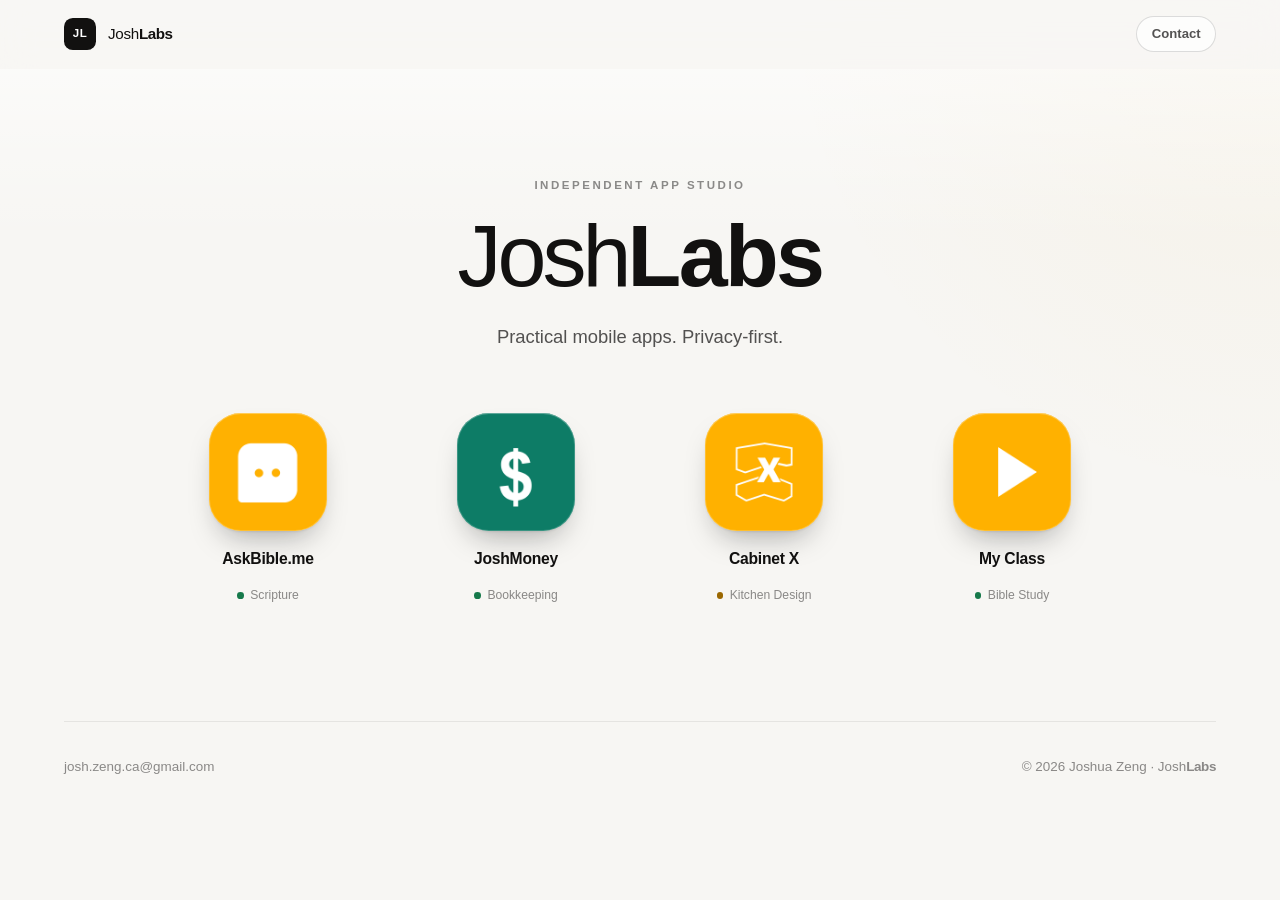
<file: index.html>
<!DOCTYPE html>
<html lang="zh-Hans">
  <head>
    <meta charset="utf-8" />
    <meta name="viewport" content="width=device-width, initial-scale=1" />
    <title>JoshLabs — Independent App Studio</title>
    <meta
      name="description"
      content="JoshLabs — 独立移动应用品牌。AskBible.me、JoshMoney、Cabinet X、My Class。"
    />
    <meta property="og:title" content="JoshLabs — Independent App Studio" />
    <meta
      property="og:description"
      content="Practical mobile apps with privacy-first design. AskBible.me, JoshMoney, Cabinet X, and My Class."
    />
    <meta property="og:type" content="website" />
    <meta property="og:image" content="https://joshlabs.app/assets/icons/joshlabs.png" />
    <meta name="theme-color" content="#121110" />
    <link rel="manifest" href="/site.webmanifest" />
    <link rel="icon" href="/assets/icons/joshlabs.svg" type="image/svg+xml" />
    <link rel="icon" href="/assets/icons/joshlabs.png" type="image/png" sizes="512x512" />
    <link rel="apple-touch-icon" href="/assets/icons/joshlabs.png" sizes="512x512" />
    <link rel="stylesheet" href="assets/styles.css" />
  </head>
  <body>
    <header class="topbar" id="topbar">
      <div class="shell topbar__inner">
        <a class="brand" href="/">
          <span class="brand__mark" aria-hidden="true">JL</span>
          <span class="brand__name">Josh<span class="wordmark__labs">Labs</span></span>
        </a>
        <a class="topbar__contact" href="mailto:josh.zeng.ca@gmail.com">Contact</a>
      </div>
    </header>

    <main>
      <section class="lead shell">
        <p class="lead__eyebrow">Independent App Studio</p>
        <h1 class="lead__title">Josh<span class="wordmark__labs">Labs</span></h1>
        <p class="lead__tagline">Practical mobile apps. Privacy-first.</p>
      </section>

      <section class="apps shell" aria-label="Apps by JoshLabs">
        <div class="apps__grid">
          <a
            class="app-tile"
            data-app="askbible"
            data-status="live"
            href="https://askbible.me"
            target="_blank"
            rel="noopener noreferrer"
          >
            <span class="app-tile__icon">
              <img src="assets/icons/askbible.png" alt="AskBible.me" width="120" height="120" />
            </span>
            <span class="app-tile__name">AskBible.me</span>
            <span class="app-tile__meta"><span class="app-tile__dot"></span>Scripture</span>
          </a>

          <a class="app-tile" data-app="joshmoney" data-status="live" href="/joshmoney/">
            <span class="app-tile__icon">
              <img src="assets/icons/joshmoney.png" alt="JoshMoney" width="120" height="120" />
            </span>
            <span class="app-tile__name">JoshMoney</span>
            <span class="app-tile__meta"><span class="app-tile__dot"></span>Bookkeeping</span>
          </a>

          <a class="app-tile" data-app="cabinet-x" data-status="review" href="/cabinet-x/">
            <span class="app-tile__icon">
              <img src="assets/icons/cabinet-x.png" alt="Cabinet X" width="120" height="120" />
            </span>
            <span class="app-tile__name">Cabinet X</span>
            <span class="app-tile__meta"><span class="app-tile__dot"></span>Kitchen Design</span>
          </a>

          <a class="app-tile" data-app="my-class" data-status="live" href="/my-class/">
            <span class="app-tile__icon">
              <img src="assets/icons/my-class.png" alt="My Class" width="120" height="120" />
            </span>
            <span class="app-tile__name">My Class</span>
            <span class="app-tile__meta"><span class="app-tile__dot"></span>Bible Study</span>
          </a>
        </div>
      </section>
    </main>

    <footer class="shell site-footer">
      <p><a href="mailto:josh.zeng.ca@gmail.com">josh.zeng.ca@gmail.com</a></p>
      <p>© <span id="year"></span> Joshua Zeng · Josh<span class="wordmark__labs">Labs</span></p>
    </footer>

    <script>
      document.getElementById("year").textContent = new Date().getFullYear();

      const topbar = document.getElementById("topbar");
      const toggleTopbar = () => {
        topbar.classList.toggle("is-scrolled", window.scrollY > 8);
      };
      toggleTopbar();
      window.addEventListener("scroll", toggleTopbar, { passive: true });
    </script>
  </body>
</html>
</file>
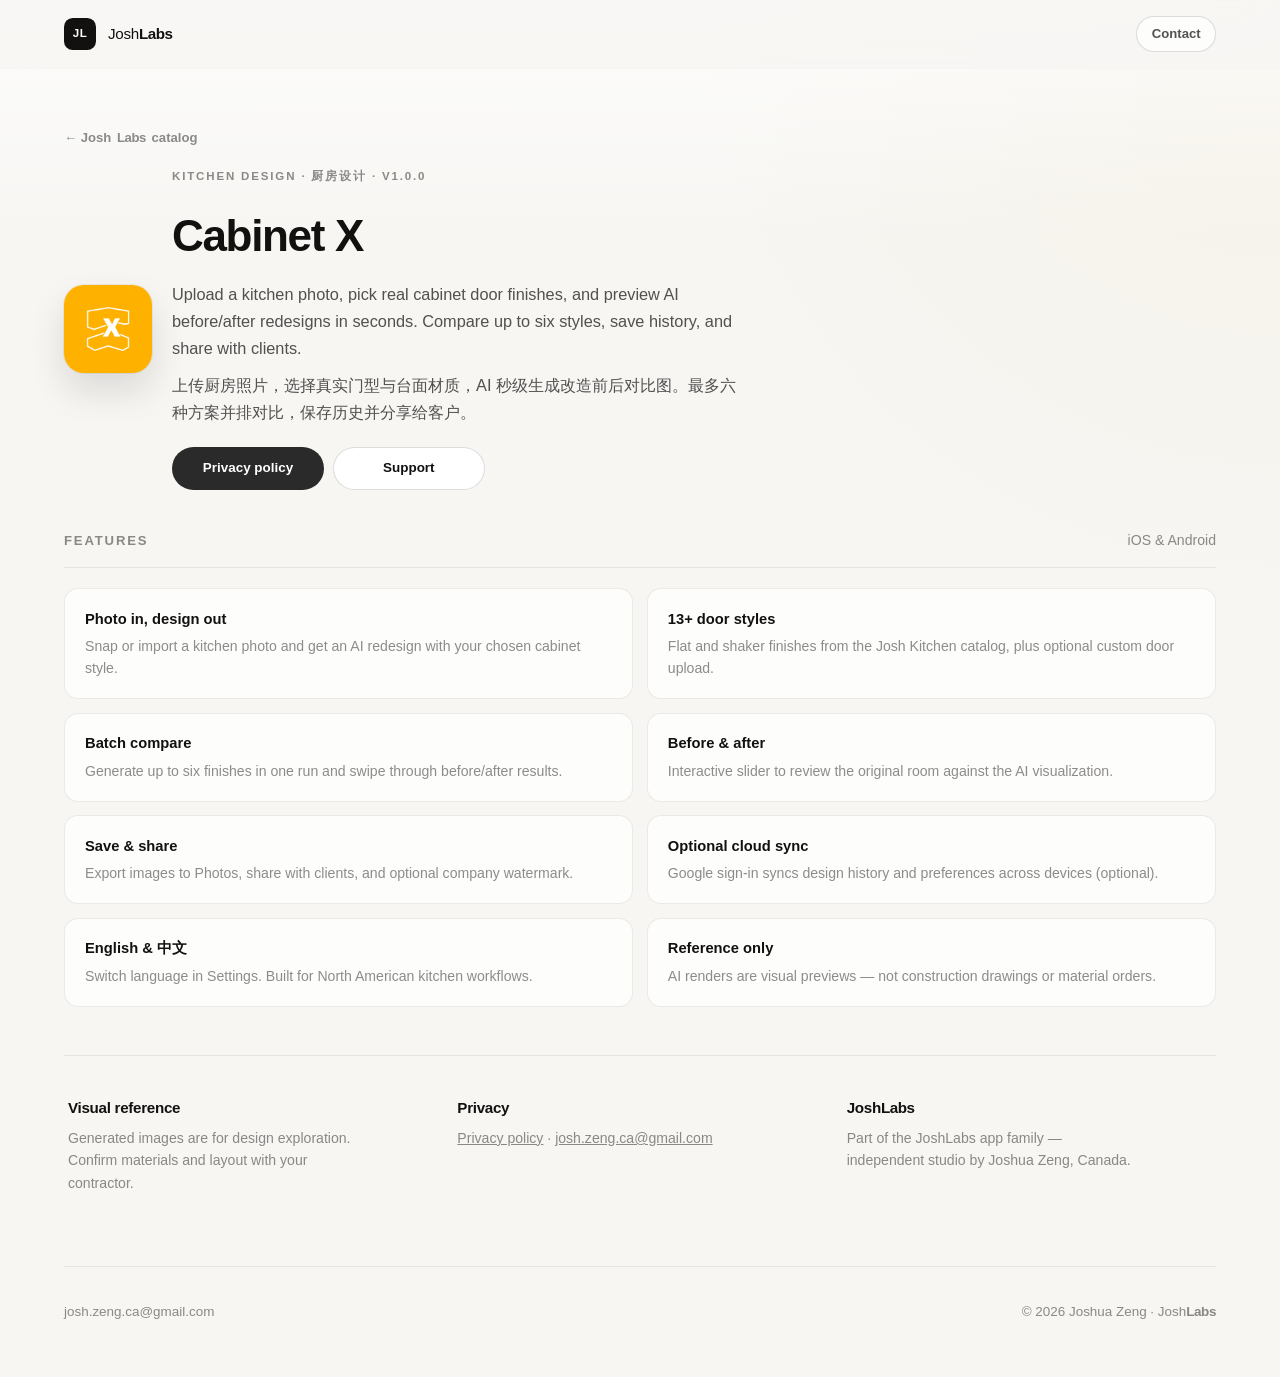
<file: cabinet-x/index.html>
<!DOCTYPE html>
<html lang="en">
  <head>
    <meta charset="utf-8" />
    <meta name="viewport" content="width=device-width, initial-scale=1" />
    <title>Cabinet X — AI Kitchen Design · JoshLabs</title>
    <meta
      name="description"
      content="Cabinet X — upload a kitchen photo, choose cabinet door styles, and preview AI before/after redesigns. For homeowners and kitchen pros."
    />
    <meta name="theme-color" content="#121110" />
    <link rel="manifest" href="/site.webmanifest" />
    <link rel="icon" href="/assets/icons/joshlabs.svg" type="image/svg+xml" />
    <link rel="icon" href="/assets/icons/joshlabs.png" type="image/png" sizes="512x512" />
    <link rel="apple-touch-icon" href="/assets/icons/joshlabs.png" sizes="512x512" />
    <link rel="stylesheet" href="../assets/styles.css" />
    <link rel="canonical" href="https://joshlabs.app/cabinet-x/" />
  </head>
  <body>
    <header class="topbar" id="topbar">
      <div class="shell topbar__inner">
        <a class="brand" href="/">
          <span class="brand__mark" aria-hidden="true">JL</span>
          <span class="brand__name">Josh<span class="wordmark__labs">Labs</span></span>
        </a>
        <a class="topbar__contact" href="mailto:josh.zeng.ca@gmail.com">Contact</a>
      </div>
    </header>

    <main>
      <section class="page-hero page-hero--cabinet-x shell">
        <a class="page-hero__back" href="/">← Josh<span class="wordmark__labs">Labs</span> catalog</a>
        <div class="page-hero__row">
          <img
            class="page-hero__icon"
            src="../assets/icons/cabinet-x.png"
            alt=""
            width="88"
            height="88"
          />
          <div>
            <p class="hero__eyebrow">Kitchen Design · 厨房设计 · v1.0.0</p>
            <h1>Cabinet X</h1>
            <p class="page-hero__tagline">
              Upload a kitchen photo, pick real cabinet door finishes, and preview AI before/after
              redesigns in seconds. Compare up to six styles, save history, and share with clients.
            </p>
            <p class="page-hero__tagline">
              上传厨房照片，选择真实门型与台面材质，AI 秒级生成改造前后对比图。最多六种方案并排对比，保存历史并分享给客户。
            </p>
            <div class="page-hero__actions">
              <a class="btn btn--solid" href="/cabinet-x/privacy/">Privacy policy</a>
              <a class="btn btn--outline" href="mailto:josh.zeng.ca@gmail.com">Support</a>
            </div>
          </div>
        </div>
      </section>

      <section class="shell" aria-label="Cabinet X features">
        <div class="section-head">
          <h2>Features</h2>
          <p>iOS &amp; Android</p>
        </div>
        <div class="feature-grid">
          <article class="feature-card">
            <h3>Photo in, design out</h3>
            <p>Snap or import a kitchen photo and get an AI redesign with your chosen cabinet style.</p>
          </article>
          <article class="feature-card">
            <h3>13+ door styles</h3>
            <p>Flat and shaker finishes from the Josh Kitchen catalog, plus optional custom door upload.</p>
          </article>
          <article class="feature-card">
            <h3>Batch compare</h3>
            <p>Generate up to six finishes in one run and swipe through before/after results.</p>
          </article>
          <article class="feature-card">
            <h3>Before &amp; after</h3>
            <p>Interactive slider to review the original room against the AI visualization.</p>
          </article>
          <article class="feature-card">
            <h3>Save &amp; share</h3>
            <p>Export images to Photos, share with clients, and optional company watermark.</p>
          </article>
          <article class="feature-card">
            <h3>Optional cloud sync</h3>
            <p>Google sign-in syncs design history and preferences across devices (optional).</p>
          </article>
          <article class="feature-card">
            <h3>English &amp; 中文</h3>
            <p>Switch language in Settings. Built for North American kitchen workflows.</p>
          </article>
          <article class="feature-card">
            <h3>Reference only</h3>
            <p>AI renders are visual previews — not construction drawings or material orders.</p>
          </article>
        </div>
      </section>

      <section class="shell principles" aria-label="Disclaimers">
        <article class="principle">
          <h3>Visual reference</h3>
          <p>Generated images are for design exploration. Confirm materials and layout with your contractor.</p>
        </article>
        <article class="principle">
          <h3>Privacy</h3>
          <p>
            <a href="/cabinet-x/privacy/">Privacy policy</a> ·
            <a href="mailto:josh.zeng.ca@gmail.com">josh.zeng.ca@gmail.com</a>
          </p>
        </article>
        <article class="principle">
          <h3>Josh<span class="wordmark__labs">Labs</span></h3>
          <p>Part of the JoshLabs app family — independent studio by Joshua Zeng, Canada.</p>
        </article>
      </section>
    </main>

    <footer class="shell site-footer">
      <p><a href="mailto:josh.zeng.ca@gmail.com">josh.zeng.ca@gmail.com</a></p>
      <p>© <span id="year"></span> Joshua Zeng · <a href="/">Josh<span class="wordmark__labs">Labs</span></a></p>
    </footer>

    <script>
      document.getElementById("year").textContent = new Date().getFullYear();
      const topbar = document.getElementById("topbar");
      const toggleTopbar = () => topbar.classList.toggle("is-scrolled", window.scrollY > 8);
      toggleTopbar();
      window.addEventListener("scroll", toggleTopbar, { passive: true });
    </script>
  </body>
</html>
</file>
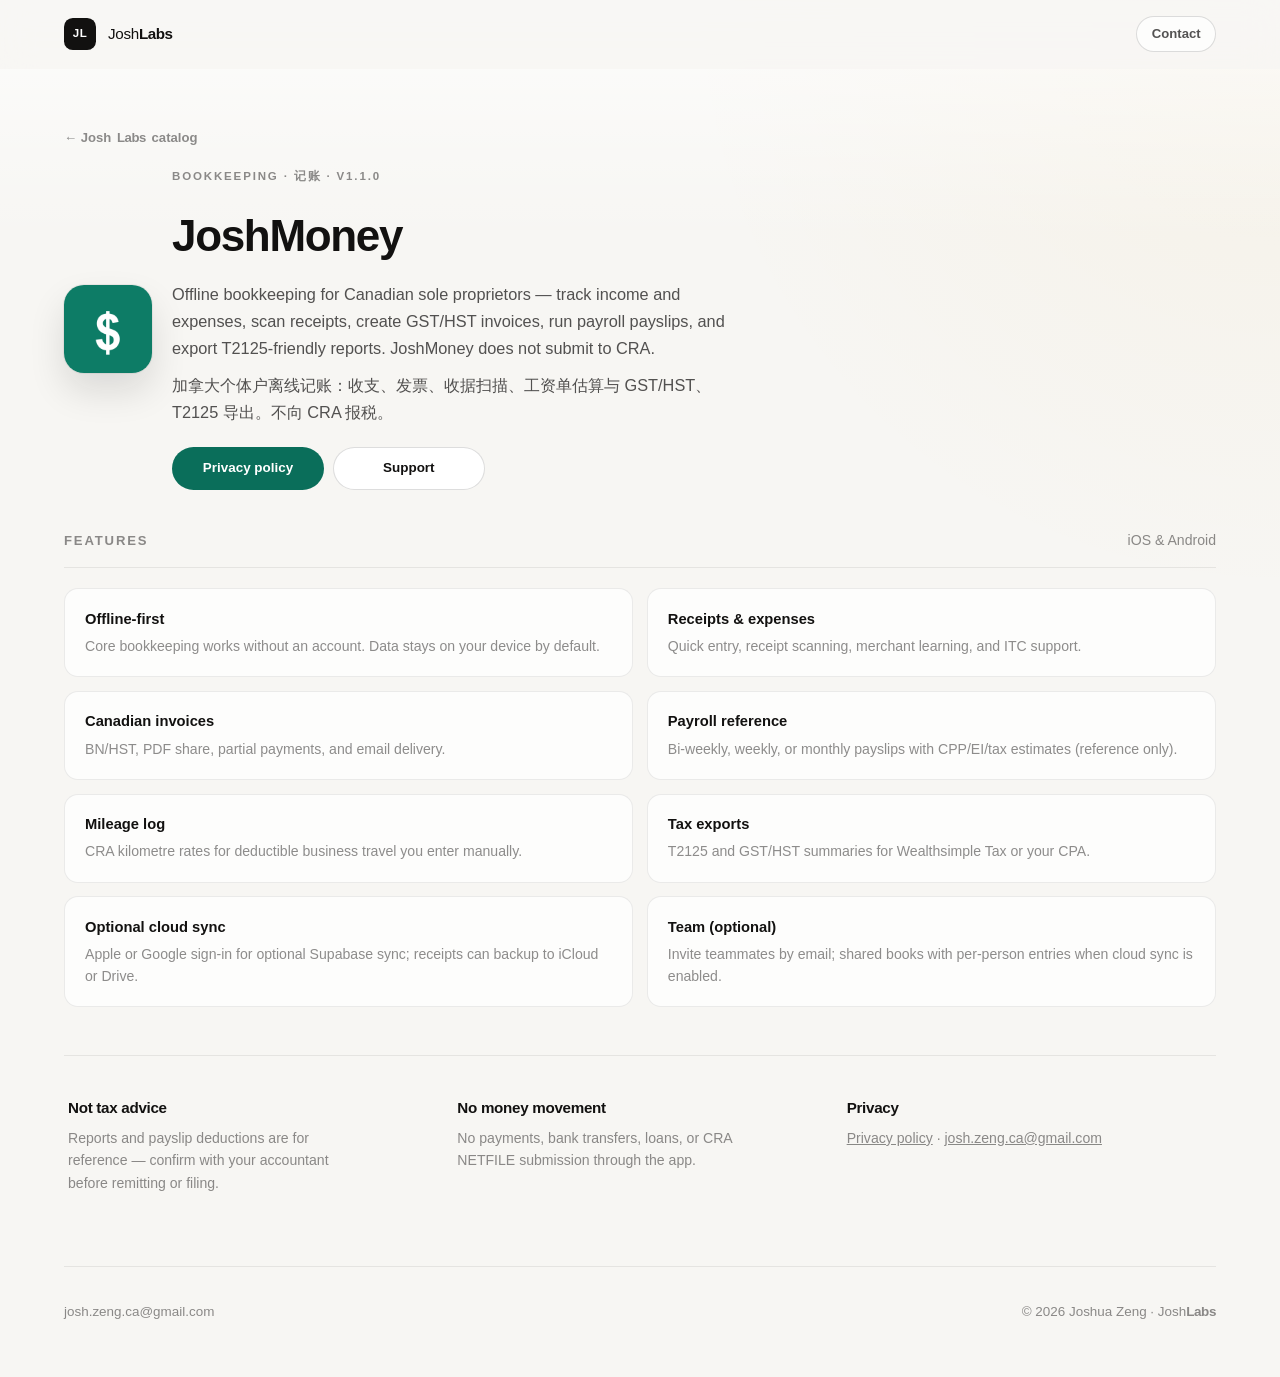
<file: joshmoney/index.html>
<!DOCTYPE html>
<html lang="en">
  <head>
    <meta charset="utf-8" />
    <meta name="viewport" content="width=device-width, initial-scale=1" />
    <title>JoshMoney — Canadian Bookkeeping App · JoshLabs</title>
    <meta
      name="description"
      content="JoshMoney — offline bookkeeping for Canadian sole proprietors. Expenses, invoices, receipts, mileage, GST/HST and T2125 exports."
    />
    <meta name="theme-color" content="#121110" />
    <link rel="manifest" href="/site.webmanifest" />
    <link rel="icon" href="/assets/icons/joshlabs.svg" type="image/svg+xml" />
    <link rel="icon" href="/assets/icons/joshlabs.png" type="image/png" sizes="512x512" />
    <link rel="apple-touch-icon" href="/assets/icons/joshlabs.png" sizes="512x512" />
    <link rel="stylesheet" href="../assets/styles.css" />
    <link rel="canonical" href="https://joshlabs.app/joshmoney/" />
  </head>
  <body>
    <header class="topbar" id="topbar">
      <div class="shell topbar__inner">
        <a class="brand" href="/">
          <span class="brand__mark" aria-hidden="true">JL</span>
          <span class="brand__name">Josh<span class="wordmark__labs">Labs</span></span>
        </a>
        <a class="topbar__contact" href="mailto:josh.zeng.ca@gmail.com">Contact</a>
      </div>
    </header>

    <main>
      <section class="page-hero page-hero--joshmoney shell">
        <a class="page-hero__back" href="/">← Josh<span class="wordmark__labs">Labs</span> catalog</a>
        <div class="page-hero__row">
          <img
            class="page-hero__icon"
            src="../assets/icons/joshmoney.png"
            alt=""
            width="88"
            height="88"
          />
          <div>
            <p class="hero__eyebrow">Bookkeeping · 记账 · v1.1.0</p>
            <h1>JoshMoney</h1>
            <p class="page-hero__tagline">
              Offline bookkeeping for Canadian sole proprietors — track income and expenses, scan receipts,
              create GST/HST invoices, run payroll payslips, and export T2125-friendly reports. JoshMoney does
              not submit to CRA.
            </p>
            <p class="page-hero__tagline">
              加拿大个体户离线记账：收支、发票、收据扫描、工资单估算与 GST/HST、T2125 导出。不向 CRA 报税。
            </p>
            <div class="page-hero__actions">
              <a class="btn btn--solid" href="/joshmoney/privacy/">Privacy policy</a>
              <a class="btn btn--outline" href="mailto:josh.zeng.ca@gmail.com">Support</a>
            </div>
          </div>
        </div>
      </section>

      <section class="shell" aria-label="JoshMoney features">
        <div class="section-head">
          <h2>Features</h2>
          <p>iOS &amp; Android</p>
        </div>
        <div class="feature-grid">
          <article class="feature-card">
            <h3>Offline-first</h3>
            <p>Core bookkeeping works without an account. Data stays on your device by default.</p>
          </article>
          <article class="feature-card">
            <h3>Receipts &amp; expenses</h3>
            <p>Quick entry, receipt scanning, merchant learning, and ITC support.</p>
          </article>
          <article class="feature-card">
            <h3>Canadian invoices</h3>
            <p>BN/HST, PDF share, partial payments, and email delivery.</p>
          </article>
          <article class="feature-card">
            <h3>Payroll reference</h3>
            <p>Bi-weekly, weekly, or monthly payslips with CPP/EI/tax estimates (reference only).</p>
          </article>
          <article class="feature-card">
            <h3>Mileage log</h3>
            <p>CRA kilometre rates for deductible business travel you enter manually.</p>
          </article>
          <article class="feature-card">
            <h3>Tax exports</h3>
            <p>T2125 and GST/HST summaries for Wealthsimple Tax or your CPA.</p>
          </article>
          <article class="feature-card">
            <h3>Optional cloud sync</h3>
            <p>Apple or Google sign-in for optional Supabase sync; receipts can backup to iCloud or Drive.</p>
          </article>
          <article class="feature-card">
            <h3>Team (optional)</h3>
            <p>Invite teammates by email; shared books with per-person entries when cloud sync is enabled.</p>
          </article>
        </div>
      </section>

      <section class="shell principles" aria-label="Disclaimers">
        <article class="principle">
          <h3>Not tax advice</h3>
          <p>Reports and payslip deductions are for reference — confirm with your accountant before remitting or filing.</p>
        </article>
        <article class="principle">
          <h3>No money movement</h3>
          <p>No payments, bank transfers, loans, or CRA NETFILE submission through the app.</p>
        </article>
        <article class="principle">
          <h3>Privacy</h3>
          <p>
            <a href="/joshmoney/privacy/">Privacy policy</a> ·
            <a href="mailto:josh.zeng.ca@gmail.com">josh.zeng.ca@gmail.com</a>
          </p>
        </article>
      </section>
    </main>

    <footer class="shell site-footer">
      <p><a href="mailto:josh.zeng.ca@gmail.com">josh.zeng.ca@gmail.com</a></p>
      <p>© <span id="year"></span> Joshua Zeng · <a href="/">Josh<span class="wordmark__labs">Labs</span></a></p>
    </footer>

    <script>
      document.getElementById("year").textContent = new Date().getFullYear();
      const topbar = document.getElementById("topbar");
      const toggleTopbar = () => topbar.classList.toggle("is-scrolled", window.scrollY > 8);
      toggleTopbar();
      window.addEventListener("scroll", toggleTopbar, { passive: true });
    </script>
  </body>
</html>
</file>
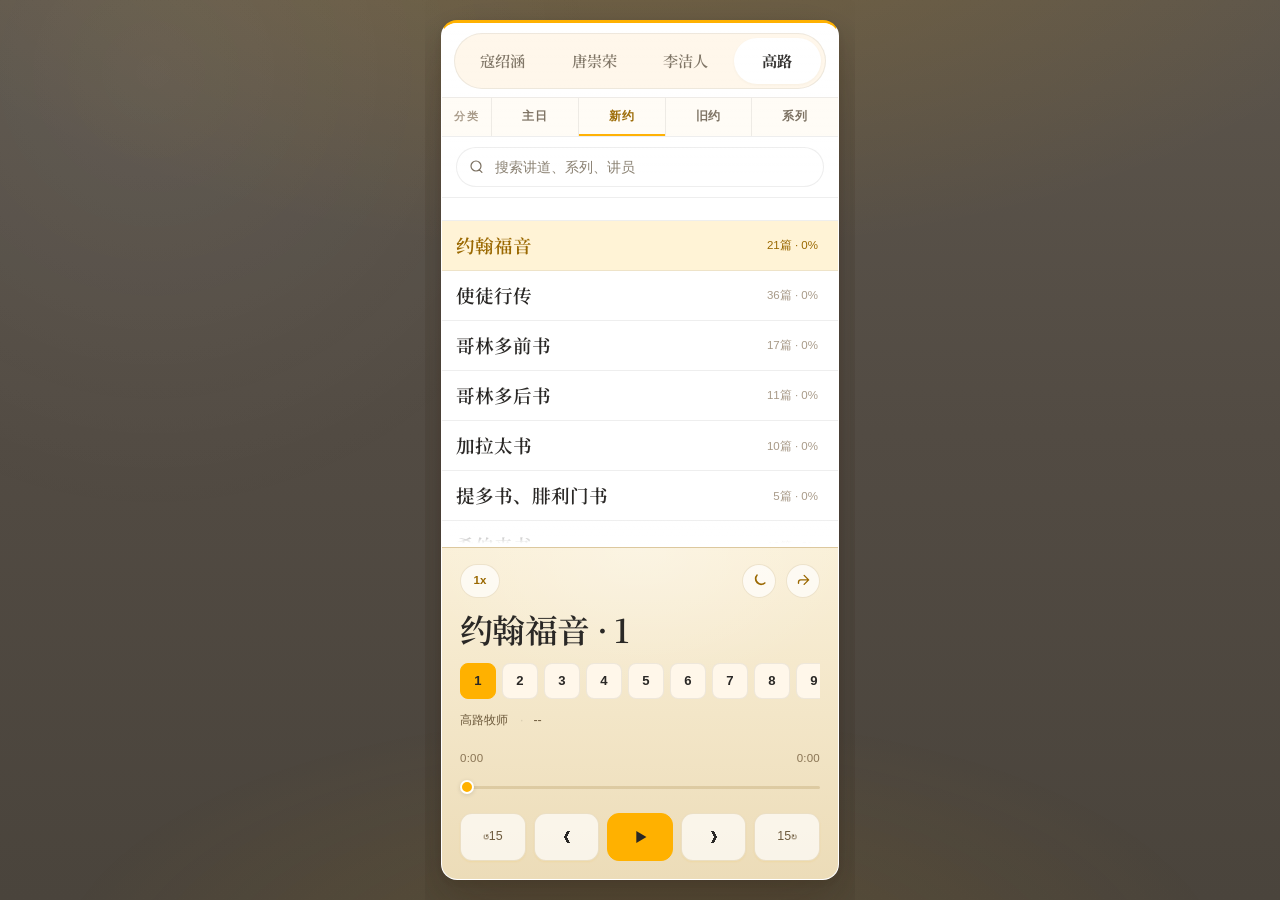
<file: my-class/index.html>
<!DOCTYPE html>
<html lang="zh-CN">
  <head>
    <meta charset="UTF-8" />
    <meta name="viewport" content="width=device-width, initial-scale=1.0, viewport-fit=cover" />
    <meta name="theme-color" content="#FFB100" />
    <script>
      (function () {
        var key = 'sermon-theme-v1';
        var stored = localStorage.getItem(key);
        var dark =
          stored === 'dark' ||
          (stored !== 'light' && window.matchMedia('(prefers-color-scheme: dark)').matches);
        document.documentElement.setAttribute('data-theme', dark ? 'dark' : 'light');
        document.documentElement.dataset.themeMode = stored === 'light' || stored === 'dark' ? stored : 'system';
      })();
    </script>
    <meta name="apple-mobile-web-app-capable" content="yes" />
    <meta name="apple-mobile-web-app-status-bar-style" content="default" />
    <meta name="apple-mobile-web-app-title" content="My Class" />
    <meta name="mobile-web-app-capable" content="yes" />
    <meta name="app-base" content="/my-class" />
    <title>讲道集</title>
    <link rel="manifest" href="/my-class/icons/manifest.webmanifest" />
    <link rel="icon" href="/my-class/icons/icon-192.png" type="image/png" />
    <link rel="apple-touch-icon" href="/my-class/icons/apple-touch-icon.png" />
    <link rel="preconnect" href="https://fonts.googleapis.com" />
    <link rel="preconnect" href="https://fonts.gstatic.com" crossorigin />
    <link
      href="https://fonts.googleapis.com/css2?family=Noto+Serif+SC:wght@400;600;700&display=swap"
      rel="stylesheet"
    />
    <link rel="stylesheet" href="/my-class/styles.css" />
    <script type="module" src="/my-class/theme.js"></script>
  </head>
  <body>
    <div id="install-guide" class="install-banner" hidden aria-hidden="true" role="region" aria-labelledby="install-guide-title">
      <div class="install-banner-icon" aria-hidden="true">
        <img src="/my-class/icons/icon-192.png" width="40" height="40" alt="" />
      </div>
      <div class="install-banner-copy">
        <strong id="install-guide-title" class="install-banner-title">添加到主屏幕</strong>
        <p id="install-guide-lead" class="install-banner-lead"></p>
        <ol id="install-guide-steps" class="install-banner-steps" hidden></ol>
      </div>
      <div class="install-banner-actions">
        <button id="install-guide-primary" class="install-banner-button" type="button" hidden>添加</button>
        <button id="install-guide-dismiss" class="install-banner-close" type="button" aria-label="关闭">×</button>
      </div>
    </div>

    <main class="page app-shell">
      <section class="app-card" aria-label="讲道集">
        <div class="page-scroll">
          <div class="catalog-nav" id="catalog-nav">
            <div class="catalog-nav-speakers">
              <div class="speaker-tabs" role="tablist" aria-label="讲员">
                <button
                  id="tab-speaker-kou"
                  class="speaker-tab"
                  type="button"
                  role="tab"
                  data-speaker="kou"
                  aria-controls="category-book-list"
                >
                  寇绍涵
                </button>
                <button
                  id="tab-speaker-tang"
                  class="speaker-tab"
                  type="button"
                  role="tab"
                  data-speaker="tang"
                  aria-controls="category-book-list"
                >
                  唐崇荣
                </button>
                <button
                  id="tab-speaker-jiuren"
                  class="speaker-tab"
                  type="button"
                  role="tab"
                  data-speaker="jiuren"
                  aria-controls="category-book-list"
                >
                  李洁人
                </button>
                <button
                  id="tab-speaker-gaolu"
                  class="speaker-tab"
                  type="button"
                  role="tab"
                  data-speaker="gaolu"
                  aria-controls="category-book-list"
                >
                  高路
                </button>
              </div>
            </div>
            <div class="catalog-nav-categories">
              <span class="catalog-nav-label" aria-hidden="true">分类</span>
              <div class="category-tabs" id="category-tabs" role="tablist" aria-label="分类">
                <button
                  id="tab-sunday"
                  class="category-tab"
                  type="button"
                  role="tab"
                  data-category="主日"
                  data-speakers="gaolu"
                  aria-controls="category-book-list"
                >
                  主日
                </button>
                <button
                  id="tab-new"
                  class="category-tab"
                  type="button"
                  role="tab"
                  data-category="新约"
                  aria-controls="category-book-list"
                >
                  新约
                </button>
                <button
                  id="tab-old"
                  class="category-tab"
                  type="button"
                  role="tab"
                  data-category="旧约"
                  aria-controls="category-book-list"
                >
                  旧约
                </button>
                <button
                  id="tab-other"
                  class="category-tab"
                  type="button"
                  role="tab"
                  data-category="系列"
                  aria-controls="category-book-list"
                >
                  系列
                </button>
              </div>
            </div>
          </div>
          <div class="catalog-search" role="search" aria-label="搜索讲道">
            <label class="catalog-search-field">
              <svg class="catalog-search-icon" viewBox="0 0 24 24" aria-hidden="true" focusable="false">
                <path
                  d="M10.5 18a7.5 7.5 0 1 1 0-15 7.5 7.5 0 0 1 0 15zm8.9 2.1-3.8-3.8"
                  fill="none"
                  stroke="currentColor"
                  stroke-width="1.8"
                  stroke-linecap="round"
                />
              </svg>
              <input
                id="catalog-search-input"
                class="catalog-search-input"
                type="search"
                enterkeyhint="search"
                placeholder="搜索讲道、系列、讲员"
                autocomplete="off"
                autocorrect="off"
                spellcheck="false"
              />
              <button
                id="catalog-search-clear"
                class="catalog-search-clear"
                type="button"
                hidden
                aria-label="清除搜索"
              >
                ×
              </button>
            </label>
          </div>
          <div id="sunday-filter-panel" class="sunday-filter-panel" hidden aria-label="主日筛选"></div>
          <div id="category-book-list" class="category-book-list" role="tabpanel" aria-label="书卷列表"></div>
        </div>

        <section class="hero-card player-section" aria-label="正在播放">
          <div class="hero-copy">
            <div class="hero-line">
              <button
                id="speed-button"
                class="icon-action-button speed-button"
                type="button"
                aria-label="调整播放速度"
                title="播放速度"
              >
                1x
              </button>
              <div class="hero-line-actions">
                <button
                  id="theme-toggle"
                  class="icon-action-button theme-toggle"
                  type="button"
                  aria-label="切换到深色模式"
                  title="切换外观"
                >
                  <svg class="theme-icon" viewBox="0 0 24 24" aria-hidden="true" focusable="false">
                    <path
                      d="M20 14.5A7.5 7.5 0 0 1 9.5 4 6 6 0 1 0 20 14.5z"
                      fill="none"
                      stroke="currentColor"
                      stroke-width="1.8"
                      stroke-linejoin="round"
                    />
                  </svg>
                </button>
                <button
                  id="share-button"
                  class="icon-action-button"
                  type="button"
                aria-label="分享讲道"
                title="分享讲道"
                >
                <svg viewBox="0 0 24 24" aria-hidden="true" focusable="false">
                  <path
                    d="M13.5 4.5l6 6-6 6M19.5 10.5H9a3 3 0 0 0-3 3v1.5"
                    fill="none"
                    stroke="currentColor"
                    stroke-width="1.8"
                    stroke-linecap="round"
                    stroke-linejoin="round"
                  />
                </svg>
              </button>
              </div>
            </div>
            <h2 id="track-title">未选择讲道</h2>
            <div class="track-panel" aria-label="当前系列">
              <div id="selected-book-tracks" class="track-pills" aria-label="章节列表"></div>
            </div>
            <div class="track-meta">
              <span id="track-book">等待播放</span>
              <span id="track-date">--</span>
            </div>
          </div>

          <div class="hero-progress">
            <div class="time-row">
              <span id="time-current">0:00</span>
              <span id="time-total">0:00</span>
            </div>
            <input
              id="progress-slider"
              class="progress-slider"
              type="range"
              min="0"
              max="1000"
              value="0"
              aria-label="播放进度"
            />
          </div>

          <div class="control-row" aria-label="播放控制">
            <button id="skip-back-button" class="control-button subtle" type="button" aria-label="后退十五秒">
              ↺15
            </button>
            <button id="prev-button" class="control-button" type="button" aria-label="上一篇">
              ❮
            </button>
            <button id="play-toggle" class="play-toggle" type="button" aria-label="播放或暂停">
              <svg class="play-toggle-icon play-toggle-icon--play" viewBox="0 0 24 24" aria-hidden="true" focusable="false">
                <path d="M8 5.5v13l11-6.5L8 5.5z" fill="currentColor" />
              </svg>
              <svg class="play-toggle-icon play-toggle-icon--pause" viewBox="0 0 24 24" aria-hidden="true" focusable="false">
                <path d="M7.5 6h3v12h-3V6zm6 0h3v12h-3V6z" fill="currentColor" />
              </svg>
            </button>
            <button id="next-button" class="control-button" type="button" aria-label="下一篇">
              ❯
            </button>
            <button id="skip-forward-button" class="control-button subtle" type="button" aria-label="前进十五秒">
              15↻
            </button>
          </div>

        </section>
      </section>
    </main>

    <audio id="audio" class="hidden-audio" preload="metadata" playsinline></audio>

    <div id="share-sheet" class="share-sheet" hidden aria-hidden="true">
      <button class="share-sheet-backdrop" type="button" data-action="close-share" aria-label="关闭"></button>
      <section class="share-sheet-panel" role="dialog" aria-labelledby="share-sheet-heading" aria-modal="true">
        <h2 id="share-sheet-heading" class="share-sheet-heading">分享讲道</h2>
        <p id="share-sheet-title" class="share-sheet-title"></p>
        <p id="share-sheet-lead" class="share-sheet-lead"></p>
        <div class="share-sheet-actions">
          <button class="share-sheet-button primary" type="button" data-action="share-mp3">
            分享 MP3 文件
          </button>
          <button class="share-sheet-button" type="button" data-action="download-mp3">
            下载 MP3
          </button>
          <button class="share-sheet-button" type="button" data-action="copy-mp3-link">
            复制 MP3 链接
          </button>
          <button class="share-sheet-button ghost" type="button" data-action="copy-page-link">
            复制播放页链接
          </button>
        </div>
        <p id="share-sheet-status" class="share-sheet-status" aria-live="polite"></p>
      </section>
    </div>

    <script type="module" src="/my-class/install.js"></script>
    <script type="module" src="/my-class/app.js"></script>
  </body>
</html>
</file>
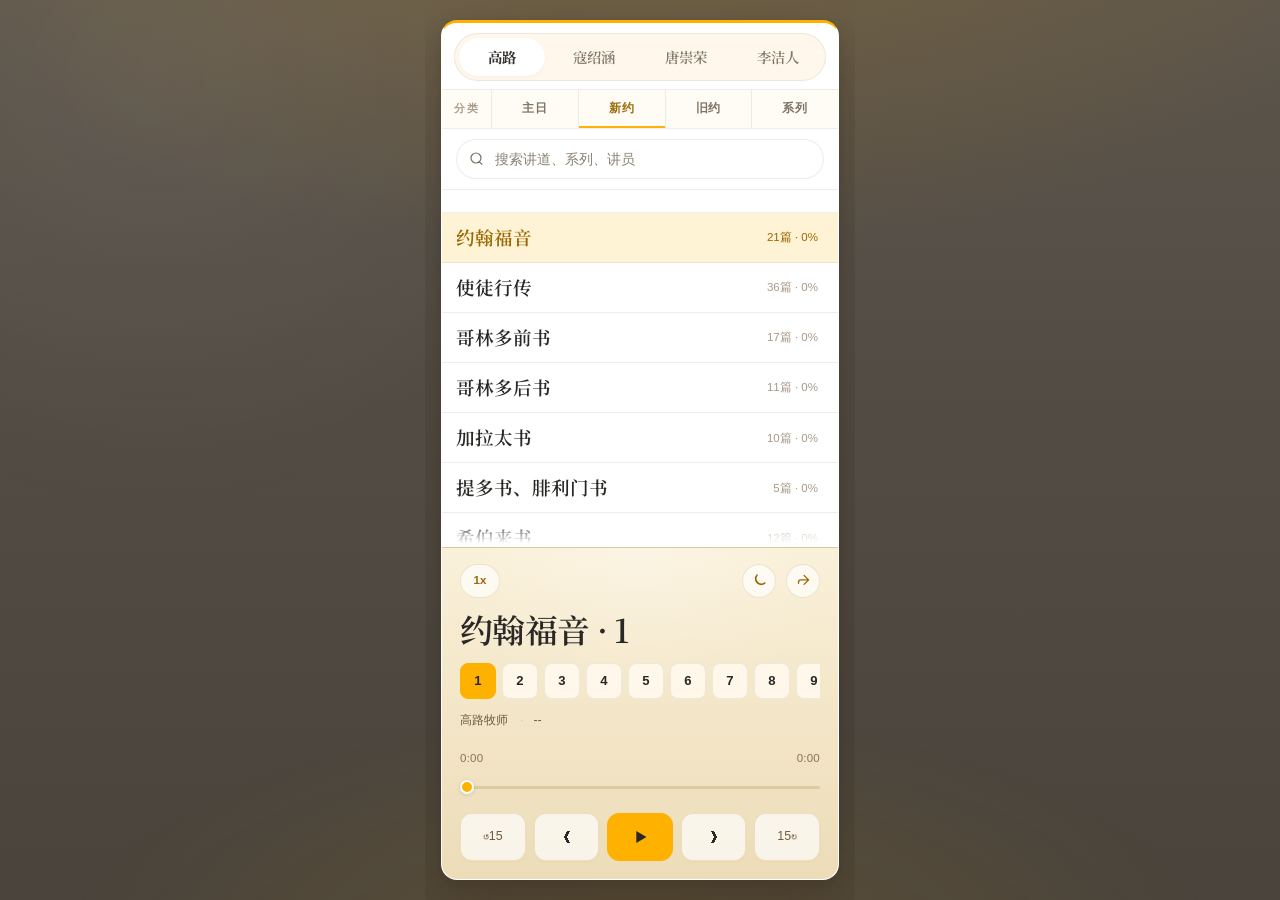
<file: myclass/index.html>
<!DOCTYPE html>
<html lang="zh-CN">
  <head>
    <meta charset="UTF-8" />
    <meta name="viewport" content="width=device-width, initial-scale=1.0, viewport-fit=cover" />
    <meta name="theme-color" content="#FFB100" />
    <script>
      (function () {
        var key = 'sermon-theme-v1';
        var stored = localStorage.getItem(key);
        var dark =
          stored === 'dark' ||
          (stored !== 'light' && window.matchMedia('(prefers-color-scheme: dark)').matches);
        document.documentElement.setAttribute('data-theme', dark ? 'dark' : 'light');
        document.documentElement.dataset.themeMode = stored === 'light' || stored === 'dark' ? stored : 'system';
      })();
    </script>
    <meta name="apple-mobile-web-app-capable" content="yes" />
    <meta name="apple-mobile-web-app-status-bar-style" content="default" />
    <meta name="apple-mobile-web-app-title" content="讲道集" />
    <meta name="mobile-web-app-capable" content="yes" />
    <meta name="app-base" content="/myclass" />
    <title>讲道集</title>
    <link rel="manifest" href="/myclass/icons/manifest.webmanifest" />
    <link rel="icon" href="/myclass/icons/icon-192.png" type="image/png" />
    <link rel="apple-touch-icon" href="/myclass/icons/apple-touch-icon.png" />
    <link rel="preconnect" href="https://fonts.googleapis.com" />
    <link rel="preconnect" href="https://fonts.gstatic.com" crossorigin />
    <link
      href="https://fonts.googleapis.com/css2?family=Noto+Serif+SC:wght@400;600;700&display=swap"
      rel="stylesheet"
    />
    <link rel="stylesheet" href="/myclass/styles.css" />
    <script type="module" src="/myclass/theme.js"></script>
  </head>
  <body>
    <div id="install-guide" class="install-banner" hidden aria-hidden="true" role="region" aria-labelledby="install-guide-title">
      <div class="install-banner-icon" aria-hidden="true">
        <img src="/myclass/icons/icon-192.png" width="40" height="40" alt="" />
      </div>
      <div class="install-banner-copy">
        <strong id="install-guide-title" class="install-banner-title">添加到主屏幕</strong>
        <p id="install-guide-lead" class="install-banner-lead"></p>
        <ol id="install-guide-steps" class="install-banner-steps" hidden></ol>
      </div>
      <div class="install-banner-actions">
        <button id="install-guide-primary" class="install-banner-button" type="button" hidden>添加</button>
        <button id="install-guide-dismiss" class="install-banner-close" type="button" aria-label="关闭">×</button>
      </div>
    </div>

    <main class="page app-shell">
      <section class="app-card" aria-label="讲道集">
        <div class="page-scroll">
          <div class="catalog-nav" id="catalog-nav">
            <div class="catalog-nav-speakers">
              <div class="speaker-tabs" role="tablist" aria-label="讲员">
                <button
                  id="tab-speaker-gaolu"
                  class="speaker-tab"
                  type="button"
                  role="tab"
                  data-speaker="gaolu"
                  aria-controls="category-book-list"
                >
                  高路
                </button>
                <button
                  id="tab-speaker-kou"
                  class="speaker-tab"
                  type="button"
                  role="tab"
                  data-speaker="kou"
                  aria-controls="category-book-list"
                >
                  寇绍涵
                </button>
                <button
                  id="tab-speaker-tang"
                  class="speaker-tab"
                  type="button"
                  role="tab"
                  data-speaker="tang"
                  aria-controls="category-book-list"
                >
                  唐崇荣
                </button>
                <button
                  id="tab-speaker-jiuren"
                  class="speaker-tab"
                  type="button"
                  role="tab"
                  data-speaker="jiuren"
                  aria-controls="category-book-list"
                >
                  李洁人
                </button>
              </div>
            </div>
            <div class="catalog-nav-categories">
              <span class="catalog-nav-label" aria-hidden="true">分类</span>
              <div class="category-tabs" id="category-tabs" role="tablist" aria-label="分类">
                <button
                  id="tab-sunday"
                  class="category-tab"
                  type="button"
                  role="tab"
                  data-category="主日"
                  data-speakers="gaolu"
                  aria-controls="category-book-list"
                >
                  主日
                </button>
                <button
                  id="tab-new"
                  class="category-tab"
                  type="button"
                  role="tab"
                  data-category="新约"
                  aria-controls="category-book-list"
                >
                  新约
                </button>
                <button
                  id="tab-old"
                  class="category-tab"
                  type="button"
                  role="tab"
                  data-category="旧约"
                  aria-controls="category-book-list"
                >
                  旧约
                </button>
                <button
                  id="tab-other"
                  class="category-tab"
                  type="button"
                  role="tab"
                  data-category="系列"
                  aria-controls="category-book-list"
                >
                  系列
                </button>
              </div>
            </div>
          </div>
          <div class="catalog-search" role="search" aria-label="搜索讲道">
            <label class="catalog-search-field">
              <svg class="catalog-search-icon" viewBox="0 0 24 24" aria-hidden="true" focusable="false">
                <path
                  d="M10.5 18a7.5 7.5 0 1 1 0-15 7.5 7.5 0 0 1 0 15zm8.9 2.1-3.8-3.8"
                  fill="none"
                  stroke="currentColor"
                  stroke-width="1.8"
                  stroke-linecap="round"
                />
              </svg>
              <input
                id="catalog-search-input"
                class="catalog-search-input"
                type="search"
                enterkeyhint="search"
                placeholder="搜索讲道、系列、讲员"
                autocomplete="off"
                autocorrect="off"
                spellcheck="false"
              />
              <button
                id="catalog-search-clear"
                class="catalog-search-clear"
                type="button"
                hidden
                aria-label="清除搜索"
              >
                ×
              </button>
            </label>
          </div>
          <div id="sunday-filter-panel" class="sunday-filter-panel" hidden aria-label="主日筛选"></div>
          <div id="category-book-list" class="category-book-list" role="tabpanel" aria-label="书卷列表"></div>
        </div>

        <section class="hero-card player-section" aria-label="正在播放">
          <div class="hero-copy">
            <div class="hero-line">
              <button
                id="speed-button"
                class="icon-action-button speed-button"
                type="button"
                aria-label="调整播放速度"
                title="播放速度"
              >
                1x
              </button>
              <div class="hero-line-actions">
                <button
                  id="theme-toggle"
                  class="icon-action-button theme-toggle"
                  type="button"
                  aria-label="切换到深色模式"
                  title="切换外观"
                >
                  <svg class="theme-icon" viewBox="0 0 24 24" aria-hidden="true" focusable="false">
                    <path
                      d="M20 14.5A7.5 7.5 0 0 1 9.5 4 6 6 0 1 0 20 14.5z"
                      fill="none"
                      stroke="currentColor"
                      stroke-width="1.8"
                      stroke-linejoin="round"
                    />
                  </svg>
                </button>
                <button
                  id="share-button"
                  class="icon-action-button"
                  type="button"
                aria-label="分享讲道"
                title="分享讲道"
                >
                <svg viewBox="0 0 24 24" aria-hidden="true" focusable="false">
                  <path
                    d="M13.5 4.5l6 6-6 6M19.5 10.5H9a3 3 0 0 0-3 3v1.5"
                    fill="none"
                    stroke="currentColor"
                    stroke-width="1.8"
                    stroke-linecap="round"
                    stroke-linejoin="round"
                  />
                </svg>
              </button>
              </div>
            </div>
            <h2 id="track-title">未选择讲道</h2>
            <div class="track-panel" aria-label="当前系列">
              <div id="selected-book-tracks" class="track-pills" aria-label="章节列表"></div>
            </div>
            <div class="track-meta">
              <span id="track-book">等待播放</span>
              <span id="track-date">--</span>
            </div>
          </div>

          <div class="hero-progress">
            <div class="time-row">
              <span id="time-current">0:00</span>
              <span id="time-total">0:00</span>
            </div>
            <input
              id="progress-slider"
              class="progress-slider"
              type="range"
              min="0"
              max="1000"
              value="0"
              aria-label="播放进度"
            />
          </div>

          <div class="control-row" aria-label="播放控制">
            <button id="skip-back-button" class="control-button subtle" type="button" aria-label="后退十五秒">
              ↺15
            </button>
            <button id="prev-button" class="control-button" type="button" aria-label="上一篇">
              ❮
            </button>
            <button id="play-toggle" class="play-toggle" type="button" aria-label="播放或暂停">
              <svg class="play-toggle-icon play-toggle-icon--play" viewBox="0 0 24 24" aria-hidden="true" focusable="false">
                <path d="M8 5.5v13l11-6.5L8 5.5z" fill="currentColor" />
              </svg>
              <svg class="play-toggle-icon play-toggle-icon--pause" viewBox="0 0 24 24" aria-hidden="true" focusable="false">
                <path d="M7.5 6h3v12h-3V6zm6 0h3v12h-3V6z" fill="currentColor" />
              </svg>
            </button>
            <button id="next-button" class="control-button" type="button" aria-label="下一篇">
              ❯
            </button>
            <button id="skip-forward-button" class="control-button subtle" type="button" aria-label="前进十五秒">
              15↻
            </button>
          </div>

        </section>
      </section>
    </main>

    <audio id="audio" class="hidden-audio" preload="metadata" playsinline></audio>

    <div id="share-sheet" class="share-sheet" hidden aria-hidden="true">
      <button class="share-sheet-backdrop" type="button" data-action="close-share" aria-label="关闭"></button>
      <section class="share-sheet-panel" role="dialog" aria-labelledby="share-sheet-heading" aria-modal="true">
        <h2 id="share-sheet-heading" class="share-sheet-heading">分享讲道</h2>
        <p id="share-sheet-title" class="share-sheet-title"></p>
        <p id="share-sheet-lead" class="share-sheet-lead"></p>
        <div class="share-sheet-actions">
          <button class="share-sheet-button primary" type="button" data-action="share-mp3">
            分享 MP3 文件
          </button>
          <button class="share-sheet-button" type="button" data-action="download-mp3">
            下载 MP3
          </button>
          <button class="share-sheet-button" type="button" data-action="copy-mp3-link">
            复制 MP3 链接
          </button>
          <button class="share-sheet-button ghost" type="button" data-action="copy-page-link">
            复制播放页链接
          </button>
        </div>
        <p id="share-sheet-status" class="share-sheet-status" aria-live="polite"></p>
      </section>
    </div>

    <script type="module" src="/myclass/install.js"></script>
    <script type="module" src="/myclass/app.js"></script>
  </body>
</html>
</file>
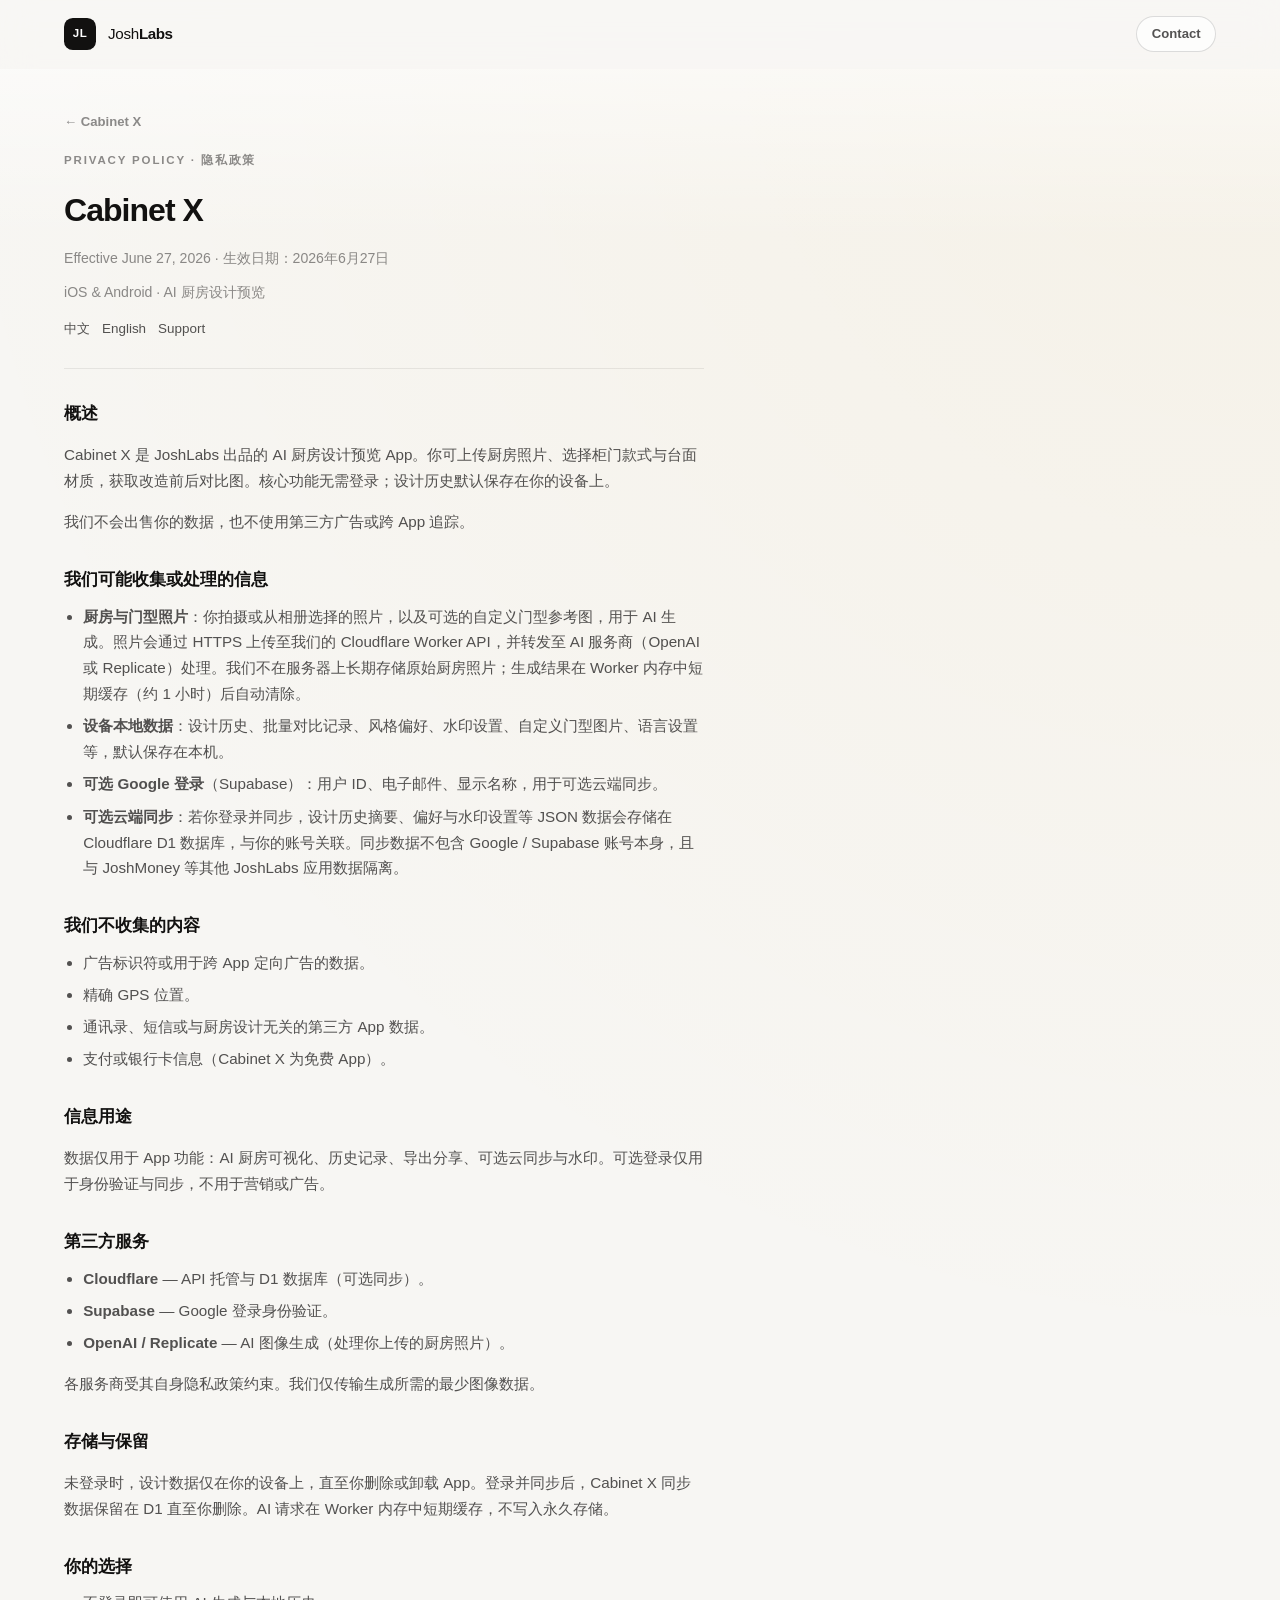
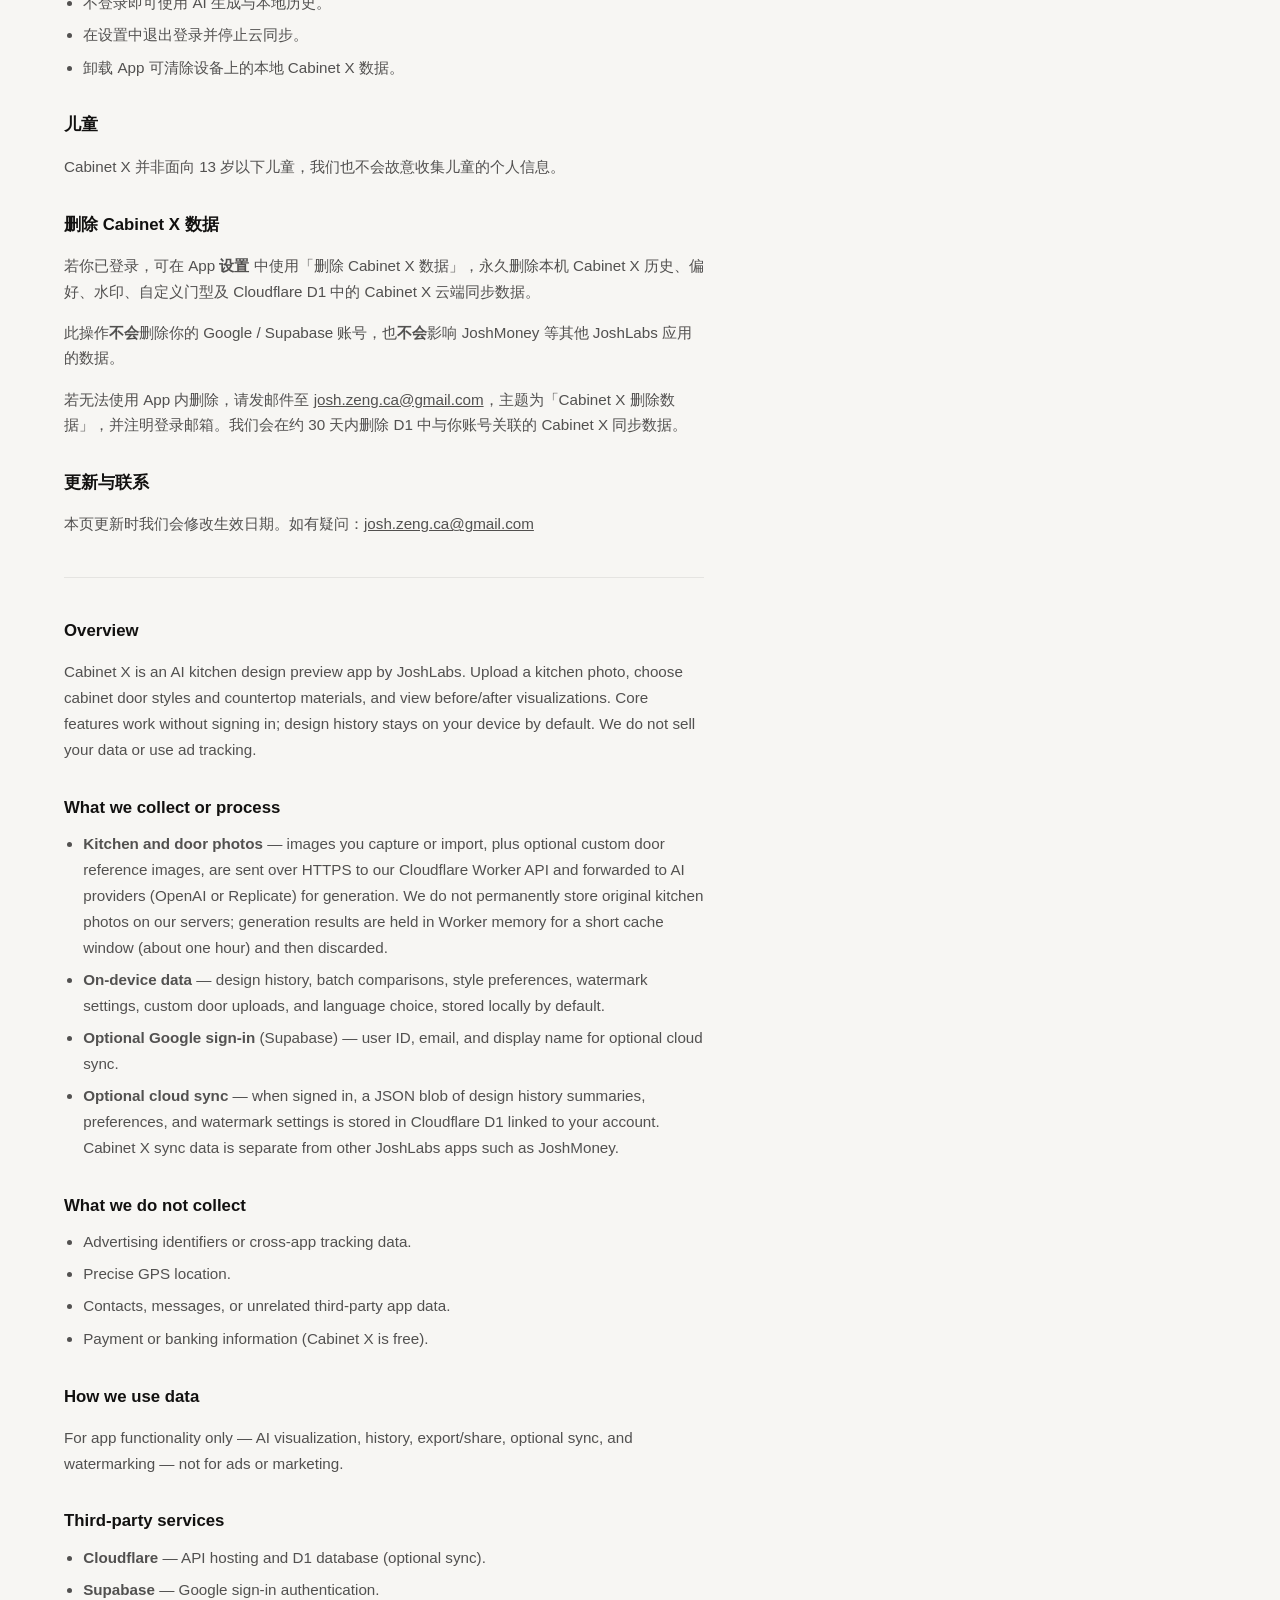
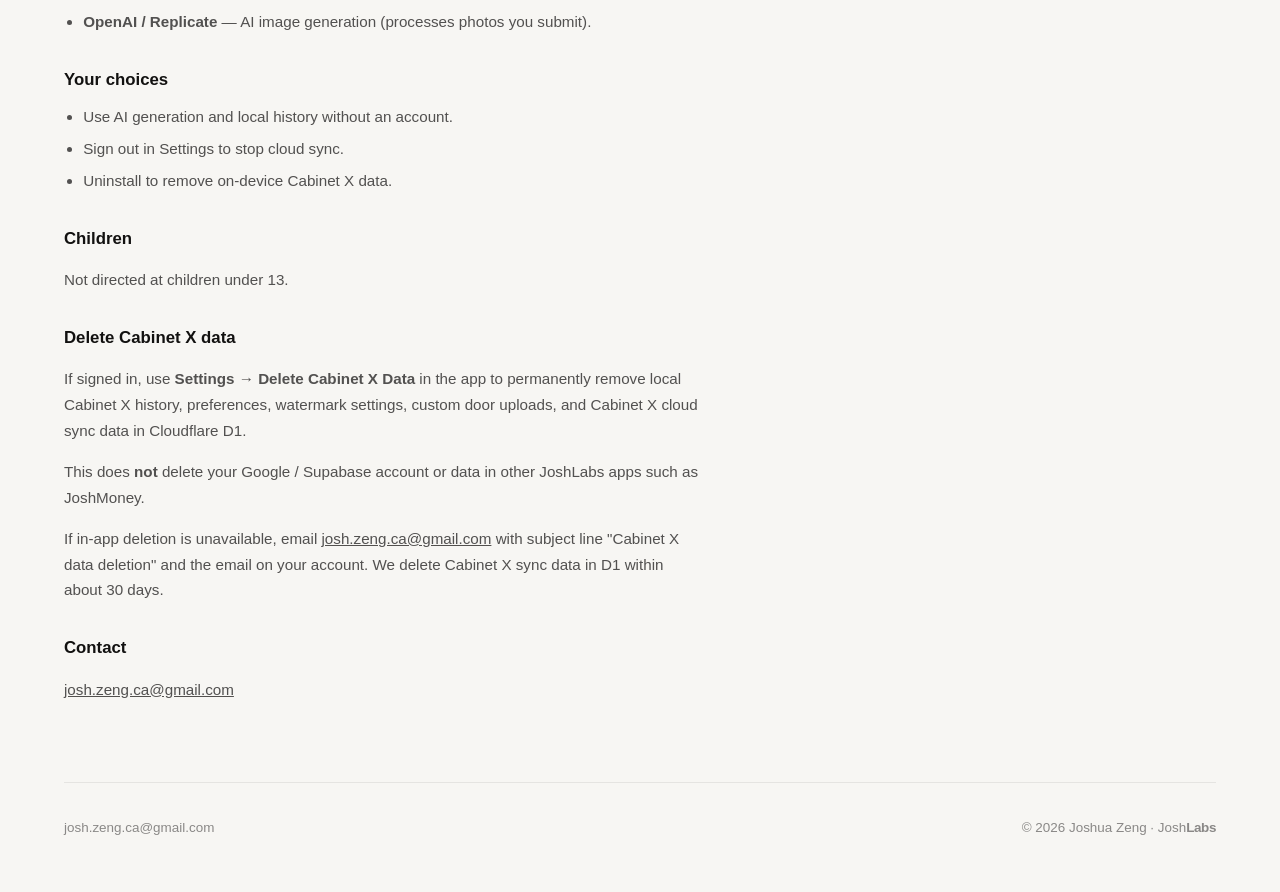
<file: cabinet-x/privacy/index.html>
<!DOCTYPE html>
<html lang="zh-Hans">
  <head>
    <meta charset="utf-8" />
    <meta name="viewport" content="width=device-width, initial-scale=1" />
    <title>Cabinet X Privacy Policy · JoshLabs</title>
    <meta
      name="description"
      content="Cabinet X privacy policy — AI kitchen design app by JoshLabs."
    />
    <meta name="theme-color" content="#121110" />
    <link rel="manifest" href="/site.webmanifest" />
    <link rel="icon" href="/assets/icons/joshlabs.svg" type="image/svg+xml" />
    <link rel="icon" href="/assets/icons/joshlabs.png" type="image/png" sizes="512x512" />
    <link rel="apple-touch-icon" href="/assets/icons/joshlabs.png" sizes="512x512" />
    <link rel="stylesheet" href="../../assets/styles.css" />
    <link rel="canonical" href="https://joshlabs.app/cabinet-x/privacy/" />
  </head>
  <body>
    <header class="topbar" id="topbar">
      <div class="shell topbar__inner">
        <a class="brand" href="/">
          <span class="brand__mark" aria-hidden="true">JL</span>
          <span class="brand__name">Josh<span class="wordmark__labs">Labs</span></span>
        </a>
        <a class="topbar__contact" href="mailto:josh.zeng.ca@gmail.com">Contact</a>
      </div>
    </header>

    <main class="legal shell">
      <header class="legal__header">
        <a class="page-hero__back" href="/cabinet-x/">← Cabinet X</a>
        <p class="hero__eyebrow">Privacy Policy · 隐私政策</p>
        <h1>Cabinet X</h1>
        <p class="legal__meta">Effective June 27, 2026 · 生效日期：2026年6月27日</p>
        <p class="legal__meta">iOS &amp; Android · AI 厨房设计预览</p>
        <nav class="legal__nav" aria-label="Language">
          <a href="#zh">中文</a>
          <a href="#en">English</a>
          <a href="mailto:josh.zeng.ca@gmail.com">Support</a>
        </nav>
      </header>

      <div class="legal__body">
        <section id="zh" lang="zh-Hans">
          <h2>概述</h2>
          <p>
            Cabinet X 是 JoshLabs 出品的 AI 厨房设计预览 App。你可上传厨房照片、选择柜门款式与台面材质，获取改造前后对比图。核心功能无需登录；设计历史默认保存在你的设备上。
          </p>
          <p>我们不会出售你的数据，也不使用第三方广告或跨 App 追踪。</p>

          <h2>我们可能收集或处理的信息</h2>
          <ul>
            <li><strong>厨房与门型照片</strong>：你拍摄或从相册选择的照片，以及可选的自定义门型参考图，用于 AI 生成。照片会通过 HTTPS 上传至我们的 Cloudflare Worker API，并转发至 AI 服务商（OpenAI 或 Replicate）处理。我们不在服务器上长期存储原始厨房照片；生成结果在 Worker 内存中短期缓存（约 1 小时）后自动清除。</li>
            <li><strong>设备本地数据</strong>：设计历史、批量对比记录、风格偏好、水印设置、自定义门型图片、语言设置等，默认保存在本机。</li>
            <li><strong>可选 Google 登录</strong>（Supabase）：用户 ID、电子邮件、显示名称，用于可选云端同步。</li>
            <li><strong>可选云端同步</strong>：若你登录并同步，设计历史摘要、偏好与水印设置等 JSON 数据会存储在 Cloudflare D1 数据库，与你的账号关联。同步数据不包含 Google / Supabase 账号本身，且与 JoshMoney 等其他 JoshLabs 应用数据隔离。</li>
          </ul>

          <h2>我们不收集的内容</h2>
          <ul>
            <li>广告标识符或用于跨 App 定向广告的数据。</li>
            <li>精确 GPS 位置。</li>
            <li>通讯录、短信或与厨房设计无关的第三方 App 数据。</li>
            <li>支付或银行卡信息（Cabinet X 为免费 App）。</li>
          </ul>

          <h2>信息用途</h2>
          <p>数据仅用于 App 功能：AI 厨房可视化、历史记录、导出分享、可选云同步与水印。可选登录仅用于身份验证与同步，不用于营销或广告。</p>

          <h2>第三方服务</h2>
          <ul>
            <li><strong>Cloudflare</strong> — API 托管与 D1 数据库（可选同步）。</li>
            <li><strong>Supabase</strong> — Google 登录身份验证。</li>
            <li><strong>OpenAI / Replicate</strong> — AI 图像生成（处理你上传的厨房照片）。</li>
          </ul>
          <p>各服务商受其自身隐私政策约束。我们仅传输生成所需的最少图像数据。</p>

          <h2>存储与保留</h2>
          <p>未登录时，设计数据仅在你的设备上，直至你删除或卸载 App。登录并同步后，Cabinet X 同步数据保留在 D1 直至你删除。AI 请求在 Worker 内存中短期缓存，不写入永久存储。</p>

          <h2>你的选择</h2>
          <ul>
            <li>不登录即可使用 AI 生成与本地历史。</li>
            <li>在设置中退出登录并停止云同步。</li>
            <li>卸载 App 可清除设备上的本地 Cabinet X 数据。</li>
          </ul>

          <h2>儿童</h2>
          <p>Cabinet X 并非面向 13 岁以下儿童，我们也不会故意收集儿童的个人信息。</p>

          <h2>删除 Cabinet X 数据</h2>
          <p>
            若你已登录，可在 App <strong>设置</strong> 中使用「删除 Cabinet X 数据」，永久删除本机 Cabinet X 历史、偏好、水印、自定义门型及 Cloudflare D1 中的 Cabinet X 云端同步数据。
          </p>
          <p>
            此操作<strong>不会</strong>删除你的 Google / Supabase 账号，也<strong>不会</strong>影响 JoshMoney 等其他 JoshLabs 应用的数据。
          </p>
          <p>
            若无法使用 App 内删除，请发邮件至
            <a href="mailto:josh.zeng.ca@gmail.com">josh.zeng.ca@gmail.com</a>，主题为「Cabinet X 删除数据」，并注明登录邮箱。我们会在约 30 天内删除 D1 中与你账号关联的 Cabinet X 同步数据。
          </p>

          <h2>更新与联系</h2>
          <p>本页更新时我们会修改生效日期。如有疑问：<a href="mailto:josh.zeng.ca@gmail.com">josh.zeng.ca@gmail.com</a></p>
        </section>

        <hr class="legal__divider" />

        <section id="en" lang="en">
          <h2>Overview</h2>
          <p>
            Cabinet X is an AI kitchen design preview app by JoshLabs. Upload a kitchen photo, choose cabinet door styles and countertop materials, and view before/after visualizations. Core features work without signing in; design history stays on your device by default. We do not sell your data or use ad tracking.
          </p>

          <h2>What we collect or process</h2>
          <ul>
            <li><strong>Kitchen and door photos</strong> — images you capture or import, plus optional custom door reference images, are sent over HTTPS to our Cloudflare Worker API and forwarded to AI providers (OpenAI or Replicate) for generation. We do not permanently store original kitchen photos on our servers; generation results are held in Worker memory for a short cache window (about one hour) and then discarded.</li>
            <li><strong>On-device data</strong> — design history, batch comparisons, style preferences, watermark settings, custom door uploads, and language choice, stored locally by default.</li>
            <li><strong>Optional Google sign-in</strong> (Supabase) — user ID, email, and display name for optional cloud sync.</li>
            <li><strong>Optional cloud sync</strong> — when signed in, a JSON blob of design history summaries, preferences, and watermark settings is stored in Cloudflare D1 linked to your account. Cabinet X sync data is separate from other JoshLabs apps such as JoshMoney.</li>
          </ul>

          <h2>What we do not collect</h2>
          <ul>
            <li>Advertising identifiers or cross-app tracking data.</li>
            <li>Precise GPS location.</li>
            <li>Contacts, messages, or unrelated third-party app data.</li>
            <li>Payment or banking information (Cabinet X is free).</li>
          </ul>

          <h2>How we use data</h2>
          <p>For app functionality only — AI visualization, history, export/share, optional sync, and watermarking — not for ads or marketing.</p>

          <h2>Third-party services</h2>
          <ul>
            <li><strong>Cloudflare</strong> — API hosting and D1 database (optional sync).</li>
            <li><strong>Supabase</strong> — Google sign-in authentication.</li>
            <li><strong>OpenAI / Replicate</strong> — AI image generation (processes photos you submit).</li>
          </ul>

          <h2>Your choices</h2>
          <ul>
            <li>Use AI generation and local history without an account.</li>
            <li>Sign out in Settings to stop cloud sync.</li>
            <li>Uninstall to remove on-device Cabinet X data.</li>
          </ul>

          <h2>Children</h2>
          <p>Not directed at children under 13.</p>

          <h2>Delete Cabinet X data</h2>
          <p>
            If signed in, use <strong>Settings → Delete Cabinet X Data</strong> in the app to permanently remove local Cabinet X history, preferences, watermark settings, custom door uploads, and Cabinet X cloud sync data in Cloudflare D1.
          </p>
          <p>
            This does <strong>not</strong> delete your Google / Supabase account or data in other JoshLabs apps such as JoshMoney.
          </p>
          <p>
            If in-app deletion is unavailable, email
            <a href="mailto:josh.zeng.ca@gmail.com">josh.zeng.ca@gmail.com</a> with subject line &quot;Cabinet X data deletion&quot; and the email on your account. We delete Cabinet X sync data in D1 within about 30 days.
          </p>

          <h2>Contact</h2>
          <p><a href="mailto:josh.zeng.ca@gmail.com">josh.zeng.ca@gmail.com</a></p>
        </section>
      </div>
    </main>

    <footer class="shell site-footer">
      <p><a href="mailto:josh.zeng.ca@gmail.com">josh.zeng.ca@gmail.com</a></p>
      <p>© <span id="year"></span> Joshua Zeng · <a href="/">Josh<span class="wordmark__labs">Labs</span></a></p>
    </footer>

    <script>
      document.getElementById("year").textContent = new Date().getFullYear();
      const topbar = document.getElementById("topbar");
      const toggleTopbar = () => topbar.classList.toggle("is-scrolled", window.scrollY > 8);
      toggleTopbar();
      window.addEventListener("scroll", toggleTopbar, { passive: true });
    </script>
  </body>
</html>
</file>
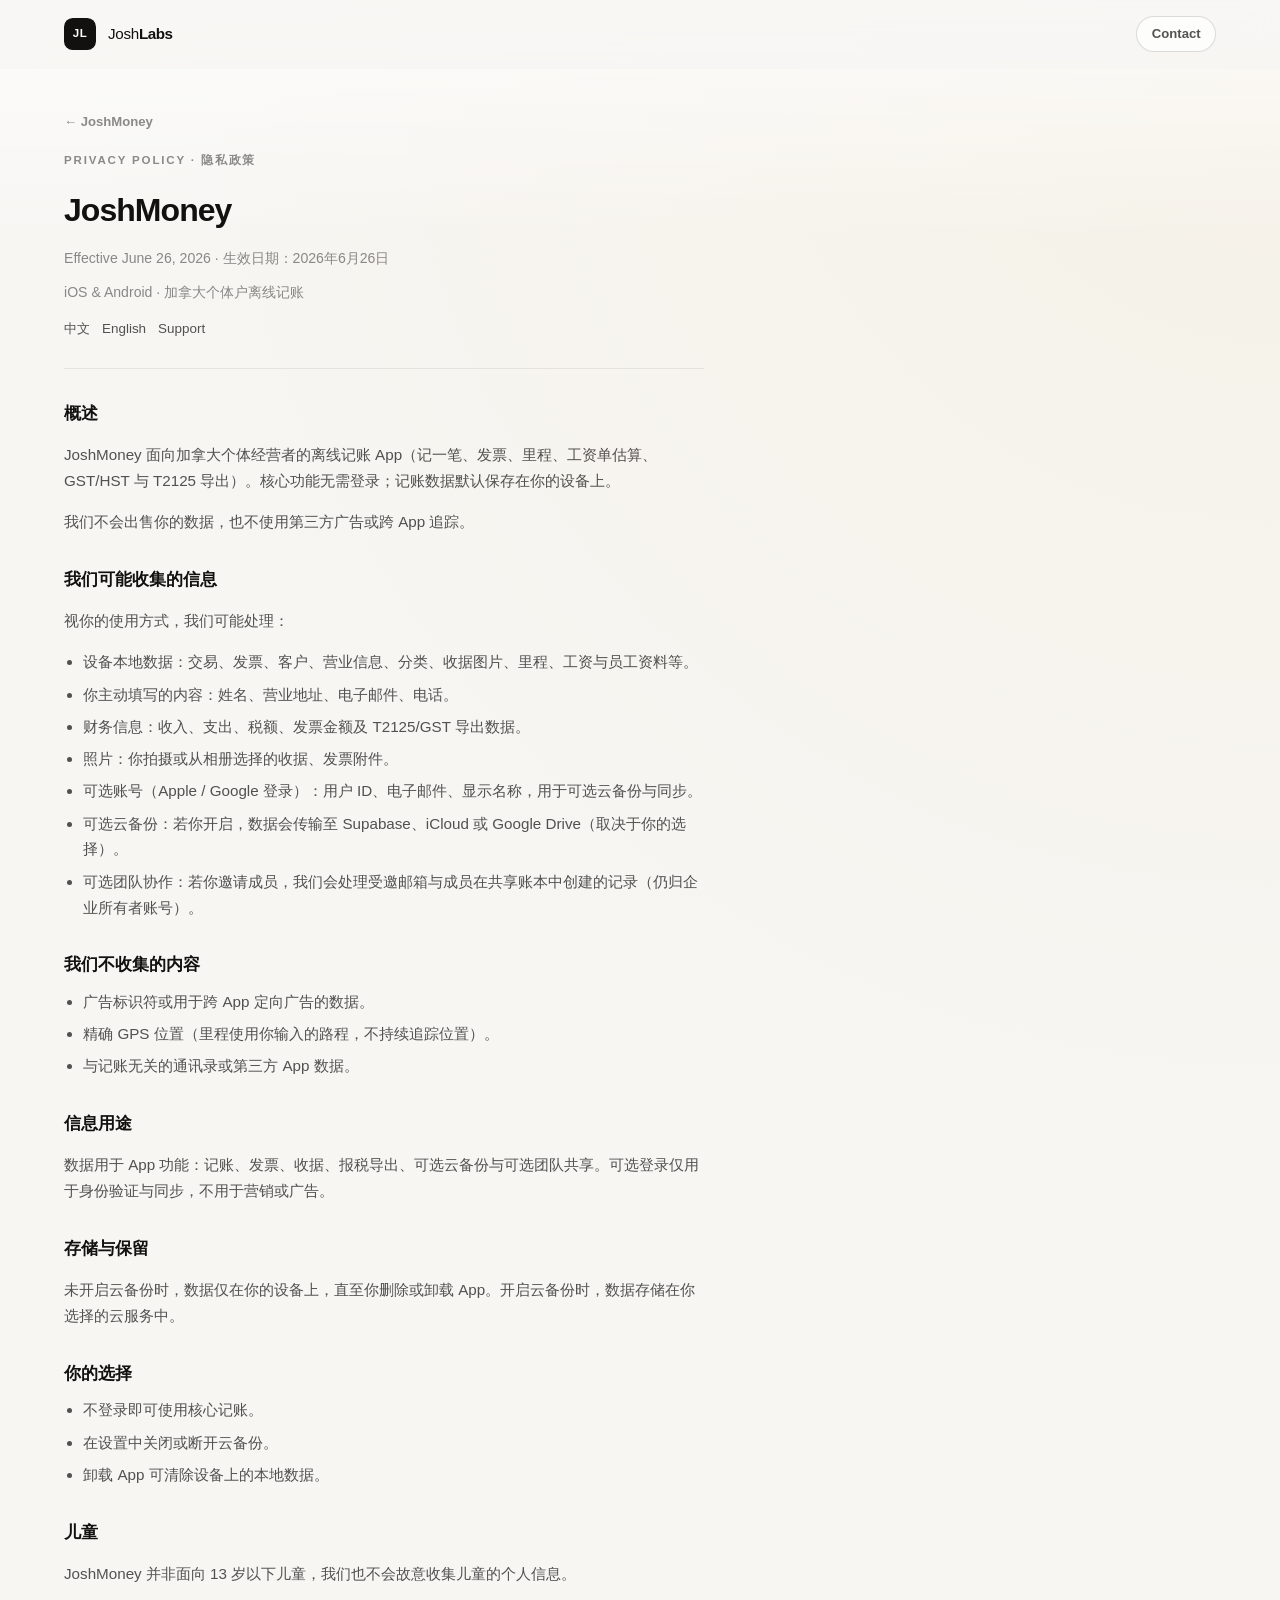
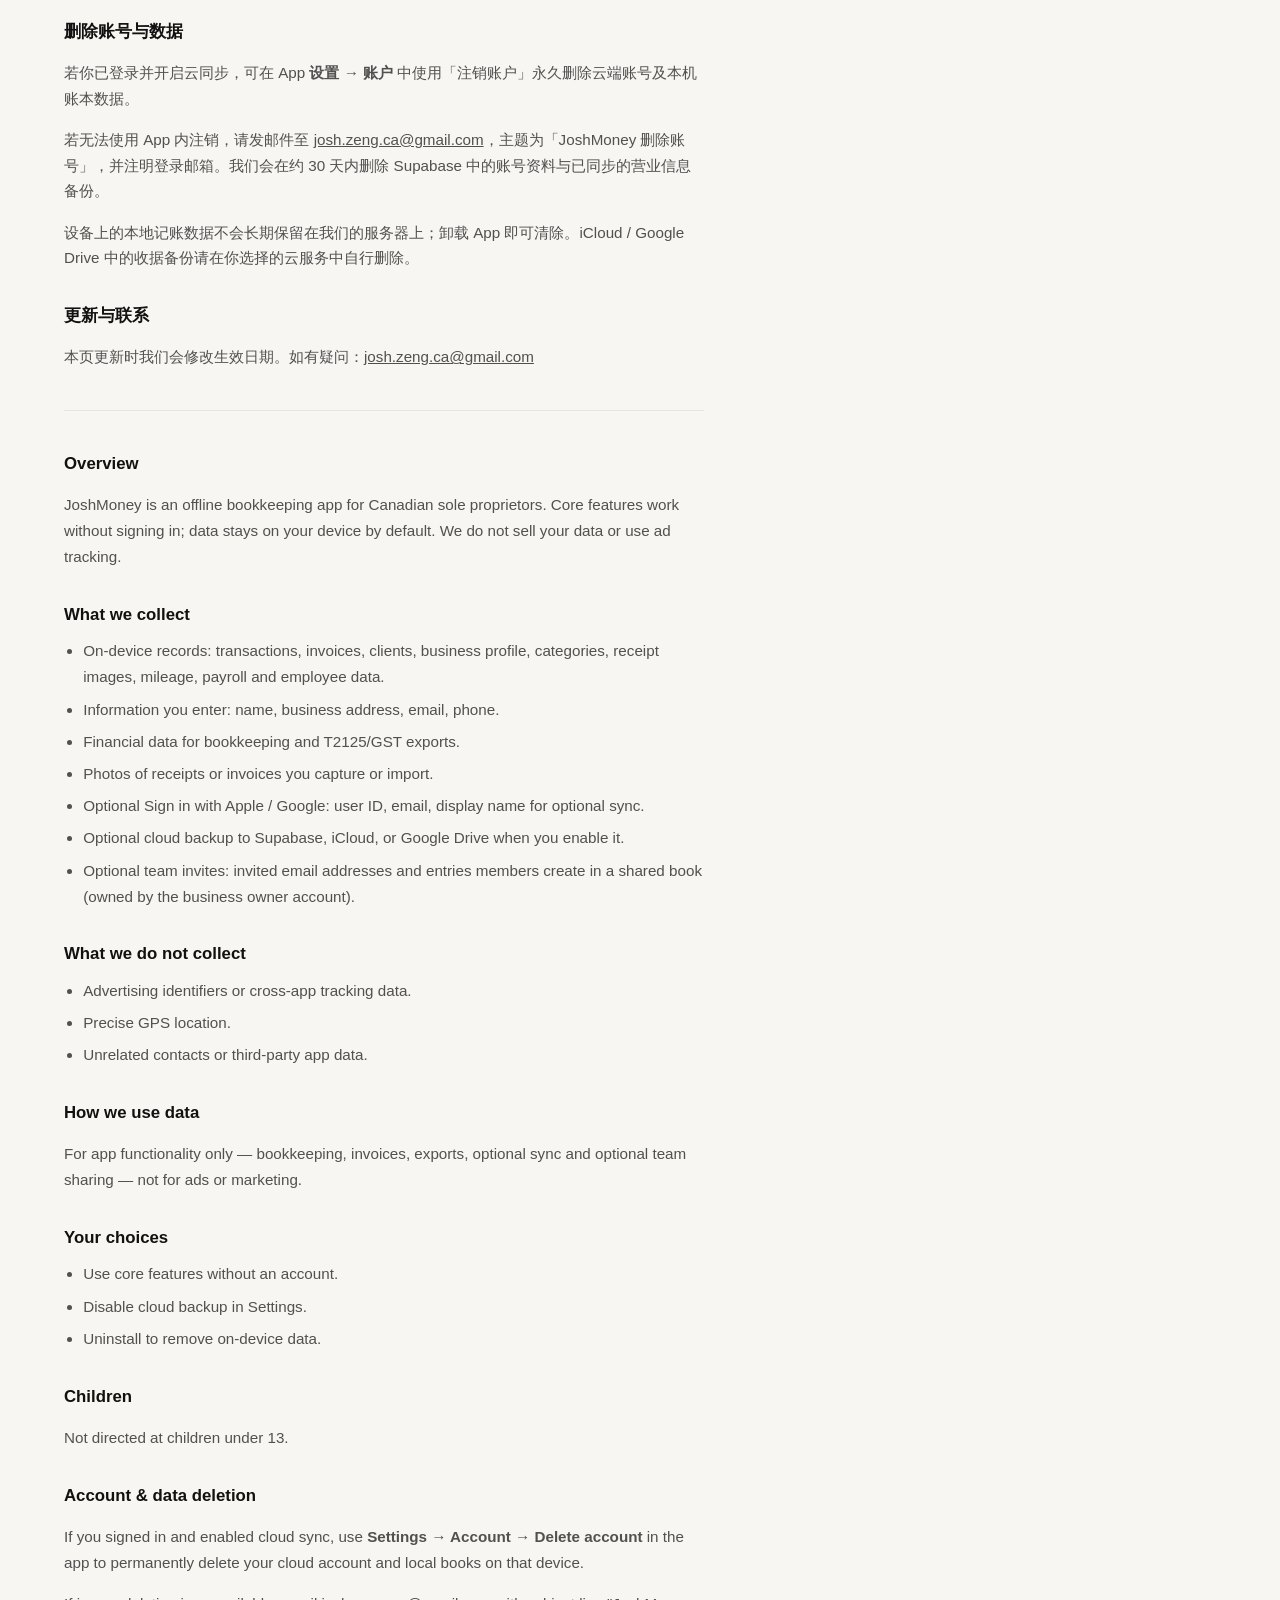
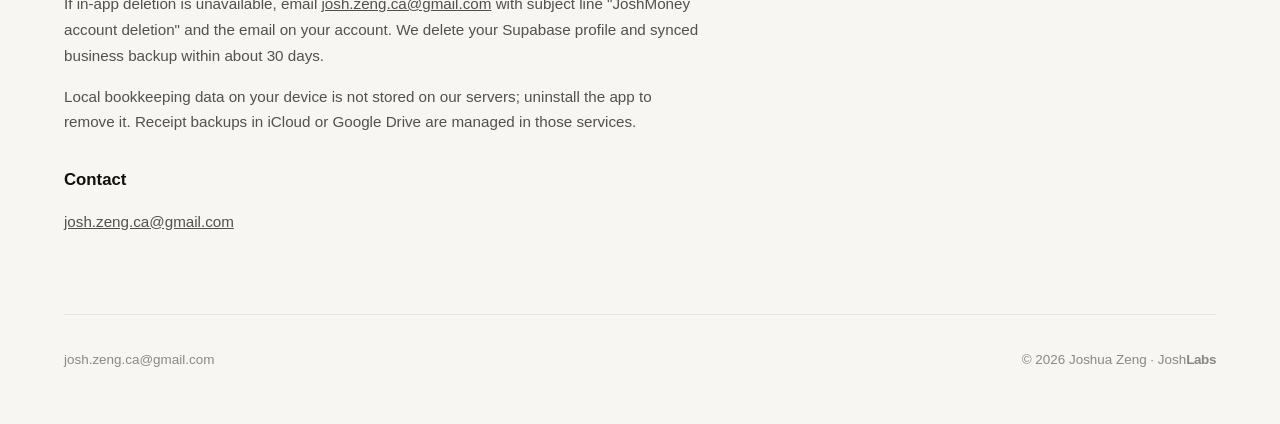
<file: joshmoney/privacy/index.html>
<!DOCTYPE html>
<html lang="zh-Hans">
  <head>
    <meta charset="utf-8" />
    <meta name="viewport" content="width=device-width, initial-scale=1" />
    <title>JoshMoney Privacy Policy · JoshLabs</title>
    <meta
      name="description"
      content="JoshMoney privacy policy — offline bookkeeping for Canadian sole proprietors."
    />
    <meta name="theme-color" content="#121110" />
    <link rel="manifest" href="/site.webmanifest" />
    <link rel="icon" href="/assets/icons/joshlabs.svg" type="image/svg+xml" />
    <link rel="icon" href="/assets/icons/joshlabs.png" type="image/png" sizes="512x512" />
    <link rel="apple-touch-icon" href="/assets/icons/joshlabs.png" sizes="512x512" />
    <link rel="stylesheet" href="../../assets/styles.css" />
    <link rel="canonical" href="https://joshlabs.app/joshmoney/privacy/" />
  </head>
  <body>
    <header class="topbar" id="topbar">
      <div class="shell topbar__inner">
        <a class="brand" href="/">
          <span class="brand__mark" aria-hidden="true">JL</span>
          <span class="brand__name">Josh<span class="wordmark__labs">Labs</span></span>
        </a>
        <a class="topbar__contact" href="mailto:josh.zeng.ca@gmail.com">Contact</a>
      </div>
    </header>

    <main class="legal shell">
      <header class="legal__header">
        <a class="page-hero__back" href="/joshmoney/">← JoshMoney</a>
        <p class="hero__eyebrow">Privacy Policy · 隐私政策</p>
        <h1>JoshMoney</h1>
        <p class="legal__meta">Effective June 26, 2026 · 生效日期：2026年6月26日</p>
        <p class="legal__meta">iOS &amp; Android · 加拿大个体户离线记账</p>
        <nav class="legal__nav" aria-label="Language">
          <a href="#zh">中文</a>
          <a href="#en">English</a>
          <a href="mailto:josh.zeng.ca@gmail.com">Support</a>
        </nav>
      </header>

      <div class="legal__body">
        <section id="zh" lang="zh-Hans">
          <h2>概述</h2>
          <p>
            JoshMoney 面向加拿大个体经营者的离线记账 App（记一笔、发票、里程、工资单估算、GST/HST 与 T2125 导出）。核心功能无需登录；记账数据默认保存在你的设备上。
          </p>
          <p>我们不会出售你的数据，也不使用第三方广告或跨 App 追踪。</p>

          <h2>我们可能收集的信息</h2>
          <p>视你的使用方式，我们可能处理：</p>
          <ul>
            <li>设备本地数据：交易、发票、客户、营业信息、分类、收据图片、里程、工资与员工资料等。</li>
            <li>你主动填写的内容：姓名、营业地址、电子邮件、电话。</li>
            <li>财务信息：收入、支出、税额、发票金额及 T2125/GST 导出数据。</li>
            <li>照片：你拍摄或从相册选择的收据、发票附件。</li>
            <li>可选账号（Apple / Google 登录）：用户 ID、电子邮件、显示名称，用于可选云备份与同步。</li>
            <li>可选云备份：若你开启，数据会传输至 Supabase、iCloud 或 Google Drive（取决于你的选择）。</li>
            <li>可选团队协作：若你邀请成员，我们会处理受邀邮箱与成员在共享账本中创建的记录（仍归企业所有者账号）。</li>
          </ul>

          <h2>我们不收集的内容</h2>
          <ul>
            <li>广告标识符或用于跨 App 定向广告的数据。</li>
            <li>精确 GPS 位置（里程使用你输入的路程，不持续追踪位置）。</li>
            <li>与记账无关的通讯录或第三方 App 数据。</li>
          </ul>

          <h2>信息用途</h2>
          <p>数据用于 App 功能：记账、发票、收据、报税导出、可选云备份与可选团队共享。可选登录仅用于身份验证与同步，不用于营销或广告。</p>

          <h2>存储与保留</h2>
          <p>未开启云备份时，数据仅在你的设备上，直至你删除或卸载 App。开启云备份时，数据存储在你选择的云服务中。</p>

          <h2>你的选择</h2>
          <ul>
            <li>不登录即可使用核心记账。</li>
            <li>在设置中关闭或断开云备份。</li>
            <li>卸载 App 可清除设备上的本地数据。</li>
          </ul>

          <h2>儿童</h2>
          <p>JoshMoney 并非面向 13 岁以下儿童，我们也不会故意收集儿童的个人信息。</p>

          <h2>删除账号与数据</h2>
          <p>
            若你已登录并开启云同步，可在 App <strong>设置 → 账户</strong> 中使用「注销账户」永久删除云端账号及本机账本数据。
          </p>
          <p>
            若无法使用 App 内注销，请发邮件至
            <a href="mailto:josh.zeng.ca@gmail.com">josh.zeng.ca@gmail.com</a>，主题为「JoshMoney 删除账号」，并注明登录邮箱。我们会在约 30 天内删除
            Supabase 中的账号资料与已同步的营业信息备份。
          </p>
          <p>设备上的本地记账数据不会长期保留在我们的服务器上；卸载 App 即可清除。iCloud / Google Drive 中的收据备份请在你选择的云服务中自行删除。</p>

          <h2>更新与联系</h2>
          <p>本页更新时我们会修改生效日期。如有疑问：<a href="mailto:josh.zeng.ca@gmail.com">josh.zeng.ca@gmail.com</a></p>
        </section>

        <hr class="legal__divider" />

        <section id="en" lang="en">
          <h2>Overview</h2>
          <p>
            JoshMoney is an offline bookkeeping app for Canadian sole proprietors. Core features work without signing in; data stays on your device by default. We do not sell your data or use ad tracking.
          </p>

          <h2>What we collect</h2>
          <ul>
            <li>On-device records: transactions, invoices, clients, business profile, categories, receipt images, mileage, payroll and employee data.</li>
            <li>Information you enter: name, business address, email, phone.</li>
            <li>Financial data for bookkeeping and T2125/GST exports.</li>
            <li>Photos of receipts or invoices you capture or import.</li>
            <li>Optional Sign in with Apple / Google: user ID, email, display name for optional sync.</li>
            <li>Optional cloud backup to Supabase, iCloud, or Google Drive when you enable it.</li>
            <li>Optional team invites: invited email addresses and entries members create in a shared book (owned by the business owner account).</li>
          </ul>

          <h2>What we do not collect</h2>
          <ul>
            <li>Advertising identifiers or cross-app tracking data.</li>
            <li>Precise GPS location.</li>
            <li>Unrelated contacts or third-party app data.</li>
          </ul>

          <h2>How we use data</h2>
          <p>For app functionality only — bookkeeping, invoices, exports, optional sync and optional team sharing — not for ads or marketing.</p>

          <h2>Your choices</h2>
          <ul>
            <li>Use core features without an account.</li>
            <li>Disable cloud backup in Settings.</li>
            <li>Uninstall to remove on-device data.</li>
          </ul>

          <h2>Children</h2>
          <p>Not directed at children under 13.</p>

          <h2>Account &amp; data deletion</h2>
          <p>
            If you signed in and enabled cloud sync, use <strong>Settings → Account → Delete account</strong> in the app to permanently delete your cloud account and local books on that device.
          </p>
          <p>
            If in-app deletion is unavailable, email
            <a href="mailto:josh.zeng.ca@gmail.com">josh.zeng.ca@gmail.com</a> with subject line &quot;JoshMoney account deletion&quot; and the email on your account. We delete your Supabase profile and synced business backup within about 30 days.
          </p>
          <p>Local bookkeeping data on your device is not stored on our servers; uninstall the app to remove it. Receipt backups in iCloud or Google Drive are managed in those services.</p>

          <h2>Contact</h2>
          <p><a href="mailto:josh.zeng.ca@gmail.com">josh.zeng.ca@gmail.com</a></p>
        </section>
      </div>
    </main>

    <footer class="shell site-footer">
      <p><a href="mailto:josh.zeng.ca@gmail.com">josh.zeng.ca@gmail.com</a></p>
      <p>© <span id="year"></span> Joshua Zeng · <a href="/">Josh<span class="wordmark__labs">Labs</span></a></p>
    </footer>

    <script>
      document.getElementById("year").textContent = new Date().getFullYear();
      const topbar = document.getElementById("topbar");
      const toggleTopbar = () => topbar.classList.toggle("is-scrolled", window.scrollY > 8);
      toggleTopbar();
      window.addEventListener("scroll", toggleTopbar, { passive: true });
    </script>
  </body>
</html>
</file>
<file: assets/styles.css>
:root {
  --bg: #f7f6f3;
  --surface: #ffffff;
  --fg: #121110;
  --fg-soft: rgba(18, 17, 16, 0.72);
  --muted: rgba(18, 17, 16, 0.48);
  --line: rgba(18, 17, 16, 0.08);
  --line-strong: rgba(18, 17, 16, 0.14);
  --shadow-sm: 0 1px 2px rgba(18, 17, 16, 0.04);
  --shadow-md: 0 12px 40px rgba(18, 17, 16, 0.06);
  --radius-lg: 1.5rem;
  --radius-md: 0.875rem;
  --radius-sm: 0.5rem;
  --max: 72rem;
  --font: "SF Pro Display", "SF Pro Text", -apple-system, BlinkMacSystemFont, "Segoe UI", sans-serif;
  --askbible: #d49200;
  --joshmoney: #0a6e5a;
  --cabinet: #2a2a2a;
  --my-class: #ffb100;
  --live: #16794a;
  --review: #9a6700;
  --soon: #6b6762;
}

*,
*::before,
*::after {
  box-sizing: border-box;
}

html {
  scroll-behavior: smooth;
}

body {
  margin: 0;
  min-height: 100vh;
  color: var(--fg);
  background:
    linear-gradient(180deg, rgba(255, 255, 255, 0.72), transparent 240px),
    radial-gradient(circle at 100% 0%, rgba(212, 146, 0, 0.05), transparent 32%),
    var(--bg);
  font-family: var(--font);
  font-size: 1rem;
  line-height: 1.55;
  -webkit-font-smoothing: antialiased;
  text-rendering: optimizeLegibility;
}

a {
  color: inherit;
}

.shell {
  width: min(var(--max), calc(100% - 3rem));
  margin: 0 auto;
}

.topbar {
  position: sticky;
  top: 0;
  z-index: 20;
  border-bottom: 1px solid transparent;
  backdrop-filter: blur(16px);
  background: rgba(247, 246, 243, 0.82);
}

.topbar.is-scrolled {
  border-bottom-color: var(--line);
}

.topbar__inner {
  display: flex;
  align-items: center;
  justify-content: space-between;
  gap: 1rem;
  min-height: 4.25rem;
}

.brand {
  display: inline-flex;
  align-items: center;
  gap: 0.75rem;
  text-decoration: none;
}

.brand__mark {
  display: grid;
  place-items: center;
  width: 2rem;
  height: 2rem;
  border-radius: 0.55rem;
  background: var(--fg);
  color: #fff;
  font-size: 0.72rem;
  font-weight: 700;
  letter-spacing: 0.04em;
}

.brand__name {
  font-size: 0.95rem;
  font-weight: 500;
  letter-spacing: -0.02em;
}

.wordmark__labs {
  font-weight: 850;
  letter-spacing: -0.03em;
}

.hero h1 .wordmark__labs {
  font-weight: 900;
}

.topbar__contact {
  display: inline-flex;
  align-items: center;
  min-height: 2.25rem;
  padding: 0 0.9rem;
  border: 1px solid var(--line-strong);
  border-radius: 999px;
  background: rgba(255, 255, 255, 0.72);
  font-size: 0.82rem;
  font-weight: 550;
  color: var(--fg-soft);
  text-decoration: none;
  transition: background 160ms ease, border-color 160ms ease;
}

.topbar__contact:hover {
  background: #fff;
  border-color: rgba(18, 17, 16, 0.22);
}

.hero {
  padding: 4.5rem 0 3.75rem;
}

.hero__grid {
  display: grid;
  grid-template-columns: minmax(0, 1.35fr) minmax(16rem, 0.65fr);
  gap: 2.5rem;
  align-items: end;
}

.hero__eyebrow {
  margin: 0 0 1rem;
  font-size: 0.72rem;
  font-weight: 650;
  letter-spacing: 0.16em;
  text-transform: uppercase;
  color: var(--muted);
}

.hero h1 {
  margin: 0;
  max-width: none;
  font-size: clamp(2.8rem, 7vw, 4.8rem);
  font-weight: 550;
  line-height: 1;
  letter-spacing: -0.04em;
}

.hero__lede {
  margin: 1.35rem 0 0;
  max-width: 34rem;
  font-size: clamp(1.02rem, 2vw, 1.15rem);
  line-height: 1.65;
  color: var(--fg-soft);
}

.hero__aside {
  padding: 1.35rem;
  border: 1px solid var(--line);
  border-radius: var(--radius-lg);
  background: rgba(255, 255, 255, 0.72);
  box-shadow: var(--shadow-sm);
}

.hero__aside-label {
  margin: 0 0 1rem;
  font-size: 0.72rem;
  font-weight: 650;
  letter-spacing: 0.12em;
  text-transform: uppercase;
  color: var(--muted);
}

.hero__stats {
  display: grid;
  gap: 0.85rem;
  margin: 0;
  padding: 0;
  list-style: none;
}

.hero__stats li {
  display: flex;
  align-items: baseline;
  justify-content: space-between;
  gap: 1rem;
  padding-bottom: 0.85rem;
  border-bottom: 1px solid var(--line);
  font-size: 0.92rem;
  color: var(--fg-soft);
}

.hero__stats li:last-child {
  padding-bottom: 0;
  border-bottom: 0;
}

.hero__stats strong {
  font-size: 1.35rem;
  font-weight: 650;
  letter-spacing: -0.03em;
  color: var(--fg);
}

.section-head {
  display: flex;
  align-items: end;
  justify-content: space-between;
  gap: 1rem;
  margin-bottom: 1.25rem;
  padding-bottom: 1rem;
  border-bottom: 1px solid var(--line);
}

.section-head h2 {
  margin: 0;
  font-size: 0.82rem;
  font-weight: 650;
  letter-spacing: 0.14em;
  text-transform: uppercase;
  color: var(--muted);
}

.section-head p {
  margin: 0;
  font-size: 0.88rem;
  color: var(--muted);
}

.catalog {
  display: grid;
  gap: 1rem;
  padding-bottom: 4rem;
}

.app-card {
  position: relative;
  display: grid;
  grid-template-columns: auto minmax(0, 1fr) auto;
  gap: 1.5rem;
  align-items: center;
  padding: 1.5rem 1.65rem;
  overflow: hidden;
  border: 1px solid var(--line);
  border-radius: var(--radius-lg);
  background: var(--surface);
  box-shadow: var(--shadow-sm);
  transition: border-color 180ms ease, box-shadow 180ms ease, transform 180ms ease;
}

.app-card::before {
  content: "";
  position: absolute;
  inset: 0 auto 0 0;
  width: 3px;
  background: var(--accent, var(--fg));
}

.app-card:hover {
  border-color: var(--line-strong);
  box-shadow: var(--shadow-md);
  transform: translateY(-1px);
}

.app-card[data-app="askbible"] {
  --accent: var(--askbible);
}

.app-card[data-app="joshmoney"] {
  --accent: var(--joshmoney);
}

.app-card[data-app="cabinet-x"] {
  --accent: var(--cabinet);
}

.app-card[data-app="my-class"] {
  --accent: var(--my-class);
}

.app-card__visual {
  display: grid;
  gap: 0.75rem;
  justify-items: center;
}

.app-card__icon {
  width: 4.75rem;
  height: 4.75rem;
  border-radius: 1.15rem;
  object-fit: cover;
  box-shadow:
    0 0 0 1px rgba(18, 17, 16, 0.06),
    0 14px 28px rgba(18, 17, 16, 0.12);
}

.app-card__index {
  font-size: 0.72rem;
  font-weight: 650;
  letter-spacing: 0.12em;
  color: var(--muted);
}

.app-card__main {
  min-width: 0;
}

.app-card__topline {
  display: flex;
  flex-wrap: wrap;
  align-items: center;
  gap: 0.65rem;
  margin-bottom: 0.55rem;
}

.app-card__category {
  margin: 0;
  font-size: 0.72rem;
  font-weight: 650;
  letter-spacing: 0.12em;
  text-transform: uppercase;
  color: var(--muted);
}

.status {
  display: inline-flex;
  align-items: center;
  gap: 0.4rem;
  min-height: 1.65rem;
  padding: 0 0.65rem;
  border-radius: 999px;
  font-size: 0.72rem;
  font-weight: 650;
  letter-spacing: 0.02em;
}

.status::before {
  content: "";
  width: 0.42rem;
  height: 0.42rem;
  border-radius: 50%;
  background: currentColor;
}

.status--live {
  color: var(--live);
  background: rgba(22, 121, 74, 0.08);
}

.status--review {
  color: var(--review);
  background: rgba(154, 103, 0, 0.08);
}

.status--soon {
  color: var(--soon);
  background: rgba(107, 103, 98, 0.1);
}

.app-card h3 {
  margin: 0;
  font-size: clamp(1.35rem, 2.4vw, 1.85rem);
  font-weight: 650;
  line-height: 1.08;
  letter-spacing: -0.03em;
}

.app-card__title {
  color: inherit;
  text-decoration: none;
  transition: color 160ms ease;
}

.app-card__title:hover {
  color: var(--accent, var(--fg));
}

.app-card__copy {
  display: grid;
  gap: 0.45rem;
  margin: 0.85rem 0 0;
}

.app-card__copy p {
  margin: 0;
  max-width: 42rem;
  font-size: 0.95rem;
  color: var(--fg-soft);
}

.app-card__copy p.is-en {
  font-size: 0.88rem;
  color: var(--muted);
}

.app-card__facts {
  display: flex;
  flex-wrap: wrap;
  gap: 0.45rem;
  margin: 1rem 0 0;
  padding: 0;
  list-style: none;
}

.app-card__facts li {
  padding: 0.32rem 0.62rem;
  border: 1px solid var(--line);
  border-radius: 999px;
  background: rgba(247, 246, 243, 0.9);
  font-size: 0.74rem;
  font-weight: 550;
  color: var(--fg-soft);
}

.install-hint {
  margin-top: 1rem;
  padding: 0.85rem 1rem;
  border: 1px dashed rgba(255, 177, 0, 0.35);
  border-radius: var(--radius-md);
  background: rgba(255, 177, 0, 0.06);
}

.install-hint__title {
  margin: 0 0 0.5rem;
  font-size: 0.82rem;
  font-weight: 650;
  color: var(--fg-soft);
}

.install-hint__steps {
  display: none;
  margin: 0;
  padding-left: 1.15rem;
  font-size: 0.82rem;
  line-height: 1.55;
  color: var(--muted);
}

.install-hint__steps.is-visible {
  display: block;
}

.install-hint__steps--ios {
  list-style: decimal;
}

.install-hint__steps li {
  margin: 0.2rem 0;
}

.app-card__actions {
  display: grid;
  gap: 0.55rem;
  justify-items: end;
  align-content: center;
}

.btn {
  display: inline-flex;
  align-items: center;
  justify-content: center;
  gap: 0.45rem;
  min-width: 9.5rem;
  min-height: 2.65rem;
  padding: 0 1rem;
  border: 1px solid transparent;
  border-radius: 999px;
  font-family: inherit;
  font-size: 0.84rem;
  font-weight: 650;
  text-decoration: none;
  white-space: nowrap;
  transition:
    background 160ms ease,
    border-color 160ms ease,
    color 160ms ease,
    transform 160ms ease;
}

.btn:hover {
  transform: translateY(-1px);
}

.btn svg {
  width: 0.85rem;
  height: 0.85rem;
  opacity: 0.72;
}

.btn--solid {
  color: #fff;
  background: var(--accent, var(--fg));
}

.btn--outline {
  color: var(--fg);
  border-color: var(--line-strong);
  background: #fff;
}

.btn--outline:hover {
  border-color: rgba(18, 17, 16, 0.24);
}

.btn--disabled {
  min-width: 9.5rem;
  min-height: 2.65rem;
  padding: 0 1rem;
  border: 1px dashed var(--line-strong);
  border-radius: 999px;
  background: rgba(247, 246, 243, 0.8);
  color: var(--muted);
  font-size: 0.82rem;
  font-weight: 550;
  text-align: center;
}

.principles {
  display: grid;
  grid-template-columns: repeat(3, minmax(0, 1fr));
  gap: 1rem;
  padding: 1.25rem 0 4.5rem;
  border-top: 1px solid var(--line);
}

.principle {
  padding: 1.25rem 0.25rem 0;
}

.principle h3 {
  margin: 0 0 0.45rem;
  font-size: 0.95rem;
  font-weight: 650;
  letter-spacing: -0.02em;
}

.principle p {
  margin: 0;
  max-width: 18rem;
  font-size: 0.88rem;
  line-height: 1.6;
  color: var(--muted);
}

.site-footer {
  display: flex;
  flex-wrap: wrap;
  align-items: center;
  justify-content: space-between;
  gap: 1rem;
  padding: 1.35rem 0 2.5rem;
  border-top: 1px solid var(--line);
  font-size: 0.84rem;
  color: var(--muted);
}

.site-footer a {
  text-decoration: none;
}

.site-footer a:hover {
  color: var(--fg-soft);
}

@media (max-width: 960px) {
  .hero__grid {
    grid-template-columns: 1fr;
  }

  .hero h1 {
    max-width: none;
  }

  .app-card {
    grid-template-columns: auto 1fr;
  }

  .app-card__actions {
    grid-column: 1 / -1;
    justify-items: start;
  }

  .principles {
    grid-template-columns: 1fr;
  }
}

/* —— App detail & legal pages —— */

.page-hero {
  padding: 3.5rem 0 2.5rem;
}

.page-hero--joshmoney {
  --accent: var(--joshmoney);
}

.page-hero--cabinet-x {
  --accent: var(--cabinet);
}

.page-hero__back {
  display: inline-flex;
  align-items: center;
  gap: 0.35rem;
  margin-bottom: 1.25rem;
  font-size: 0.82rem;
  font-weight: 550;
  color: var(--muted);
  text-decoration: none;
}

.page-hero__back:hover {
  color: var(--fg-soft);
}

.page-hero__row {
  display: flex;
  flex-wrap: wrap;
  align-items: center;
  gap: 1.25rem;
}

.page-hero__icon {
  width: 5.5rem;
  height: 5.5rem;
  border-radius: 1.25rem;
  object-fit: cover;
  box-shadow:
    0 0 0 1px rgba(18, 17, 16, 0.06),
    0 18px 36px rgba(18, 17, 16, 0.12);
}

.page-hero h1 {
  margin: 0;
  font-size: clamp(2rem, 5vw, 2.75rem);
  font-weight: 650;
  letter-spacing: -0.03em;
}

.page-hero__tagline {
  margin: 0.65rem 0 0;
  max-width: 36rem;
  font-size: 1.02rem;
  line-height: 1.65;
  color: var(--fg-soft);
}

.page-hero__actions {
  display: flex;
  flex-wrap: wrap;
  gap: 0.55rem;
  margin-top: 1.35rem;
}

.feature-grid {
  display: grid;
  grid-template-columns: repeat(2, minmax(0, 1fr));
  gap: 0.85rem;
  padding-bottom: 3rem;
}

.feature-card {
  padding: 1.15rem 1.25rem;
  border: 1px solid var(--line);
  border-radius: var(--radius-md);
  background: rgba(255, 255, 255, 0.72);
}

.feature-card h3 {
  margin: 0 0 0.35rem;
  font-size: 0.92rem;
  font-weight: 650;
}

.feature-card p {
  margin: 0;
  font-size: 0.88rem;
  line-height: 1.55;
  color: var(--muted);
}

.legal {
  padding: 2.5rem 0 4rem;
}

.legal__header {
  max-width: 40rem;
  padding-bottom: 1.75rem;
  border-bottom: 1px solid var(--line);
  margin-bottom: 2rem;
}

.legal__header h1 {
  margin: 0.5rem 0 0;
  font-size: clamp(1.5rem, 4vw, 2rem);
  font-weight: 650;
  letter-spacing: -0.03em;
}

.legal__meta {
  margin: 0.75rem 0 0;
  font-size: 0.88rem;
  color: var(--muted);
}

.legal__nav {
  display: flex;
  flex-wrap: wrap;
  gap: 0.75rem;
  margin-top: 1rem;
  font-size: 0.84rem;
}

.legal__nav a {
  color: var(--fg-soft);
  text-decoration: none;
}

.legal__nav a:hover {
  color: var(--fg);
}

.legal__body {
  max-width: 40rem;
}

.legal__body h2 {
  margin: 2rem 0 0.65rem;
  font-size: 1.05rem;
  font-weight: 650;
}

.legal__body h2:first-child {
  margin-top: 0;
}

.legal__body p,
.legal__body li {
  font-size: 0.95rem;
  line-height: 1.7;
  color: var(--fg-soft);
}

.legal__body ul {
  margin: 0.5rem 0;
  padding-left: 1.2rem;
}

.legal__body li {
  margin: 0.4rem 0;
}

.legal__divider {
  border: none;
  border-top: 1px solid var(--line);
  margin: 2.5rem 0;
}

@media (max-width: 640px) {
  .feature-grid {
    grid-template-columns: 1fr;
  }
}

@media (max-width: 640px) {
  .shell {
    width: min(var(--max), calc(100% - 1.5rem));
  }

  .hero {
    padding-top: 3rem;
  }

  .app-card {
    grid-template-columns: 1fr;
    padding: 1.25rem;
  }

  .app-card__visual {
    grid-template-columns: auto 1fr;
    grid-template-rows: auto;
    justify-items: start;
    align-items: center;
  }

  .app-card__index {
    justify-self: end;
  }

  .btn,
  .btn--disabled {
    width: 100%;
    min-width: 0;
  }
}

/* —— Minimal app-launcher home —— */

.lead {
  padding: clamp(4.5rem, 12vh, 8rem) 0 clamp(2.5rem, 6vh, 4rem);
  text-align: center;
}

.lead__eyebrow {
  margin: 0 0 1.1rem;
  font-size: 0.72rem;
  font-weight: 600;
  letter-spacing: 0.22em;
  text-transform: uppercase;
  color: var(--muted);
}

.lead__title {
  margin: 0;
  font-size: clamp(3rem, 9vw, 5.5rem);
  font-weight: 500;
  line-height: 1;
  letter-spacing: -0.045em;
}

.lead__title .wordmark__labs {
  font-weight: 900;
}

.lead__tagline {
  margin: 1.35rem auto 0;
  max-width: 30rem;
  font-size: clamp(1rem, 2vw, 1.15rem);
  line-height: 1.6;
  color: var(--fg-soft);
}

.apps {
  padding-bottom: clamp(4rem, 12vh, 8rem);
}

.apps__grid {
  display: grid;
  grid-template-columns: repeat(4, minmax(0, 1fr));
  gap: clamp(2rem, 5vw, 3.5rem) clamp(1.25rem, 3vw, 2rem);
  max-width: 60rem;
  margin: 0 auto;
}

.app-tile {
  display: flex;
  flex-direction: column;
  align-items: center;
  gap: 0.95rem;
  padding: 0.5rem;
  text-align: center;
  text-decoration: none;
  color: inherit;
}

.app-tile__icon {
  position: relative;
  width: clamp(78px, 20vw, 118px);
  aspect-ratio: 1;
  border-radius: 27%;
  overflow: hidden;
  box-shadow:
    0 1px 2px rgba(18, 17, 16, 0.08),
    0 16px 30px -12px rgba(18, 17, 16, 0.35);
  transition:
    transform 0.45s cubic-bezier(0.2, 0.7, 0.25, 1),
    box-shadow 0.45s cubic-bezier(0.2, 0.7, 0.25, 1);
  will-change: transform;
}

.app-tile__icon img {
  display: block;
  width: 100%;
  height: 100%;
  object-fit: cover;
}

.app-tile__icon::after {
  content: "";
  position: absolute;
  inset: 0;
  border-radius: inherit;
  box-shadow:
    inset 0 0 0 1px rgba(255, 255, 255, 0.18),
    inset 0 1px 1px rgba(255, 255, 255, 0.22);
  pointer-events: none;
}

.app-tile:hover .app-tile__icon,
.app-tile:focus-visible .app-tile__icon {
  transform: translateY(-8px) scale(1.035);
  box-shadow:
    0 2px 4px rgba(18, 17, 16, 0.1),
    0 30px 50px -16px rgba(18, 17, 16, 0.45);
}

.app-tile:focus-visible {
  outline: none;
}

.app-tile:focus-visible .app-tile__name {
  text-decoration: underline;
  text-underline-offset: 3px;
}

.app-tile__name {
  font-size: 0.98rem;
  font-weight: 600;
  letter-spacing: -0.015em;
}

.app-tile__meta {
  display: inline-flex;
  align-items: center;
  gap: 0.4rem;
  font-size: 0.76rem;
  color: var(--muted);
}

.app-tile__dot {
  width: 0.42rem;
  height: 0.42rem;
  border-radius: 50%;
  background: var(--soon);
}

.app-tile[data-status="live"] .app-tile__dot {
  background: var(--live);
}

.app-tile[data-status="review"] .app-tile__dot {
  background: var(--review);
}

@media (max-width: 860px) {
  .apps__grid {
    grid-template-columns: repeat(3, minmax(0, 1fr));
    max-width: 34rem;
  }
}

@media (max-width: 520px) {
  .apps__grid {
    grid-template-columns: repeat(2, minmax(0, 1fr));
    max-width: 22rem;
  }
}
</file>
<file: my-class/styles.css>
:root {
  color-scheme: light;
  --backdrop: #4a443c;
  --backdrop-mid: #524b43;
  --backdrop-light: #5c554c;
  --canvas: #fffbf3;
  --surface: #ffffff;
  --surface-list: #ffffff;
  --surface-soft: #fff7ea;
  --surface-player-top: #faf0d8;
  --surface-player: #ecdcb8;
  --surface-player-deep: #e0cfaa;
  --player-border: rgba(154, 104, 0, 0.2);
  --player-line: rgba(122, 82, 0, 0.14);
  --player-control-bg: rgba(255, 255, 255, 0.68);
  --player-control-border: rgba(154, 104, 0, 0.16);
  --player-muted: #6f5c3e;
  --player-muted-2: #8a7555;
  --ink: #2a2826;
  --muted: #7a6f5f;
  --muted-2: #a89a88;
  --line: rgba(42, 40, 38, 0.08);
  --line-strong: rgba(42, 40, 38, 0.14);
  --accent: #ffb100;
  --accent-rgb: 255, 177, 0;
  --accent-strong: #9a6800;
  --accent-soft: #fff3d6;
  --accent-deep: #7a5200;
  --accent-hover: #f0a600;
  --on-accent: #2a2826;
  --rose-soft: #ffeede;
  --rose-text: #b45a28;
  --blue-soft: #fff8ec;
  --blue-text: #8a6840;
  --progress-track: rgba(122, 82, 0, 0.16);
  --scrollbar-thumb: rgba(42, 40, 38, 0.12);
  --overlay: rgba(42, 40, 38, 0.42);
  --surface-shine: rgba(255, 255, 255, 0.08);
  --surface-shine-strong: rgba(255, 255, 255, 0.28);
  --surface-shine-line: rgba(255, 255, 255, 0.42);
  --hover-surface: rgba(255, 255, 255, 0.88);
  --sheet-top: #fffdf8;
  --sheet-bottom: #fff7ea;
  --sheet-inset: rgba(255, 255, 255, 0.8);
  --frame-border: rgba(255, 255, 255, 0.16);
  --shadow-sm: 0 1px 3px rgba(42, 40, 38, 0.04);
  --shadow-md: 0 4px 16px rgba(42, 40, 38, 0.06);
  --shadow-float:
    0 1px 0 rgba(255, 255, 255, 0.14) inset,
    0 2px 6px rgba(48, 38, 22, 0.1),
    0 14px 32px rgba(48, 38, 22, 0.16),
    0 32px 64px rgba(48, 38, 22, 0.22);
  --phone-width: 430px;
  --radius-sm: 8px;
  --radius-md: 12px;
  --radius-lg: 16px;
  --font-serif: "Noto Serif SC", "Songti SC", "STSong", "Iowan Old Style", serif;
  --font-sans: "PingFang SC", "Hiragino Sans GB", "Microsoft YaHei", "Helvetica Neue", sans-serif;
}

[data-theme="dark"] {
  color-scheme: dark;
  --backdrop: #0f0e0d;
  --backdrop-mid: #141210;
  --backdrop-light: #1a1816;
  --canvas: #141210;
  --surface: #242220;
  --surface-list: #1e1c1a;
  --surface-soft: #2a2724;
  --surface-player-top: #2a261e;
  --surface-player: #221f1a;
  --surface-player-deep: #1a1814;
  --player-border: rgba(255, 177, 0, 0.14);
  --player-line: rgba(255, 177, 0, 0.1);
  --player-control-bg: rgba(255, 255, 255, 0.06);
  --player-control-border: rgba(255, 177, 0, 0.12);
  --player-muted: #a89880;
  --player-muted-2: #887868;
  --ink: #f2ece2;
  --muted: #a89888;
  --muted-2: #7a6f62;
  --line: rgba(255, 255, 255, 0.08);
  --line-strong: rgba(255, 255, 255, 0.14);
  --accent: #ffb100;
  --accent-rgb: 255, 177, 0;
  --accent-strong: #ffc840;
  --accent-soft: rgba(255, 177, 0, 0.14);
  --accent-deep: #ffb100;
  --accent-hover: #ffc020;
  --on-accent: #2a2826;
  --rose-soft: rgba(180, 90, 40, 0.18);
  --rose-text: #e89660;
  --blue-soft: rgba(255, 177, 0, 0.08);
  --blue-text: #c4a870;
  --progress-track: rgba(255, 177, 0, 0.18);
  --scrollbar-thumb: rgba(255, 255, 255, 0.14);
  --overlay: rgba(0, 0, 0, 0.62);
  --surface-shine: rgba(255, 255, 255, 0.04);
  --surface-shine-strong: rgba(255, 255, 255, 0.08);
  --surface-shine-line: rgba(255, 255, 255, 0.1);
  --hover-surface: rgba(255, 255, 255, 0.1);
  --sheet-top: #2a2724;
  --sheet-bottom: #1e1c1a;
  --sheet-inset: rgba(255, 255, 255, 0.06);
  --frame-border: rgba(255, 255, 255, 0.1);
  --shadow-sm: 0 1px 3px rgba(0, 0, 0, 0.24);
  --shadow-md: 0 4px 16px rgba(0, 0, 0, 0.32);
  --shadow-float:
    0 1px 0 rgba(255, 255, 255, 0.06) inset,
    0 2px 6px rgba(0, 0, 0, 0.28),
    0 14px 32px rgba(0, 0, 0, 0.36),
    0 32px 64px rgba(0, 0, 0, 0.42);
}

* {
  box-sizing: border-box;
}

html {
  -webkit-tap-highlight-color: transparent;
  scroll-behavior: smooth;
  height: 100%;
}

body {
  margin: 0;
  min-height: 100%;
  height: 100%;
  overflow: hidden;
  color: var(--ink);
  font-family: var(--font-sans);
  font-size: 15px;
  line-height: 1.6;
  background:
    radial-gradient(ellipse 110% 75% at 50% -15%, rgba(var(--accent-rgb), 0.16), transparent 58%),
    linear-gradient(180deg, var(--backdrop-light) 0%, var(--backdrop-mid) 48%, var(--backdrop) 100%);
}

body::before {
  content: "";
  position: fixed;
  inset: 0;
  pointer-events: none;
  background:
    radial-gradient(ellipse 80% 50% at 50% 108%, rgba(var(--accent-rgb), 0.1), transparent 58%),
    radial-gradient(circle at 12% 8%, rgba(255, 255, 255, 0.05), transparent 32%);
}

button,
input,
select {
  font: inherit;
}

button {
  appearance: none;
  -webkit-appearance: none;
  border: 0;
}

.page {
  position: relative;
  display: flex;
  flex-direction: column;
  width: 100%;
  max-width: none;
  height: 100dvh;
  max-height: 100dvh;
  margin: 0;
  padding: 0;
  padding-bottom: env(safe-area-inset-bottom);
  overflow: hidden;
}

.app-card {
  position: relative;
  display: flex;
  flex-direction: column;
  flex: 1 1 auto;
  gap: 0;
  min-height: 0;
  overflow: hidden;
  border: 0;
  border-top: 3px solid var(--accent);
  border-radius: 0;
  background: var(--surface-list);
  box-shadow: none;
}

.app-card::before {
  display: none;
}

.app-card::after {
  content: "";
  position: absolute;
  inset: 0;
  border-radius: inherit;
  pointer-events: none;
  background: linear-gradient(180deg, var(--surface-shine) 0%, transparent 18%);
  z-index: 2;
}

.page-scroll {
  flex: 1 1 auto;
  min-height: 0;
  overflow-x: hidden;
  overflow-y: auto;
  overscroll-behavior: contain;
  -webkit-overflow-scrolling: touch;
  position: relative;
  z-index: 1;
  border: 0;
  border-radius: 0;
  background: var(--surface-list);
  box-shadow: none;
}

.page-scroll::after {
  content: "";
  position: sticky;
  bottom: 0;
  left: 0;
  right: 0;
  display: block;
  height: 28px;
  margin-top: -28px;
  background: linear-gradient(to bottom, rgba(255, 255, 255, 0), var(--surface-list) 88%);
  pointer-events: none;
  z-index: 2;
}

.page-scroll::-webkit-scrollbar {
  width: 4px;
}

.page-scroll::-webkit-scrollbar-thumb {
  background: var(--scrollbar-thumb);
  border-radius: 999px;
}

.player-section {
  position: relative;
  z-index: 1;
  flex: 0 0 auto;
  margin-top: 0;
  padding: 16px 16px calc(16px + env(safe-area-inset-bottom));
  border: 0;
  border-top: 1px solid var(--player-line);
  border-radius: 0;
  background: linear-gradient(180deg, var(--surface-player-top) 0%, var(--surface-player) 100%);
  box-shadow: none;
}

.app-card .hero-card.player-section {
  border: 0;
  border-top: 1px solid var(--player-line);
  border-radius: 0;
  background: linear-gradient(180deg, var(--surface-player-top) 0%, var(--surface-player) 100%);
  box-shadow: none;
}

.player-section::before {
  content: "";
  position: absolute;
  top: 0;
  left: 0;
  right: 0;
  height: 1px;
  background: var(--surface-shine-line);
  pointer-events: none;
}

.player-section::after {
  content: "";
  position: absolute;
  inset: 0;
  border-radius: inherit;
  pointer-events: none;
  background: radial-gradient(ellipse 90% 70% at 50% 0%, var(--surface-shine-strong), transparent 62%);
}

.player-section .hero-copy,
.player-section .hero-progress,
.player-section .control-row {
  position: relative;
  z-index: 1;
}

.player-section .icon-action-button {
  background: var(--player-control-bg);
  border-color: var(--player-control-border);
}

.player-section .hero-copy h2 {
  color: var(--ink);
}

.player-section .track-meta {
  color: var(--player-muted);
}

.player-section .time-row {
  color: var(--player-muted-2);
}

.player-section .progress-slider::-webkit-slider-runnable-track {
  background: linear-gradient(
    90deg,
    var(--accent) 0%,
    var(--accent) var(--progress, 0%),
    var(--progress-track) var(--progress, 0%),
    var(--progress-track) 100%
  );
}

.player-section .progress-slider::-moz-range-track {
  background: var(--progress-track);
}

.player-section .control-button {
  background: var(--player-control-bg);
  border-color: var(--player-control-border);
  box-shadow: 0 1px 2px color-mix(in srgb, var(--accent) 12%, transparent);
}

.player-section .control-button.subtle {
  color: var(--player-muted);
}

.topbar {
  display: flex;
  align-items: flex-start;
  justify-content: space-between;
  gap: 16px;
  padding: 0 2px 28px;
}

.topbar-copy {
  min-width: 0;
  display: grid;
  gap: 6px;
}

.topbar-kicker {
  margin: 0;
  color: var(--accent);
  font-size: 0.68rem;
  font-weight: 600;
  letter-spacing: 0.14em;
  text-transform: uppercase;
}

.topbar h1 {
  margin: 0;
  font-family: var(--font-serif);
  font-size: clamp(2rem, 8vw, 2.6rem);
  font-weight: 600;
  letter-spacing: -0.03em;
  line-height: 1.05;
}

.topbar-subtitle {
  margin: 0;
  color: var(--muted);
  font-size: 0.82rem;
  line-height: 1.5;
}

.topbar-actions {
  display: flex;
  align-items: center;
  flex: 0 0 auto;
  padding-top: 4px;
}

.icon-button,
.pill-button,
.text-button,
.nav-item,
.control-button,
.play-toggle,
.quick-action,
.track-pill,
.recent-item,
.category-tab,
.speaker-tab,
.category-book-item {
  transition:
    transform 0.2s cubic-bezier(0.16, 1, 0.3, 1),
    background-color 0.2s ease,
    border-color 0.2s ease,
    box-shadow 0.2s ease,
    color 0.2s ease,
    opacity 0.2s ease;
}

.icon-button,
.pill-button,
.text-button,
.control-button,
.play-toggle,
.quick-action,
.nav-item {
  cursor: pointer;
}

.pill-button {
  display: inline-flex;
  align-items: center;
  justify-content: center;
  min-height: 36px;
  padding: 0 14px;
  border: 1px solid var(--line-strong);
  border-radius: var(--radius-sm);
  background: var(--surface);
  color: var(--muted);
  font-size: 0.72rem;
  font-weight: 600;
  letter-spacing: 0.04em;
  text-decoration: none;
  box-shadow: var(--shadow-sm);
}

.pill-button:hover {
  color: var(--accent-strong);
  border-color: rgba(var(--accent-rgb), 0.28);
  background: var(--accent-soft);
}

.hero-card,
.section-header,
.summary-card,
.empty-state,
.recent-item {
  border: 1px solid var(--line);
  background: var(--surface);
  box-shadow: var(--shadow-sm);
}

.app-card .hero-card {
  border: 0;
  box-shadow: none;
  border-radius: 0;
  background: transparent;
}

.hero-card {
  position: relative;
  overflow: hidden;
  padding: 18px 20px 20px;
  border-radius: var(--radius-lg);
  margin: 0;
}

.hero-card::before,
.app-card .hero-card::before {
  display: none;
}

.hero-copy {
  display: grid;
  gap: 10px;
  align-content: center;
  position: relative;
  z-index: 1;
}

.hero-line {
  display: flex;
  justify-content: space-between;
  align-items: center;
  gap: 10px;
}

.icon-action-button {
  display: grid;
  place-items: center;
  width: 34px;
  height: 34px;
  padding: 0;
  border: 1px solid var(--player-control-border);
  border-radius: 999px;
  background: var(--player-control-bg);
  color: var(--accent-strong);
  cursor: pointer;
  flex: 0 0 auto;
}

.icon-action-button svg {
  width: 18px;
  height: 18px;
}

.hero-line-actions {
  display: flex;
  align-items: center;
  gap: 10px;
}

.theme-toggle .theme-icon {
  width: 18px;
  height: 18px;
}

.icon-action-button:hover:not(:disabled) {
  background: var(--hover-surface);
  transform: scale(0.98);
}

.icon-action-button:disabled {
  opacity: 0.45;
  cursor: not-allowed;
}

.speed-button {
  width: auto;
  min-width: 40px;
  height: 34px;
  padding: 0 8px;
  font-size: 0.72rem;
  font-weight: 700;
  font-variant-numeric: tabular-nums;
}

.hero-copy h2 {
  margin: 0;
  font-family: var(--font-serif);
  font-size: clamp(1.55rem, 5.5vw, 2.05rem);
  font-weight: 600;
  line-height: 1.25;
  letter-spacing: -0.02em;
}

.track-meta {
  display: flex;
  flex-wrap: wrap;
  gap: 12px;
  color: var(--muted);
  font-size: 0.78rem;
}

.track-meta span {
  display: inline-flex;
  align-items: center;
  gap: 6px;
}

.track-meta span + span::before {
  content: "·";
  margin-right: 4px;
  color: var(--line-strong);
}

.hero-progress {
  position: relative;
  z-index: 1;
  display: grid;
  gap: 8px;
  margin-top: 18px;
}

.time-row {
  display: flex;
  align-items: center;
  justify-content: space-between;
  color: var(--muted-2);
  font-size: 0.72rem;
  font-variant-numeric: tabular-nums;
  letter-spacing: 0.02em;
}

.progress-slider {
  width: 100%;
  appearance: none;
  -webkit-appearance: none;
  height: 24px;
  margin: 0;
  background: transparent;
  outline: none;
}

.progress-slider::-webkit-slider-runnable-track {
  height: 3px;
  border-radius: 2px;
  background: linear-gradient(
    90deg,
    var(--accent) 0%,
    var(--accent) var(--progress, 0%),
    var(--progress-track) var(--progress, 0%),
    var(--progress-track) 100%
  );
}

.progress-slider::-moz-range-track {
  height: 3px;
  border-radius: 2px;
  background: var(--progress-track);
}

.progress-slider::-moz-range-progress {
  height: 3px;
  border-radius: 2px;
  background: var(--accent);
}

.progress-slider::-webkit-slider-thumb {
  appearance: none;
  -webkit-appearance: none;
  width: 14px;
  height: 14px;
  margin-top: -5.5px;
  border-radius: 50%;
  border: 2px solid var(--surface);
  background: var(--accent);
  box-shadow: 0 1px 4px color-mix(in srgb, var(--ink) 15%, transparent);
}

.progress-slider::-moz-range-thumb {
  width: 14px;
  height: 14px;
  border-radius: 50%;
  border: 2px solid var(--surface);
  background: var(--accent);
  box-shadow: 0 1px 4px color-mix(in srgb, var(--ink) 15%, transparent);
}

.control-row {
  position: relative;
  z-index: 1;
  display: grid;
  grid-template-columns: repeat(5, minmax(0, 1fr));
  gap: 8px;
  margin-top: 14px;
  align-items: center;
}

.control-button,
.play-toggle {
  min-height: 48px;
  border-radius: var(--radius-md);
  border: 1px solid var(--line);
  color: var(--ink);
  background: var(--surface-soft);
}

.control-button {
  display: grid;
  place-items: center;
  font-size: 1rem;
}

.control-button.subtle {
  font-size: 0.78rem;
  color: var(--muted);
}

.play-toggle {
  background: var(--accent);
  border-color: var(--accent);
  color: var(--on-accent);
  display: grid;
  place-items: center;
  padding: 0;
}

.play-toggle-icon {
  width: 22px;
  height: 22px;
  display: block;
}

.play-toggle-icon--pause {
  display: none;
}

.play-toggle.is-playing .play-toggle-icon--play {
  display: none;
}

.play-toggle.is-playing .play-toggle-icon--pause {
  display: block;
}

.control-button:hover,
.play-toggle:hover {
  transform: scale(0.98);
}

.play-toggle:hover {
  background: var(--accent-strong);
}

.section-header {
  display: grid;
  gap: 8px;
  padding: 0 2px;
  margin-top: 28px;
  margin-bottom: 12px;
  border: 0;
  background: transparent;
  box-shadow: none;
}

.section-header-inline {
  grid-template-columns: 1fr auto;
  align-items: center;
}

.section-header h3 {
  margin: 0;
  font-family: var(--font-serif);
  font-size: 1.1rem;
  font-weight: 600;
  letter-spacing: -0.01em;
}

.recent-list::-webkit-scrollbar,
.track-pills::-webkit-scrollbar {
  display: none;
}

.category-tabs {
  display: none;
}

.catalog-nav {
  position: sticky;
  top: 0;
  z-index: 4;
  background: var(--surface-list);
  border-bottom: 1px solid var(--line);
}

.catalog-nav-speakers {
  padding: 10px 12px 8px;
}

.speaker-tabs {
  display: flex;
  gap: 4px;
  padding: 4px;
  border: 1px solid var(--line);
  border-radius: 999px;
  background: var(--surface-soft);
}

.speaker-tab {
  flex: 1 1 0;
  min-height: 46px;
  padding: 0 8px;
  border: 0;
  border-radius: 999px;
  background: transparent;
  color: var(--muted);
  font-family: var(--font-serif);
  font-size: 0.95rem;
  font-weight: 600;
  letter-spacing: 0.01em;
  white-space: nowrap;
  cursor: pointer;
  -webkit-tap-highlight-color: transparent;
  touch-action: manipulation;
  transition:
    background-color 0.2s ease,
    color 0.2s ease,
    box-shadow 0.2s ease;
}

.speaker-tab.is-active {
  background: var(--surface);
  color: var(--ink);
  font-weight: 700;
  box-shadow: var(--shadow-sm);
}

.speaker-tab:hover:not(.is-active) {
  color: var(--accent-strong);
}

.catalog-nav-categories {
  display: flex;
  align-items: stretch;
  min-height: 38px;
  border-top: 1px solid var(--line);
  background: color-mix(in srgb, var(--surface-soft) 42%, var(--surface-list));
}

.catalog-nav-label {
  display: flex;
  align-items: center;
  flex: 0 0 auto;
  padding: 0 12px;
  border-right: 1px solid var(--line);
  color: var(--muted-2);
  font-size: 0.68rem;
  font-weight: 700;
  letter-spacing: 0.14em;
}

.catalog-nav-categories .category-tabs {
  display: flex;
  flex: 1 1 auto;
  min-width: 0;
}

.category-tab {
  flex: 1 1 0;
  min-height: 38px;
  min-width: 0;
  padding: 0 8px;
  border: 0;
  border-right: 1px solid var(--line);
  background: transparent;
  color: var(--muted);
  font-family: var(--font-sans);
  font-size: 0.78rem;
  font-weight: 600;
  letter-spacing: 0.06em;
  cursor: pointer;
  transition:
    color 0.2s ease,
    box-shadow 0.2s ease;
}

.category-tab.is-hidden {
  display: none;
}

.category-tab:last-child {
  border-right: 0;
}

.category-tab.is-active {
  color: var(--accent-strong);
  font-weight: 700;
  box-shadow: inset 0 -2px 0 var(--accent);
}

.category-tab:hover:not(.is-active) {
  color: var(--accent-strong);
}

.catalog-search {
  position: sticky;
  top: 92px;
  z-index: 3;
  padding: 10px 14px;
  border-bottom: 1px solid var(--line);
  background: var(--surface-list);
}

.catalog-search-field {
  display: flex;
  align-items: center;
  gap: 8px;
  min-height: 40px;
  padding: 0 12px;
  border: 1px solid var(--line);
  border-radius: 999px;
  background: var(--surface);
}

.catalog-search-icon {
  width: 16px;
  height: 16px;
  flex: 0 0 auto;
  color: var(--muted);
}

.catalog-search-input {
  flex: 1 1 auto;
  min-width: 0;
  border: 0;
  background: transparent;
  color: var(--ink);
  font-size: 0.88rem;
  font-weight: 500;
  outline: none;
}

.catalog-search-input::placeholder {
  color: color-mix(in srgb, var(--muted) 88%, transparent);
}

.catalog-search-input::-webkit-search-cancel-button {
  display: none;
}

.catalog-search-clear {
  flex: 0 0 auto;
  width: 24px;
  height: 24px;
  border: 0;
  border-radius: 999px;
  background: var(--accent-soft);
  color: var(--muted);
  font-size: 1rem;
  line-height: 1;
  cursor: pointer;
}

.catalog-search-clear:hover {
  color: var(--accent-strong);
}

.track-pill-empty {
  padding: 8px 4px;
  color: var(--muted);
  font-size: 0.82rem;
}

.category-book-list {
  display: grid;
  gap: 0;
}

.sunday-filter-panel {
  position: sticky;
  top: 92px;
  z-index: 2;
  display: grid;
  gap: 10px;
  padding: 12px 14px 10px;
  border-bottom: 1px solid var(--line);
  background: var(--surface-list);
}

.sunday-filter-group {
  display: grid;
  gap: 8px;
}

.sunday-filter-label {
  font-size: 0.72rem;
  font-weight: 700;
  letter-spacing: 0.08em;
  color: var(--muted);
}

.sunday-filter-chips {
  display: flex;
  gap: 8px;
  overflow-x: auto;
  padding-bottom: 2px;
  scrollbar-width: none;
}

.sunday-filter-chips::-webkit-scrollbar {
  display: none;
}

.sunday-filter-chip {
  flex: 0 0 auto;
  min-height: 34px;
  padding: 0 12px;
  border: 1px solid var(--line);
  border-radius: 999px;
  background: var(--surface);
  color: var(--ink);
  font-size: 0.78rem;
  font-weight: 600;
  white-space: nowrap;
  cursor: pointer;
  transition:
    background-color 0.2s ease,
    border-color 0.2s ease,
    color 0.2s ease;
}

.sunday-filter-chip:hover {
  background: var(--accent-soft);
  border-color: color-mix(in srgb, var(--accent) 35%, var(--line));
}

.sunday-filter-chip.is-active {
  background: var(--accent-soft);
  border-color: var(--accent);
  color: var(--accent-strong);
  box-shadow: inset 0 0 0 1px color-mix(in srgb, var(--accent) 20%, transparent);
}

.category-book-item {
  display: flex;
  align-items: center;
  justify-content: space-between;
  gap: 12px;
  width: 100%;
  min-height: 48px;
  padding: 12px 20px 12px 14px;
  border: 0;
  border-bottom: 1px solid var(--line);
  background: var(--surface);
  color: var(--ink);
  text-align: left;
  cursor: pointer;
  transition:
    background-color 0.2s ease,
    color 0.2s ease;
}

.category-book-item:last-child {
  border-bottom: 0;
  margin-bottom: 6px;
}

.category-book-item:hover {
  background: var(--accent-soft);
}

.category-book-item.is-active {
  background: var(--accent-soft);
  color: var(--accent-strong);
}

.category-book-title {
  font-family: var(--font-serif);
  font-size: 1.16rem;
  font-weight: 600;
  line-height: 1.35;
}

.category-book-meta {
  flex: 0 0 auto;
  color: var(--muted-2);
  font-size: 0.72rem;
  font-variant-numeric: tabular-nums;
  white-space: nowrap;
}

.category-book-item.is-active .category-book-meta {
  color: var(--accent-strong);
}

.category-book-item--sermon {
  display: grid;
  grid-template-columns: 2.6em minmax(0, 1fr) auto;
  align-items: center;
  gap: 8px 12px;
  min-height: 54px;
  padding: 14px 22px 14px 12px;
}

.category-book-item--sermon .category-book-index {
  flex: none;
  min-width: 0;
  padding-right: 0;
  color: var(--muted-2);
  font-size: 0.92rem;
  font-weight: 600;
  font-variant-numeric: tabular-nums;
  line-height: 1;
  text-align: right;
}

.category-book-item--sermon.is-active .category-book-index,
.category-book-item--sermon.is-heard:not(.is-active) .category-book-index {
  color: var(--accent-strong);
}

.category-book-item--sermon .category-book-title {
  flex: none;
  min-width: 0;
  overflow: hidden;
  white-space: nowrap;
  text-overflow: ellipsis;
  line-height: 1.35;
  padding-right: 16px;
  font-size: 1.16rem;
}

.category-book-item--sermon .category-book-meta {
  flex: none;
  padding-left: 2px;
  font-size: 0.78rem;
}

.category-book-item--sermon.is-heard:not(.is-active) .category-book-title {
  color: var(--accent-strong);
}

.category-book-empty {
  padding: 24px 16px;
  color: var(--muted);
  font-size: 0.86rem;
  text-align: center;
  line-height: 1.5;
}

.recent-list {
  display: grid;
  gap: 8px;
}

.recent-item {
  display: grid;
  grid-template-columns: 52px minmax(0, 1fr) auto;
  gap: 14px;
  align-items: center;
  width: 100%;
  padding: 12px 14px;
  border-radius: var(--radius-md);
  background: var(--surface);
  text-align: left;
  color: inherit;
  cursor: pointer;
}

.recent-item:hover {
  border-color: var(--line-strong);
  box-shadow: var(--shadow-md);
  transform: translateY(-1px);
}

.recent-item.is-active {
  border-color: rgba(var(--accent-rgb), 0.32);
  background: var(--accent-soft);
}

.recent-thumb {
  display: grid;
  overflow: hidden;
  border-radius: var(--radius-sm);
  width: 52px;
  height: 52px;
  background: var(--surface-soft);
}

.recent-thumb img {
  width: 100%;
  height: 100%;
  object-fit: cover;
}

.recent-copy {
  min-width: 0;
  display: grid;
  gap: 3px;
}

.recent-copy strong {
  font-family: var(--font-serif);
  font-size: 0.92rem;
  font-weight: 600;
  line-height: 1.25;
  letter-spacing: -0.01em;
}

.recent-copy span {
  min-width: 0;
  color: var(--muted);
  font-size: 0.74rem;
  line-height: 1.4;
}

.recent-tags {
  display: flex;
  flex-wrap: wrap;
  gap: 5px;
  margin-top: 2px;
}

.recent-tags em {
  display: inline-flex;
  align-items: center;
  padding: 2px 7px;
  border-radius: 999px;
  background: var(--blue-soft);
  color: var(--blue-text);
  font-style: normal;
  font-size: 0.58rem;
  font-weight: 600;
  letter-spacing: 0.04em;
}

.recent-duration {
  color: var(--muted-2);
  font-size: 0.72rem;
  font-variant-numeric: tabular-nums;
}

.track-panel {
  display: grid;
  gap: 0;
  margin: 0;
  padding: 0;
  border-top: 0;
}

.hero-copy .track-panel {
  margin-top: 4px;
}

.track-pills {
  display: flex;
  flex-wrap: nowrap;
  gap: 6px;
  overflow-x: auto;
  overflow-y: hidden;
  padding-bottom: 2px;
  scrollbar-width: none;
}

.track-pill {
  position: relative;
  display: grid;
  place-items: center;
  min-width: 36px;
  min-height: 36px;
  padding: 0 10px;
  border-radius: var(--radius-sm);
  border: 1px solid var(--line);
  background: var(--surface-soft);
  color: var(--ink);
  cursor: pointer;
}

.track-pill-label {
  font-size: 0.82rem;
  font-weight: 600;
  line-height: 1;
  font-variant-numeric: tabular-nums;
}

.track-pill-note {
  position: absolute;
  top: -5px;
  right: -5px;
  padding: 1px 5px;
  border-radius: 999px;
  background: var(--rose-soft);
  color: var(--rose-text);
  font-size: 0.48rem;
  font-weight: 700;
  letter-spacing: 0.04em;
}

.track-pill.is-heard {
  border-color: rgba(var(--accent-rgb), 0.28);
  background: var(--accent-soft);
  color: var(--accent-strong);
}

.track-pill.is-favorite {
  box-shadow: inset 0 0 0 1px rgba(159, 74, 90, 0.2);
}

.track-pill.is-active {
  border-color: var(--accent);
  background: var(--accent);
  color: var(--on-accent);
}

.track-pill:hover {
  border-color: var(--line-strong);
  transform: scale(0.97);
}

.library-summary {
  display: grid;
  grid-template-columns: repeat(4, minmax(0, 1fr));
  gap: 8px;
  margin-top: 16px;
}

.summary-card {
  display: grid;
  gap: 5px;
  padding: 14px 10px;
  border-radius: var(--radius-md);
  text-align: center;
}

.summary-value {
  font-family: var(--font-serif);
  font-size: 1.2rem;
  font-weight: 600;
}

.summary-label {
  color: var(--muted);
  font-size: 0.58rem;
  font-weight: 600;
  letter-spacing: 0.1em;
  text-transform: uppercase;
}

.empty-state {
  padding: 32px 20px;
  border-radius: var(--radius-md);
  color: var(--muted);
  text-align: center;
  line-height: 1.65;
  font-size: 0.88rem;
}

.hidden-audio {
  position: absolute;
  width: 1px;
  height: 1px;
  overflow: hidden;
  opacity: 0;
  pointer-events: none;
}

button:focus-visible,
input:focus-visible,
select:focus-visible,
a:focus-visible {
  outline: none;
  box-shadow: 0 0 0 3px rgba(var(--accent-rgb), 0.22);
}

@media (min-width: 768px) {
  .page {
    width: min(100%, var(--phone-width));
    max-width: var(--phone-width);
    margin: 0 auto;
    padding: 20px 16px;
    padding-bottom: calc(20px + env(safe-area-inset-bottom));
  }

  .app-card {
    border: 1px solid var(--frame-border);
    border-top: 3px solid var(--accent);
    border-radius: var(--radius-lg);
    box-shadow: var(--shadow-float);
  }

  .player-section {
    padding: 16px 18px 18px;
  }
}

@media (max-width: 1024px) {
  .category-book-item--sermon {
    grid-template-columns: 2.6em minmax(0, 1fr);
  }

  .category-book-item--sermon .category-book-meta {
    display: none;
  }

  .category-book-item--sermon .category-book-title {
    padding-right: 0;
  }
}

@media (max-width: 767px) {
  .library-summary {
    grid-template-columns: repeat(2, minmax(0, 1fr));
  }
}

@media (max-width: 420px) {
  .topbar {
    flex-direction: column;
    gap: 12px;
  }

  .topbar-actions {
    width: 100%;
  }

  .control-row {
    gap: 6px;
  }

  .recent-item {
    grid-template-columns: 46px minmax(0, 1fr) auto;
  }

  .recent-thumb {
    width: 46px;
    height: 46px;
  }
}

@media (prefers-reduced-motion: reduce) {
  html {
    scroll-behavior: auto;
  }

  .icon-button,
  .pill-button,
  .text-button,
  .nav-item,
  .control-button,
  .play-toggle,
  .quick-action,
  .track-pill,
  .recent-item,
  .category-tab,
  .speaker-tab,
  .category-book-item {
    transition: none;
  }
}

/* ── Add to Home Screen banner ── */

body.install-banner-open {
  --install-banner-offset: 0px;
}

body.install-banner-open .install-banner {
  top: calc(env(safe-area-inset-top, 0px));
}

body.install-banner-open .page.app-shell {
  padding-top: var(--install-banner-offset, 0px);
}

.install-banner {
  position: fixed;
  inset: env(safe-area-inset-top, 0px) 0 auto;
  z-index: 39;
  display: flex;
  align-items: flex-start;
  gap: 10px;
  padding: 10px 12px;
  border-bottom: 1px solid color-mix(in srgb, var(--accent) 24%, var(--line));
  background: color-mix(in srgb, var(--surface) 94%, transparent);
  backdrop-filter: blur(12px);
  box-shadow: 0 10px 28px color-mix(in srgb, var(--ink) 10%, transparent);
  pointer-events: auto;
  animation: install-banner-in 0.35s ease;
}

.install-banner[hidden] {
  display: none !important;
}

@keyframes install-banner-in {
  from {
    opacity: 0;
    transform: translateY(-100%);
  }

  to {
    opacity: 1;
    transform: translateY(0);
  }
}

.install-banner-icon {
  flex: 0 0 auto;
  width: 40px;
  height: 40px;
  border-radius: 10px;
  overflow: hidden;
  box-shadow: 0 4px 12px rgba(var(--accent-rgb), 0.22);
}

.install-banner-icon img {
  display: block;
  width: 100%;
  height: 100%;
}

.install-banner-copy {
  flex: 1 1 auto;
  min-width: 0;
}

.install-banner-title {
  display: block;
  font-size: 0.9rem;
  line-height: 1.3;
  color: var(--ink);
}

.install-banner-lead {
  margin: 3px 0 0;
  font-size: 0.76rem;
  line-height: 1.45;
  color: var(--muted);
}

.install-banner-steps {
  margin: 8px 0 0;
  padding-left: 1.1rem;
  color: var(--ink);
  font-size: 0.74rem;
  line-height: 1.5;
}

.install-banner-steps li + li {
  margin-top: 4px;
}

.install-banner-steps strong {
  color: var(--accent-strong);
  font-weight: 700;
}

.install-banner-steps[hidden] {
  display: none;
}

.install-banner-actions {
  flex: 0 0 auto;
  display: flex;
  align-items: flex-start;
  gap: 8px;
}

.install-banner-button {
  min-height: 34px;
  padding: 0 14px;
  border: 0;
  border-radius: 999px;
  background: var(--accent);
  color: var(--on-accent);
  font-size: 0.8rem;
  font-weight: 700;
  cursor: pointer;
  white-space: nowrap;
}

.install-banner-button:hover {
  background: var(--accent-strong);
}

.install-banner-button[hidden] {
  display: none;
}

.install-banner-close {
  flex: 0 0 auto;
  width: 30px;
  height: 30px;
  border: 0;
  border-radius: 999px;
  background: var(--player-control-bg);
  color: var(--muted);
  font-size: 1.2rem;
  line-height: 1;
  cursor: pointer;
}

.install-banner-close:hover {
  background: var(--hover-surface);
  color: var(--ink);
}

/* ── Share sheet ── */

body.share-sheet-open {
  overflow: hidden;
}

.share-sheet {
  position: fixed;
  inset: 0;
  z-index: 41;
  display: grid;
  place-items: end center;
  padding:
    max(12px, env(safe-area-inset-top))
    max(12px, env(safe-area-inset-right))
    max(12px, env(safe-area-inset-bottom))
    max(12px, env(safe-area-inset-left));
}

.share-sheet[hidden] {
  display: none;
}

.share-sheet-backdrop {
  position: absolute;
  inset: 0;
  border: 0;
  background: var(--overlay);
  backdrop-filter: blur(3px);
  cursor: pointer;
}

.share-sheet-panel {
  position: relative;
  z-index: 1;
  width: min(100%, var(--phone-width));
  padding: 20px 18px 16px;
  border-radius: 20px 20px 16px 16px;
  background: linear-gradient(180deg, var(--sheet-top) 0%, var(--sheet-bottom) 100%);
  box-shadow:
    0 1px 0 var(--sheet-inset) inset,
    0 18px 48px color-mix(in srgb, var(--ink) 24%, transparent);
}

.share-sheet-heading {
  margin: 0;
  font-family: var(--font-serif);
  font-size: 1.2rem;
  font-weight: 700;
  color: var(--ink);
}

.share-sheet-title {
  margin: 10px 0 0;
  font-family: var(--font-serif);
  font-size: 1rem;
  font-weight: 600;
  line-height: 1.4;
  color: var(--ink);
}

.share-sheet-lead {
  margin: 6px 0 0;
  color: var(--muted);
  font-size: 0.82rem;
  line-height: 1.5;
}

.share-sheet-actions {
  display: grid;
  gap: 10px;
  margin-top: 18px;
}

.share-sheet-button {
  min-height: 44px;
  border-radius: 999px;
  border: 1px solid var(--line-strong);
  background: var(--surface);
  color: var(--ink);
  font-size: 0.92rem;
  font-weight: 600;
  cursor: pointer;
}

.share-sheet-button.primary {
  background: var(--accent);
  border-color: var(--accent);
  color: var(--on-accent);
}

.share-sheet-button.primary:hover {
  background: var(--accent-hover);
}

.share-sheet-button.ghost {
  background: transparent;
  color: var(--muted);
}

.share-sheet-button:hover {
  background: var(--accent-soft);
}

.share-sheet-button.primary:hover {
  background: var(--accent-hover);
}

.share-sheet-button.ghost:hover {
  background: var(--surface-soft);
}

.share-sheet-status {
  min-height: 1.2em;
  margin: 12px 0 0;
  color: var(--accent-strong);
  font-size: 0.82rem;
  text-align: center;
}

@media (min-width: 768px) {
  .share-sheet {
    place-items: center;
  }

  .share-sheet-panel {
    border-radius: 20px;
  }
}

/* ── Repair page ── */

body.repair-page {
  background: var(--canvas);
}

body.repair-page::before {
  background:
    radial-gradient(ellipse 70% 50% at 20% 0%, rgba(var(--accent-rgb), 0.08), transparent 55%),
    radial-gradient(ellipse 50% 40% at 90% 80%, rgba(var(--accent-rgb), 0.05), transparent 50%);
}

body.repair-page .page.repair-shell {
  width: min(100%, 920px);
  padding-top: 32px;
  padding-bottom: 48px;
}

.repair-hero {
  position: relative;
  display: grid;
  gap: 20px;
  padding: 28px;
  border-radius: var(--radius-lg);
  background: var(--surface);
  border: 1px solid var(--line);
  box-shadow: var(--shadow-sm);
}

.repair-kicker {
  color: var(--accent);
  font-size: 0.65rem;
  font-weight: 600;
  letter-spacing: 0.18em;
  text-transform: uppercase;
}

.repair-hero-head {
  display: flex;
  align-items: flex-start;
  justify-content: space-between;
  gap: 16px;
}

.repair-hero h1 {
  margin: 0;
  font-family: var(--font-serif);
  font-size: clamp(1.8rem, 6vw, 2.8rem);
  font-weight: 600;
  line-height: 1.1;
  letter-spacing: -0.03em;
}

.repair-hero p {
  margin: 10px 0 0;
  max-width: 42rem;
  color: var(--muted);
  font-size: 0.9rem;
  line-height: 1.65;
}

.repair-status-chip {
  flex: 0 0 auto;
  padding: 6px 12px;
  border-radius: 999px;
  background: var(--accent-soft);
  color: var(--accent-strong);
  font-size: 0.72rem;
  font-weight: 600;
  letter-spacing: 0.06em;
}

.repair-progress-card {
  display: grid;
  grid-template-columns: auto 1fr;
  gap: 24px;
  align-items: center;
  padding: 20px;
  border-radius: var(--radius-md);
  background: var(--surface-soft);
  border: 1px solid var(--line);
}

.repair-ring {
  --progress: 0;
  width: 120px;
  height: 120px;
  border-radius: 50%;
  background: conic-gradient(var(--accent) calc(var(--progress) * 1%), var(--progress-track) 0);
  padding: 8px;
}

.repair-ring-inner {
  width: 100%;
  height: 100%;
  border-radius: 50%;
  display: grid;
  place-items: center;
  text-align: center;
  background: var(--surface);
}

.repair-ring-inner strong {
  display: block;
  font-family: var(--font-serif);
  font-size: clamp(1.3rem, 4vw, 1.8rem);
  line-height: 1;
}

.repair-ring-inner span {
  color: var(--muted);
  font-size: 0.68rem;
  font-weight: 600;
  letter-spacing: 0.1em;
}

.repair-progress-copy h2 {
  margin: 0;
  font-family: var(--font-serif);
  font-size: clamp(1.1rem, 3.5vw, 1.5rem);
  line-height: 1.2;
}

.repair-progress-copy p {
  margin: 8px 0 0;
  color: var(--muted);
  line-height: 1.6;
  font-size: 0.88rem;
}

.repair-mini-meta {
  display: flex;
  flex-wrap: wrap;
  gap: 10px 16px;
  margin-top: 12px;
  color: var(--muted-2);
  font-size: 0.78rem;
}

.repair-grid {
  display: grid;
  grid-template-columns: repeat(4, minmax(0, 1fr));
  gap: 10px;
  margin-top: 16px;
}

.repair-stat,
.repair-panel {
  border: 1px solid var(--line);
  background: var(--surface);
  box-shadow: var(--shadow-sm);
}

.repair-stat {
  border-radius: var(--radius-md);
  padding: 16px;
  display: grid;
  gap: 6px;
}

.repair-stat-label {
  color: var(--muted);
  font-size: 0.68rem;
  font-weight: 600;
  letter-spacing: 0.1em;
  text-transform: uppercase;
}

.repair-stat strong {
  font-family: var(--font-serif);
  font-size: clamp(1.5rem, 4vw, 2.2rem);
  line-height: 1;
}

.repair-stat small {
  color: var(--muted-2);
  font-size: 0.76rem;
}

.repair-panel {
  margin-top: 16px;
  border-radius: var(--radius-lg);
  padding: 22px;
}

.repair-panel-head {
  display: flex;
  align-items: flex-start;
  justify-content: space-between;
  gap: 16px;
}

.repair-panel h3 {
  margin: 0;
  font-family: var(--font-serif);
  font-size: 1.1rem;
  font-weight: 600;
}

.repair-panel p {
  margin: 6px 0 0;
  color: var(--muted);
  font-size: 0.86rem;
}

.repair-controls {
  display: flex;
  flex-wrap: wrap;
  gap: 8px;
}

.repair-button {
  min-height: 40px;
  padding: 0 16px;
  border-radius: var(--radius-sm);
  border: 1px solid var(--line-strong);
  background: var(--surface-soft);
  color: var(--ink);
  font-weight: 600;
  font-size: 0.82rem;
  cursor: pointer;
}

.repair-button.primary {
  border-color: var(--accent);
  background: var(--accent);
  color: var(--ink);
}

.repair-button.ghost {
  background: transparent;
}

.repair-button:hover {
  transform: scale(0.98);
}

.repair-button:disabled {
  opacity: 0.45;
  cursor: not-allowed;
}

.repair-queue {
  display: grid;
  grid-template-columns: repeat(4, minmax(0, 1fr));
  gap: 10px;
  margin-top: 16px;
}

.repair-queue-card {
  padding: 14px;
  border-radius: var(--radius-sm);
  background: var(--surface-soft);
  border: 1px solid var(--line);
  min-height: 88px;
  display: grid;
  gap: 6px;
}

.repair-queue-label {
  color: var(--muted);
  font-size: 0.68rem;
  font-weight: 600;
  letter-spacing: 0.08em;
  text-transform: uppercase;
}

.repair-queue-card strong {
  font-size: 0.88rem;
  line-height: 1.45;
  word-break: break-word;
}

@media (max-width: 720px) {
  body.repair-page .page.repair-shell {
    padding-top: 20px;
  }

  .repair-hero,
  .repair-panel {
    padding: 18px;
  }

  .repair-hero-head,
  .repair-panel-head {
    flex-direction: column;
  }

  .repair-progress-card {
    grid-template-columns: 1fr;
    justify-items: start;
  }

  .repair-grid,
  .repair-queue {
    grid-template-columns: 1fr 1fr;
  }
}

@media (max-width: 520px) {
  .repair-grid,
  .repair-queue {
    grid-template-columns: 1fr;
  }

  .repair-controls {
    width: 100%;
  }

  .repair-button {
    flex: 1 1 100%;
  }
}
</file>
<file: myclass/styles.css>
:root {
  color-scheme: light;
  --backdrop: #4a443c;
  --backdrop-mid: #524b43;
  --backdrop-light: #5c554c;
  --canvas: #fffbf3;
  --surface: #ffffff;
  --surface-list: #ffffff;
  --surface-soft: #fff7ea;
  --surface-player-top: #faf0d8;
  --surface-player: #ecdcb8;
  --surface-player-deep: #e0cfaa;
  --player-border: rgba(154, 104, 0, 0.2);
  --player-line: rgba(122, 82, 0, 0.14);
  --player-control-bg: rgba(255, 255, 255, 0.68);
  --player-control-border: rgba(154, 104, 0, 0.16);
  --player-muted: #6f5c3e;
  --player-muted-2: #8a7555;
  --ink: #2a2826;
  --muted: #7a6f5f;
  --muted-2: #a89a88;
  --line: rgba(42, 40, 38, 0.08);
  --line-strong: rgba(42, 40, 38, 0.14);
  --accent: #ffb100;
  --accent-rgb: 255, 177, 0;
  --accent-strong: #9a6800;
  --accent-soft: #fff3d6;
  --accent-deep: #7a5200;
  --accent-hover: #f0a600;
  --on-accent: #2a2826;
  --rose-soft: #ffeede;
  --rose-text: #b45a28;
  --blue-soft: #fff8ec;
  --blue-text: #8a6840;
  --progress-track: rgba(122, 82, 0, 0.16);
  --scrollbar-thumb: rgba(42, 40, 38, 0.12);
  --overlay: rgba(42, 40, 38, 0.42);
  --surface-shine: rgba(255, 255, 255, 0.08);
  --surface-shine-strong: rgba(255, 255, 255, 0.28);
  --surface-shine-line: rgba(255, 255, 255, 0.42);
  --hover-surface: rgba(255, 255, 255, 0.88);
  --sheet-top: #fffdf8;
  --sheet-bottom: #fff7ea;
  --sheet-inset: rgba(255, 255, 255, 0.8);
  --frame-border: rgba(255, 255, 255, 0.16);
  --shadow-sm: 0 1px 3px rgba(42, 40, 38, 0.04);
  --shadow-md: 0 4px 16px rgba(42, 40, 38, 0.06);
  --shadow-float:
    0 1px 0 rgba(255, 255, 255, 0.14) inset,
    0 2px 6px rgba(48, 38, 22, 0.1),
    0 14px 32px rgba(48, 38, 22, 0.16),
    0 32px 64px rgba(48, 38, 22, 0.22);
  --phone-width: 430px;
  --radius-sm: 8px;
  --radius-md: 12px;
  --radius-lg: 16px;
  --font-serif: "Noto Serif SC", "Songti SC", "STSong", "Iowan Old Style", serif;
  --font-sans: "PingFang SC", "Hiragino Sans GB", "Microsoft YaHei", "Helvetica Neue", sans-serif;
}

[data-theme="dark"] {
  color-scheme: dark;
  --backdrop: #0f0e0d;
  --backdrop-mid: #141210;
  --backdrop-light: #1a1816;
  --canvas: #141210;
  --surface: #242220;
  --surface-list: #1e1c1a;
  --surface-soft: #2a2724;
  --surface-player-top: #2a261e;
  --surface-player: #221f1a;
  --surface-player-deep: #1a1814;
  --player-border: rgba(255, 177, 0, 0.14);
  --player-line: rgba(255, 177, 0, 0.1);
  --player-control-bg: rgba(255, 255, 255, 0.06);
  --player-control-border: rgba(255, 177, 0, 0.12);
  --player-muted: #a89880;
  --player-muted-2: #887868;
  --ink: #f2ece2;
  --muted: #a89888;
  --muted-2: #7a6f62;
  --line: rgba(255, 255, 255, 0.08);
  --line-strong: rgba(255, 255, 255, 0.14);
  --accent: #ffb100;
  --accent-rgb: 255, 177, 0;
  --accent-strong: #ffc840;
  --accent-soft: rgba(255, 177, 0, 0.14);
  --accent-deep: #ffb100;
  --accent-hover: #ffc020;
  --on-accent: #2a2826;
  --rose-soft: rgba(180, 90, 40, 0.18);
  --rose-text: #e89660;
  --blue-soft: rgba(255, 177, 0, 0.08);
  --blue-text: #c4a870;
  --progress-track: rgba(255, 177, 0, 0.18);
  --scrollbar-thumb: rgba(255, 255, 255, 0.14);
  --overlay: rgba(0, 0, 0, 0.62);
  --surface-shine: rgba(255, 255, 255, 0.04);
  --surface-shine-strong: rgba(255, 255, 255, 0.08);
  --surface-shine-line: rgba(255, 255, 255, 0.1);
  --hover-surface: rgba(255, 255, 255, 0.1);
  --sheet-top: #2a2724;
  --sheet-bottom: #1e1c1a;
  --sheet-inset: rgba(255, 255, 255, 0.06);
  --frame-border: rgba(255, 255, 255, 0.1);
  --shadow-sm: 0 1px 3px rgba(0, 0, 0, 0.24);
  --shadow-md: 0 4px 16px rgba(0, 0, 0, 0.32);
  --shadow-float:
    0 1px 0 rgba(255, 255, 255, 0.06) inset,
    0 2px 6px rgba(0, 0, 0, 0.28),
    0 14px 32px rgba(0, 0, 0, 0.36),
    0 32px 64px rgba(0, 0, 0, 0.42);
}

* {
  box-sizing: border-box;
}

html {
  -webkit-tap-highlight-color: transparent;
  scroll-behavior: smooth;
  height: 100%;
}

body {
  margin: 0;
  min-height: 100%;
  height: 100%;
  overflow: hidden;
  color: var(--ink);
  font-family: var(--font-sans);
  font-size: 15px;
  line-height: 1.6;
  background:
    radial-gradient(ellipse 110% 75% at 50% -15%, rgba(var(--accent-rgb), 0.16), transparent 58%),
    linear-gradient(180deg, var(--backdrop-light) 0%, var(--backdrop-mid) 48%, var(--backdrop) 100%);
}

body::before {
  content: "";
  position: fixed;
  inset: 0;
  pointer-events: none;
  background:
    radial-gradient(ellipse 80% 50% at 50% 108%, rgba(var(--accent-rgb), 0.1), transparent 58%),
    radial-gradient(circle at 12% 8%, rgba(255, 255, 255, 0.05), transparent 32%);
}

button,
input,
select {
  font: inherit;
}

button {
  appearance: none;
  -webkit-appearance: none;
  border: 0;
}

.page {
  position: relative;
  display: flex;
  flex-direction: column;
  width: 100%;
  max-width: none;
  height: 100dvh;
  max-height: 100dvh;
  margin: 0;
  padding: 0;
  padding-bottom: env(safe-area-inset-bottom);
  overflow: hidden;
}

.app-card {
  position: relative;
  display: flex;
  flex-direction: column;
  flex: 1 1 auto;
  gap: 0;
  min-height: 0;
  overflow: hidden;
  border: 0;
  border-top: 3px solid var(--accent);
  border-radius: 0;
  background: var(--surface-list);
  box-shadow: none;
}

.app-card::before {
  display: none;
}

.app-card::after {
  content: "";
  position: absolute;
  inset: 0;
  border-radius: inherit;
  pointer-events: none;
  background: linear-gradient(180deg, var(--surface-shine) 0%, transparent 18%);
  z-index: 2;
}

.page-scroll {
  flex: 1 1 auto;
  min-height: 0;
  overflow-x: hidden;
  overflow-y: auto;
  overscroll-behavior: contain;
  -webkit-overflow-scrolling: touch;
  position: relative;
  z-index: 1;
  border: 0;
  border-radius: 0;
  background: var(--surface-list);
  box-shadow: none;
}

.page-scroll::after {
  content: "";
  position: sticky;
  bottom: 0;
  left: 0;
  right: 0;
  display: block;
  height: 28px;
  margin-top: -28px;
  background: linear-gradient(to bottom, rgba(255, 255, 255, 0), var(--surface-list) 88%);
  pointer-events: none;
  z-index: 2;
}

.page-scroll::-webkit-scrollbar {
  width: 4px;
}

.page-scroll::-webkit-scrollbar-thumb {
  background: var(--scrollbar-thumb);
  border-radius: 999px;
}

.player-section {
  position: relative;
  z-index: 1;
  flex: 0 0 auto;
  margin-top: 0;
  padding: 16px 16px calc(16px + env(safe-area-inset-bottom));
  border: 0;
  border-top: 1px solid var(--player-line);
  border-radius: 0;
  background: linear-gradient(180deg, var(--surface-player-top) 0%, var(--surface-player) 100%);
  box-shadow: none;
}

.app-card .hero-card.player-section {
  border: 0;
  border-top: 1px solid var(--player-line);
  border-radius: 0;
  background: linear-gradient(180deg, var(--surface-player-top) 0%, var(--surface-player) 100%);
  box-shadow: none;
}

.player-section::before {
  content: "";
  position: absolute;
  top: 0;
  left: 0;
  right: 0;
  height: 1px;
  background: var(--surface-shine-line);
  pointer-events: none;
}

.player-section::after {
  content: "";
  position: absolute;
  inset: 0;
  border-radius: inherit;
  pointer-events: none;
  background: radial-gradient(ellipse 90% 70% at 50% 0%, var(--surface-shine-strong), transparent 62%);
}

.player-section .hero-copy,
.player-section .hero-progress,
.player-section .control-row {
  position: relative;
  z-index: 1;
}

.player-section .icon-action-button {
  background: var(--player-control-bg);
  border-color: var(--player-control-border);
}

.player-section .hero-copy h2 {
  color: var(--ink);
}

.player-section .track-meta {
  color: var(--player-muted);
}

.player-section .time-row {
  color: var(--player-muted-2);
}

.player-section .progress-slider::-webkit-slider-runnable-track {
  background: linear-gradient(
    90deg,
    var(--accent) 0%,
    var(--accent) var(--progress, 0%),
    var(--progress-track) var(--progress, 0%),
    var(--progress-track) 100%
  );
}

.player-section .progress-slider::-moz-range-track {
  background: var(--progress-track);
}

.player-section .control-button {
  background: var(--player-control-bg);
  border-color: var(--player-control-border);
  box-shadow: 0 1px 2px color-mix(in srgb, var(--accent) 12%, transparent);
}

.player-section .control-button.subtle {
  color: var(--player-muted);
}

.topbar {
  display: flex;
  align-items: flex-start;
  justify-content: space-between;
  gap: 16px;
  padding: 0 2px 28px;
}

.topbar-copy {
  min-width: 0;
  display: grid;
  gap: 6px;
}

.topbar-kicker {
  margin: 0;
  color: var(--accent);
  font-size: 0.68rem;
  font-weight: 600;
  letter-spacing: 0.14em;
  text-transform: uppercase;
}

.topbar h1 {
  margin: 0;
  font-family: var(--font-serif);
  font-size: clamp(2rem, 8vw, 2.6rem);
  font-weight: 600;
  letter-spacing: -0.03em;
  line-height: 1.05;
}

.topbar-subtitle {
  margin: 0;
  color: var(--muted);
  font-size: 0.82rem;
  line-height: 1.5;
}

.topbar-actions {
  display: flex;
  align-items: center;
  flex: 0 0 auto;
  padding-top: 4px;
}

.icon-button,
.pill-button,
.text-button,
.nav-item,
.control-button,
.play-toggle,
.quick-action,
.track-pill,
.recent-item,
.category-tab,
.speaker-tab,
.category-book-item {
  transition:
    transform 0.2s cubic-bezier(0.16, 1, 0.3, 1),
    background-color 0.2s ease,
    border-color 0.2s ease,
    box-shadow 0.2s ease,
    color 0.2s ease,
    opacity 0.2s ease;
}

.icon-button,
.pill-button,
.text-button,
.control-button,
.play-toggle,
.quick-action,
.nav-item {
  cursor: pointer;
}

.pill-button {
  display: inline-flex;
  align-items: center;
  justify-content: center;
  min-height: 36px;
  padding: 0 14px;
  border: 1px solid var(--line-strong);
  border-radius: var(--radius-sm);
  background: var(--surface);
  color: var(--muted);
  font-size: 0.72rem;
  font-weight: 600;
  letter-spacing: 0.04em;
  text-decoration: none;
  box-shadow: var(--shadow-sm);
}

.pill-button:hover {
  color: var(--accent-strong);
  border-color: rgba(var(--accent-rgb), 0.28);
  background: var(--accent-soft);
}

.hero-card,
.section-header,
.summary-card,
.empty-state,
.recent-item {
  border: 1px solid var(--line);
  background: var(--surface);
  box-shadow: var(--shadow-sm);
}

.app-card .hero-card {
  border: 0;
  box-shadow: none;
  border-radius: 0;
  background: transparent;
}

.hero-card {
  position: relative;
  overflow: hidden;
  padding: 18px 20px 20px;
  border-radius: var(--radius-lg);
  margin: 0;
}

.hero-card::before,
.app-card .hero-card::before {
  display: none;
}

.hero-copy {
  display: grid;
  gap: 10px;
  align-content: center;
  position: relative;
  z-index: 1;
}

.hero-line {
  display: flex;
  justify-content: space-between;
  align-items: center;
  gap: 10px;
}

.icon-action-button {
  display: grid;
  place-items: center;
  width: 34px;
  height: 34px;
  padding: 0;
  border: 1px solid var(--player-control-border);
  border-radius: 999px;
  background: var(--player-control-bg);
  color: var(--accent-strong);
  cursor: pointer;
  flex: 0 0 auto;
}

.icon-action-button svg {
  width: 18px;
  height: 18px;
}

.hero-line-actions {
  display: flex;
  align-items: center;
  gap: 10px;
}

.theme-toggle .theme-icon {
  width: 18px;
  height: 18px;
}

.icon-action-button:hover:not(:disabled) {
  background: var(--hover-surface);
  transform: scale(0.98);
}

.icon-action-button:disabled {
  opacity: 0.45;
  cursor: not-allowed;
}

.speed-button {
  width: auto;
  min-width: 40px;
  height: 34px;
  padding: 0 8px;
  font-size: 0.72rem;
  font-weight: 700;
  font-variant-numeric: tabular-nums;
}

.hero-copy h2 {
  margin: 0;
  font-family: var(--font-serif);
  font-size: clamp(1.55rem, 5.5vw, 2.05rem);
  font-weight: 600;
  line-height: 1.25;
  letter-spacing: -0.02em;
}

.track-meta {
  display: flex;
  flex-wrap: wrap;
  gap: 12px;
  color: var(--muted);
  font-size: 0.78rem;
}

.track-meta span {
  display: inline-flex;
  align-items: center;
  gap: 6px;
}

.track-meta span + span::before {
  content: "·";
  margin-right: 4px;
  color: var(--line-strong);
}

.hero-progress {
  position: relative;
  z-index: 1;
  display: grid;
  gap: 8px;
  margin-top: 18px;
}

.time-row {
  display: flex;
  align-items: center;
  justify-content: space-between;
  color: var(--muted-2);
  font-size: 0.72rem;
  font-variant-numeric: tabular-nums;
  letter-spacing: 0.02em;
}

.progress-slider {
  width: 100%;
  appearance: none;
  -webkit-appearance: none;
  height: 24px;
  margin: 0;
  background: transparent;
  outline: none;
}

.progress-slider::-webkit-slider-runnable-track {
  height: 3px;
  border-radius: 2px;
  background: linear-gradient(
    90deg,
    var(--accent) 0%,
    var(--accent) var(--progress, 0%),
    var(--progress-track) var(--progress, 0%),
    var(--progress-track) 100%
  );
}

.progress-slider::-moz-range-track {
  height: 3px;
  border-radius: 2px;
  background: var(--progress-track);
}

.progress-slider::-moz-range-progress {
  height: 3px;
  border-radius: 2px;
  background: var(--accent);
}

.progress-slider::-webkit-slider-thumb {
  appearance: none;
  -webkit-appearance: none;
  width: 14px;
  height: 14px;
  margin-top: -5.5px;
  border-radius: 50%;
  border: 2px solid var(--surface);
  background: var(--accent);
  box-shadow: 0 1px 4px color-mix(in srgb, var(--ink) 15%, transparent);
}

.progress-slider::-moz-range-thumb {
  width: 14px;
  height: 14px;
  border-radius: 50%;
  border: 2px solid var(--surface);
  background: var(--accent);
  box-shadow: 0 1px 4px color-mix(in srgb, var(--ink) 15%, transparent);
}

.control-row {
  position: relative;
  z-index: 1;
  display: grid;
  grid-template-columns: repeat(5, minmax(0, 1fr));
  gap: 8px;
  margin-top: 14px;
  align-items: center;
}

.control-button,
.play-toggle {
  min-height: 48px;
  border-radius: var(--radius-md);
  border: 1px solid var(--line);
  color: var(--ink);
  background: var(--surface-soft);
}

.control-button {
  display: grid;
  place-items: center;
  font-size: 1rem;
}

.control-button.subtle {
  font-size: 0.78rem;
  color: var(--muted);
}

.play-toggle {
  background: var(--accent);
  border-color: var(--accent);
  color: var(--on-accent);
  display: grid;
  place-items: center;
  padding: 0;
}

.play-toggle-icon {
  width: 22px;
  height: 22px;
  display: block;
}

.play-toggle-icon--pause {
  display: none;
}

.play-toggle.is-playing .play-toggle-icon--play {
  display: none;
}

.play-toggle.is-playing .play-toggle-icon--pause {
  display: block;
}

.control-button:hover,
.play-toggle:hover {
  transform: scale(0.98);
}

.play-toggle:hover {
  background: var(--accent-strong);
}

.section-header {
  display: grid;
  gap: 8px;
  padding: 0 2px;
  margin-top: 28px;
  margin-bottom: 12px;
  border: 0;
  background: transparent;
  box-shadow: none;
}

.section-header-inline {
  grid-template-columns: 1fr auto;
  align-items: center;
}

.section-header h3 {
  margin: 0;
  font-family: var(--font-serif);
  font-size: 1.1rem;
  font-weight: 600;
  letter-spacing: -0.01em;
}

.recent-list::-webkit-scrollbar,
.track-pills::-webkit-scrollbar {
  display: none;
}

.category-tabs {
  display: none;
}

.catalog-nav {
  position: sticky;
  top: 0;
  z-index: 4;
  background: var(--surface-list);
  border-bottom: 1px solid var(--line);
}

.catalog-nav-speakers {
  padding: 10px 12px 8px;
}

.speaker-tabs {
  display: flex;
  gap: 6px;
  padding: 4px;
  border: 1px solid var(--line);
  border-radius: 999px;
  background: var(--surface-soft);
}

.speaker-tab {
  flex: 1 1 0;
  min-height: 38px;
  padding: 0 12px;
  border: 0;
  border-radius: 999px;
  background: transparent;
  color: var(--muted);
  font-family: var(--font-serif);
  font-size: 0.9rem;
  font-weight: 600;
  letter-spacing: 0.02em;
  cursor: pointer;
  transition:
    background-color 0.2s ease,
    color 0.2s ease,
    box-shadow 0.2s ease;
}

.speaker-tab.is-active {
  background: var(--surface);
  color: var(--ink);
  font-weight: 700;
  box-shadow: var(--shadow-sm);
}

.speaker-tab:hover:not(.is-active) {
  color: var(--accent-strong);
}

.catalog-nav-categories {
  display: flex;
  align-items: stretch;
  min-height: 38px;
  border-top: 1px solid var(--line);
  background: color-mix(in srgb, var(--surface-soft) 42%, var(--surface-list));
}

.catalog-nav-label {
  display: flex;
  align-items: center;
  flex: 0 0 auto;
  padding: 0 12px;
  border-right: 1px solid var(--line);
  color: var(--muted-2);
  font-size: 0.68rem;
  font-weight: 700;
  letter-spacing: 0.14em;
}

.catalog-nav-categories .category-tabs {
  display: flex;
  flex: 1 1 auto;
  min-width: 0;
}

.category-tab {
  flex: 1 1 0;
  min-height: 38px;
  min-width: 0;
  padding: 0 8px;
  border: 0;
  border-right: 1px solid var(--line);
  background: transparent;
  color: var(--muted);
  font-family: var(--font-sans);
  font-size: 0.78rem;
  font-weight: 600;
  letter-spacing: 0.06em;
  cursor: pointer;
  transition:
    color 0.2s ease,
    box-shadow 0.2s ease;
}

.category-tab.is-hidden {
  display: none;
}

.category-tab:last-child {
  border-right: 0;
}

.category-tab.is-active {
  color: var(--accent-strong);
  font-weight: 700;
  box-shadow: inset 0 -2px 0 var(--accent);
}

.category-tab:hover:not(.is-active) {
  color: var(--accent-strong);
}

.catalog-search {
  position: sticky;
  top: 92px;
  z-index: 3;
  padding: 10px 14px;
  border-bottom: 1px solid var(--line);
  background: var(--surface-list);
}

.catalog-search-field {
  display: flex;
  align-items: center;
  gap: 8px;
  min-height: 40px;
  padding: 0 12px;
  border: 1px solid var(--line);
  border-radius: 999px;
  background: var(--surface);
}

.catalog-search-icon {
  width: 16px;
  height: 16px;
  flex: 0 0 auto;
  color: var(--muted);
}

.catalog-search-input {
  flex: 1 1 auto;
  min-width: 0;
  border: 0;
  background: transparent;
  color: var(--ink);
  font-size: 0.88rem;
  font-weight: 500;
  outline: none;
}

.catalog-search-input::placeholder {
  color: color-mix(in srgb, var(--muted) 88%, transparent);
}

.catalog-search-input::-webkit-search-cancel-button {
  display: none;
}

.catalog-search-clear {
  flex: 0 0 auto;
  width: 24px;
  height: 24px;
  border: 0;
  border-radius: 999px;
  background: var(--accent-soft);
  color: var(--muted);
  font-size: 1rem;
  line-height: 1;
  cursor: pointer;
}

.catalog-search-clear:hover {
  color: var(--accent-strong);
}

.track-pill-empty {
  padding: 8px 4px;
  color: var(--muted);
  font-size: 0.82rem;
}

.category-book-list {
  display: grid;
  gap: 0;
}

.sunday-filter-panel {
  position: sticky;
  top: 92px;
  z-index: 2;
  display: grid;
  gap: 10px;
  padding: 12px 14px 10px;
  border-bottom: 1px solid var(--line);
  background: var(--surface-list);
}

.sunday-filter-group {
  display: grid;
  gap: 8px;
}

.sunday-filter-label {
  font-size: 0.72rem;
  font-weight: 700;
  letter-spacing: 0.08em;
  color: var(--muted);
}

.sunday-filter-chips {
  display: flex;
  gap: 8px;
  overflow-x: auto;
  padding-bottom: 2px;
  scrollbar-width: none;
}

.sunday-filter-chips::-webkit-scrollbar {
  display: none;
}

.sunday-filter-chip {
  flex: 0 0 auto;
  min-height: 34px;
  padding: 0 12px;
  border: 1px solid var(--line);
  border-radius: 999px;
  background: var(--surface);
  color: var(--ink);
  font-size: 0.78rem;
  font-weight: 600;
  white-space: nowrap;
  cursor: pointer;
  transition:
    background-color 0.2s ease,
    border-color 0.2s ease,
    color 0.2s ease;
}

.sunday-filter-chip:hover {
  background: var(--accent-soft);
  border-color: color-mix(in srgb, var(--accent) 35%, var(--line));
}

.sunday-filter-chip.is-active {
  background: var(--accent-soft);
  border-color: var(--accent);
  color: var(--accent-strong);
  box-shadow: inset 0 0 0 1px color-mix(in srgb, var(--accent) 20%, transparent);
}

.category-book-item {
  display: flex;
  align-items: center;
  justify-content: space-between;
  gap: 12px;
  width: 100%;
  min-height: 48px;
  padding: 12px 20px 12px 14px;
  border: 0;
  border-bottom: 1px solid var(--line);
  background: var(--surface);
  color: var(--ink);
  text-align: left;
  cursor: pointer;
  transition:
    background-color 0.2s ease,
    color 0.2s ease;
}

.category-book-item:last-child {
  border-bottom: 0;
  margin-bottom: 6px;
}

.category-book-item:hover {
  background: var(--accent-soft);
}

.category-book-item.is-active {
  background: var(--accent-soft);
  color: var(--accent-strong);
}

.category-book-title {
  font-family: var(--font-serif);
  font-size: 1.16rem;
  font-weight: 600;
  line-height: 1.35;
}

.category-book-meta {
  flex: 0 0 auto;
  color: var(--muted-2);
  font-size: 0.72rem;
  font-variant-numeric: tabular-nums;
  white-space: nowrap;
}

.category-book-item.is-active .category-book-meta {
  color: var(--accent-strong);
}

.category-book-item--sermon {
  display: grid;
  grid-template-columns: 2.6em minmax(0, 1fr) auto;
  align-items: center;
  gap: 8px 12px;
  min-height: 54px;
  padding: 14px 22px 14px 12px;
}

.category-book-item--sermon .category-book-index {
  flex: none;
  min-width: 0;
  padding-right: 0;
  color: var(--muted-2);
  font-size: 0.92rem;
  font-weight: 600;
  font-variant-numeric: tabular-nums;
  line-height: 1;
  text-align: right;
}

.category-book-item--sermon.is-active .category-book-index,
.category-book-item--sermon.is-heard:not(.is-active) .category-book-index {
  color: var(--accent-strong);
}

.category-book-item--sermon .category-book-title {
  flex: none;
  min-width: 0;
  overflow: hidden;
  white-space: nowrap;
  text-overflow: ellipsis;
  line-height: 1.35;
  padding-right: 16px;
  font-size: 1.16rem;
}

.category-book-item--sermon .category-book-meta {
  flex: none;
  padding-left: 2px;
  font-size: 0.78rem;
}

.category-book-item--sermon.is-heard:not(.is-active) .category-book-title {
  color: var(--accent-strong);
}

.category-book-empty {
  padding: 24px 16px;
  color: var(--muted);
  font-size: 0.86rem;
  text-align: center;
  line-height: 1.5;
}

.recent-list {
  display: grid;
  gap: 8px;
}

.recent-item {
  display: grid;
  grid-template-columns: 52px minmax(0, 1fr) auto;
  gap: 14px;
  align-items: center;
  width: 100%;
  padding: 12px 14px;
  border-radius: var(--radius-md);
  background: var(--surface);
  text-align: left;
  color: inherit;
  cursor: pointer;
}

.recent-item:hover {
  border-color: var(--line-strong);
  box-shadow: var(--shadow-md);
  transform: translateY(-1px);
}

.recent-item.is-active {
  border-color: rgba(var(--accent-rgb), 0.32);
  background: var(--accent-soft);
}

.recent-thumb {
  display: grid;
  overflow: hidden;
  border-radius: var(--radius-sm);
  width: 52px;
  height: 52px;
  background: var(--surface-soft);
}

.recent-thumb img {
  width: 100%;
  height: 100%;
  object-fit: cover;
}

.recent-copy {
  min-width: 0;
  display: grid;
  gap: 3px;
}

.recent-copy strong {
  font-family: var(--font-serif);
  font-size: 0.92rem;
  font-weight: 600;
  line-height: 1.25;
  letter-spacing: -0.01em;
}

.recent-copy span {
  min-width: 0;
  color: var(--muted);
  font-size: 0.74rem;
  line-height: 1.4;
}

.recent-tags {
  display: flex;
  flex-wrap: wrap;
  gap: 5px;
  margin-top: 2px;
}

.recent-tags em {
  display: inline-flex;
  align-items: center;
  padding: 2px 7px;
  border-radius: 999px;
  background: var(--blue-soft);
  color: var(--blue-text);
  font-style: normal;
  font-size: 0.58rem;
  font-weight: 600;
  letter-spacing: 0.04em;
}

.recent-duration {
  color: var(--muted-2);
  font-size: 0.72rem;
  font-variant-numeric: tabular-nums;
}

.track-panel {
  display: grid;
  gap: 0;
  margin: 0;
  padding: 0;
  border-top: 0;
}

.hero-copy .track-panel {
  margin-top: 4px;
}

.track-pills {
  display: flex;
  flex-wrap: nowrap;
  gap: 6px;
  overflow-x: auto;
  overflow-y: hidden;
  padding-bottom: 2px;
  scrollbar-width: none;
}

.track-pill {
  position: relative;
  display: grid;
  place-items: center;
  min-width: 36px;
  min-height: 36px;
  padding: 0 10px;
  border-radius: var(--radius-sm);
  border: 1px solid var(--line);
  background: var(--surface-soft);
  color: var(--ink);
  cursor: pointer;
}

.track-pill-label {
  font-size: 0.82rem;
  font-weight: 600;
  line-height: 1;
  font-variant-numeric: tabular-nums;
}

.track-pill-note {
  position: absolute;
  top: -5px;
  right: -5px;
  padding: 1px 5px;
  border-radius: 999px;
  background: var(--rose-soft);
  color: var(--rose-text);
  font-size: 0.48rem;
  font-weight: 700;
  letter-spacing: 0.04em;
}

.track-pill.is-heard {
  border-color: rgba(var(--accent-rgb), 0.28);
  background: var(--accent-soft);
  color: var(--accent-strong);
}

.track-pill.is-favorite {
  box-shadow: inset 0 0 0 1px rgba(159, 74, 90, 0.2);
}

.track-pill.is-active {
  border-color: var(--accent);
  background: var(--accent);
  color: var(--on-accent);
}

.track-pill:hover {
  border-color: var(--line-strong);
  transform: scale(0.97);
}

.library-summary {
  display: grid;
  grid-template-columns: repeat(4, minmax(0, 1fr));
  gap: 8px;
  margin-top: 16px;
}

.summary-card {
  display: grid;
  gap: 5px;
  padding: 14px 10px;
  border-radius: var(--radius-md);
  text-align: center;
}

.summary-value {
  font-family: var(--font-serif);
  font-size: 1.2rem;
  font-weight: 600;
}

.summary-label {
  color: var(--muted);
  font-size: 0.58rem;
  font-weight: 600;
  letter-spacing: 0.1em;
  text-transform: uppercase;
}

.empty-state {
  padding: 32px 20px;
  border-radius: var(--radius-md);
  color: var(--muted);
  text-align: center;
  line-height: 1.65;
  font-size: 0.88rem;
}

.hidden-audio {
  position: absolute;
  width: 1px;
  height: 1px;
  overflow: hidden;
  opacity: 0;
  pointer-events: none;
}

button:focus-visible,
input:focus-visible,
select:focus-visible,
a:focus-visible {
  outline: none;
  box-shadow: 0 0 0 3px rgba(var(--accent-rgb), 0.22);
}

@media (min-width: 768px) {
  .page {
    width: min(100%, var(--phone-width));
    max-width: var(--phone-width);
    margin: 0 auto;
    padding: 20px 16px;
    padding-bottom: calc(20px + env(safe-area-inset-bottom));
  }

  .app-card {
    border: 1px solid var(--frame-border);
    border-top: 3px solid var(--accent);
    border-radius: var(--radius-lg);
    box-shadow: var(--shadow-float);
  }

  .player-section {
    padding: 16px 18px 18px;
  }
}

@media (max-width: 1024px) {
  .category-book-item--sermon {
    grid-template-columns: 2.6em minmax(0, 1fr);
  }

  .category-book-item--sermon .category-book-meta {
    display: none;
  }

  .category-book-item--sermon .category-book-title {
    padding-right: 0;
  }
}

@media (max-width: 767px) {
  .library-summary {
    grid-template-columns: repeat(2, minmax(0, 1fr));
  }
}

@media (max-width: 420px) {
  .topbar {
    flex-direction: column;
    gap: 12px;
  }

  .topbar-actions {
    width: 100%;
  }

  .control-row {
    gap: 6px;
  }

  .recent-item {
    grid-template-columns: 46px minmax(0, 1fr) auto;
  }

  .recent-thumb {
    width: 46px;
    height: 46px;
  }
}

@media (prefers-reduced-motion: reduce) {
  html {
    scroll-behavior: auto;
  }

  .icon-button,
  .pill-button,
  .text-button,
  .nav-item,
  .control-button,
  .play-toggle,
  .quick-action,
  .track-pill,
  .recent-item,
  .category-tab,
  .speaker-tab,
  .category-book-item {
    transition: none;
  }
}

/* ── Add to Home Screen banner ── */

body.install-banner-open {
  --install-banner-offset: 0px;
}

body.install-banner-open .install-banner {
  top: calc(env(safe-area-inset-top, 0px));
}

body.install-banner-open .page.app-shell {
  padding-top: var(--install-banner-offset, 0px);
}

.install-banner {
  position: fixed;
  inset: env(safe-area-inset-top, 0px) 0 auto;
  z-index: 39;
  display: flex;
  align-items: flex-start;
  gap: 10px;
  padding: 10px 12px;
  border-bottom: 1px solid color-mix(in srgb, var(--accent) 24%, var(--line));
  background: color-mix(in srgb, var(--surface) 94%, transparent);
  backdrop-filter: blur(12px);
  box-shadow: 0 10px 28px color-mix(in srgb, var(--ink) 10%, transparent);
  pointer-events: auto;
  animation: install-banner-in 0.35s ease;
}

.install-banner[hidden] {
  display: none !important;
}

@keyframes install-banner-in {
  from {
    opacity: 0;
    transform: translateY(-100%);
  }

  to {
    opacity: 1;
    transform: translateY(0);
  }
}

.install-banner-icon {
  flex: 0 0 auto;
  width: 40px;
  height: 40px;
  border-radius: 10px;
  overflow: hidden;
  box-shadow: 0 4px 12px rgba(var(--accent-rgb), 0.22);
}

.install-banner-icon img {
  display: block;
  width: 100%;
  height: 100%;
}

.install-banner-copy {
  flex: 1 1 auto;
  min-width: 0;
}

.install-banner-title {
  display: block;
  font-size: 0.9rem;
  line-height: 1.3;
  color: var(--ink);
}

.install-banner-lead {
  margin: 3px 0 0;
  font-size: 0.76rem;
  line-height: 1.45;
  color: var(--muted);
}

.install-banner-steps {
  margin: 8px 0 0;
  padding-left: 1.1rem;
  color: var(--ink);
  font-size: 0.74rem;
  line-height: 1.5;
}

.install-banner-steps li + li {
  margin-top: 4px;
}

.install-banner-steps strong {
  color: var(--accent-strong);
  font-weight: 700;
}

.install-banner-steps[hidden] {
  display: none;
}

.install-banner-actions {
  flex: 0 0 auto;
  display: flex;
  align-items: flex-start;
  gap: 8px;
}

.install-banner-button {
  min-height: 34px;
  padding: 0 14px;
  border: 0;
  border-radius: 999px;
  background: var(--accent);
  color: var(--on-accent);
  font-size: 0.8rem;
  font-weight: 700;
  cursor: pointer;
  white-space: nowrap;
}

.install-banner-button:hover {
  background: var(--accent-strong);
}

.install-banner-button[hidden] {
  display: none;
}

.install-banner-close {
  flex: 0 0 auto;
  width: 30px;
  height: 30px;
  border: 0;
  border-radius: 999px;
  background: var(--player-control-bg);
  color: var(--muted);
  font-size: 1.2rem;
  line-height: 1;
  cursor: pointer;
}

.install-banner-close:hover {
  background: var(--hover-surface);
  color: var(--ink);
}

/* ── Share sheet ── */

body.share-sheet-open {
  overflow: hidden;
}

.share-sheet {
  position: fixed;
  inset: 0;
  z-index: 41;
  display: grid;
  place-items: end center;
  padding:
    max(12px, env(safe-area-inset-top))
    max(12px, env(safe-area-inset-right))
    max(12px, env(safe-area-inset-bottom))
    max(12px, env(safe-area-inset-left));
}

.share-sheet[hidden] {
  display: none;
}

.share-sheet-backdrop {
  position: absolute;
  inset: 0;
  border: 0;
  background: var(--overlay);
  backdrop-filter: blur(3px);
  cursor: pointer;
}

.share-sheet-panel {
  position: relative;
  z-index: 1;
  width: min(100%, var(--phone-width));
  padding: 20px 18px 16px;
  border-radius: 20px 20px 16px 16px;
  background: linear-gradient(180deg, var(--sheet-top) 0%, var(--sheet-bottom) 100%);
  box-shadow:
    0 1px 0 var(--sheet-inset) inset,
    0 18px 48px color-mix(in srgb, var(--ink) 24%, transparent);
}

.share-sheet-heading {
  margin: 0;
  font-family: var(--font-serif);
  font-size: 1.2rem;
  font-weight: 700;
  color: var(--ink);
}

.share-sheet-title {
  margin: 10px 0 0;
  font-family: var(--font-serif);
  font-size: 1rem;
  font-weight: 600;
  line-height: 1.4;
  color: var(--ink);
}

.share-sheet-lead {
  margin: 6px 0 0;
  color: var(--muted);
  font-size: 0.82rem;
  line-height: 1.5;
}

.share-sheet-actions {
  display: grid;
  gap: 10px;
  margin-top: 18px;
}

.share-sheet-button {
  min-height: 44px;
  border-radius: 999px;
  border: 1px solid var(--line-strong);
  background: var(--surface);
  color: var(--ink);
  font-size: 0.92rem;
  font-weight: 600;
  cursor: pointer;
}

.share-sheet-button.primary {
  background: var(--accent);
  border-color: var(--accent);
  color: var(--on-accent);
}

.share-sheet-button.primary:hover {
  background: var(--accent-hover);
}

.share-sheet-button.ghost {
  background: transparent;
  color: var(--muted);
}

.share-sheet-button:hover {
  background: var(--accent-soft);
}

.share-sheet-button.primary:hover {
  background: var(--accent-hover);
}

.share-sheet-button.ghost:hover {
  background: var(--surface-soft);
}

.share-sheet-status {
  min-height: 1.2em;
  margin: 12px 0 0;
  color: var(--accent-strong);
  font-size: 0.82rem;
  text-align: center;
}

@media (min-width: 768px) {
  .share-sheet {
    place-items: center;
  }

  .share-sheet-panel {
    border-radius: 20px;
  }
}

/* ── Repair page ── */

body.repair-page {
  background: var(--canvas);
}

body.repair-page::before {
  background:
    radial-gradient(ellipse 70% 50% at 20% 0%, rgba(var(--accent-rgb), 0.08), transparent 55%),
    radial-gradient(ellipse 50% 40% at 90% 80%, rgba(var(--accent-rgb), 0.05), transparent 50%);
}

body.repair-page .page.repair-shell {
  width: min(100%, 920px);
  padding-top: 32px;
  padding-bottom: 48px;
}

.repair-hero {
  position: relative;
  display: grid;
  gap: 20px;
  padding: 28px;
  border-radius: var(--radius-lg);
  background: var(--surface);
  border: 1px solid var(--line);
  box-shadow: var(--shadow-sm);
}

.repair-kicker {
  color: var(--accent);
  font-size: 0.65rem;
  font-weight: 600;
  letter-spacing: 0.18em;
  text-transform: uppercase;
}

.repair-hero-head {
  display: flex;
  align-items: flex-start;
  justify-content: space-between;
  gap: 16px;
}

.repair-hero h1 {
  margin: 0;
  font-family: var(--font-serif);
  font-size: clamp(1.8rem, 6vw, 2.8rem);
  font-weight: 600;
  line-height: 1.1;
  letter-spacing: -0.03em;
}

.repair-hero p {
  margin: 10px 0 0;
  max-width: 42rem;
  color: var(--muted);
  font-size: 0.9rem;
  line-height: 1.65;
}

.repair-status-chip {
  flex: 0 0 auto;
  padding: 6px 12px;
  border-radius: 999px;
  background: var(--accent-soft);
  color: var(--accent-strong);
  font-size: 0.72rem;
  font-weight: 600;
  letter-spacing: 0.06em;
}

.repair-progress-card {
  display: grid;
  grid-template-columns: auto 1fr;
  gap: 24px;
  align-items: center;
  padding: 20px;
  border-radius: var(--radius-md);
  background: var(--surface-soft);
  border: 1px solid var(--line);
}

.repair-ring {
  --progress: 0;
  width: 120px;
  height: 120px;
  border-radius: 50%;
  background: conic-gradient(var(--accent) calc(var(--progress) * 1%), var(--progress-track) 0);
  padding: 8px;
}

.repair-ring-inner {
  width: 100%;
  height: 100%;
  border-radius: 50%;
  display: grid;
  place-items: center;
  text-align: center;
  background: var(--surface);
}

.repair-ring-inner strong {
  display: block;
  font-family: var(--font-serif);
  font-size: clamp(1.3rem, 4vw, 1.8rem);
  line-height: 1;
}

.repair-ring-inner span {
  color: var(--muted);
  font-size: 0.68rem;
  font-weight: 600;
  letter-spacing: 0.1em;
}

.repair-progress-copy h2 {
  margin: 0;
  font-family: var(--font-serif);
  font-size: clamp(1.1rem, 3.5vw, 1.5rem);
  line-height: 1.2;
}

.repair-progress-copy p {
  margin: 8px 0 0;
  color: var(--muted);
  line-height: 1.6;
  font-size: 0.88rem;
}

.repair-mini-meta {
  display: flex;
  flex-wrap: wrap;
  gap: 10px 16px;
  margin-top: 12px;
  color: var(--muted-2);
  font-size: 0.78rem;
}

.repair-grid {
  display: grid;
  grid-template-columns: repeat(4, minmax(0, 1fr));
  gap: 10px;
  margin-top: 16px;
}

.repair-stat,
.repair-panel {
  border: 1px solid var(--line);
  background: var(--surface);
  box-shadow: var(--shadow-sm);
}

.repair-stat {
  border-radius: var(--radius-md);
  padding: 16px;
  display: grid;
  gap: 6px;
}

.repair-stat-label {
  color: var(--muted);
  font-size: 0.68rem;
  font-weight: 600;
  letter-spacing: 0.1em;
  text-transform: uppercase;
}

.repair-stat strong {
  font-family: var(--font-serif);
  font-size: clamp(1.5rem, 4vw, 2.2rem);
  line-height: 1;
}

.repair-stat small {
  color: var(--muted-2);
  font-size: 0.76rem;
}

.repair-panel {
  margin-top: 16px;
  border-radius: var(--radius-lg);
  padding: 22px;
}

.repair-panel-head {
  display: flex;
  align-items: flex-start;
  justify-content: space-between;
  gap: 16px;
}

.repair-panel h3 {
  margin: 0;
  font-family: var(--font-serif);
  font-size: 1.1rem;
  font-weight: 600;
}

.repair-panel p {
  margin: 6px 0 0;
  color: var(--muted);
  font-size: 0.86rem;
}

.repair-controls {
  display: flex;
  flex-wrap: wrap;
  gap: 8px;
}

.repair-button {
  min-height: 40px;
  padding: 0 16px;
  border-radius: var(--radius-sm);
  border: 1px solid var(--line-strong);
  background: var(--surface-soft);
  color: var(--ink);
  font-weight: 600;
  font-size: 0.82rem;
  cursor: pointer;
}

.repair-button.primary {
  border-color: var(--accent);
  background: var(--accent);
  color: var(--ink);
}

.repair-button.ghost {
  background: transparent;
}

.repair-button:hover {
  transform: scale(0.98);
}

.repair-button:disabled {
  opacity: 0.45;
  cursor: not-allowed;
}

.repair-queue {
  display: grid;
  grid-template-columns: repeat(4, minmax(0, 1fr));
  gap: 10px;
  margin-top: 16px;
}

.repair-queue-card {
  padding: 14px;
  border-radius: var(--radius-sm);
  background: var(--surface-soft);
  border: 1px solid var(--line);
  min-height: 88px;
  display: grid;
  gap: 6px;
}

.repair-queue-label {
  color: var(--muted);
  font-size: 0.68rem;
  font-weight: 600;
  letter-spacing: 0.08em;
  text-transform: uppercase;
}

.repair-queue-card strong {
  font-size: 0.88rem;
  line-height: 1.45;
  word-break: break-word;
}

@media (max-width: 720px) {
  body.repair-page .page.repair-shell {
    padding-top: 20px;
  }

  .repair-hero,
  .repair-panel {
    padding: 18px;
  }

  .repair-hero-head,
  .repair-panel-head {
    flex-direction: column;
  }

  .repair-progress-card {
    grid-template-columns: 1fr;
    justify-items: start;
  }

  .repair-grid,
  .repair-queue {
    grid-template-columns: 1fr 1fr;
  }
}

@media (max-width: 520px) {
  .repair-grid,
  .repair-queue {
    grid-template-columns: 1fr;
  }

  .repair-controls {
    width: 100%;
  }

  .repair-button {
    flex: 1 1 100%;
  }
}
</file>
